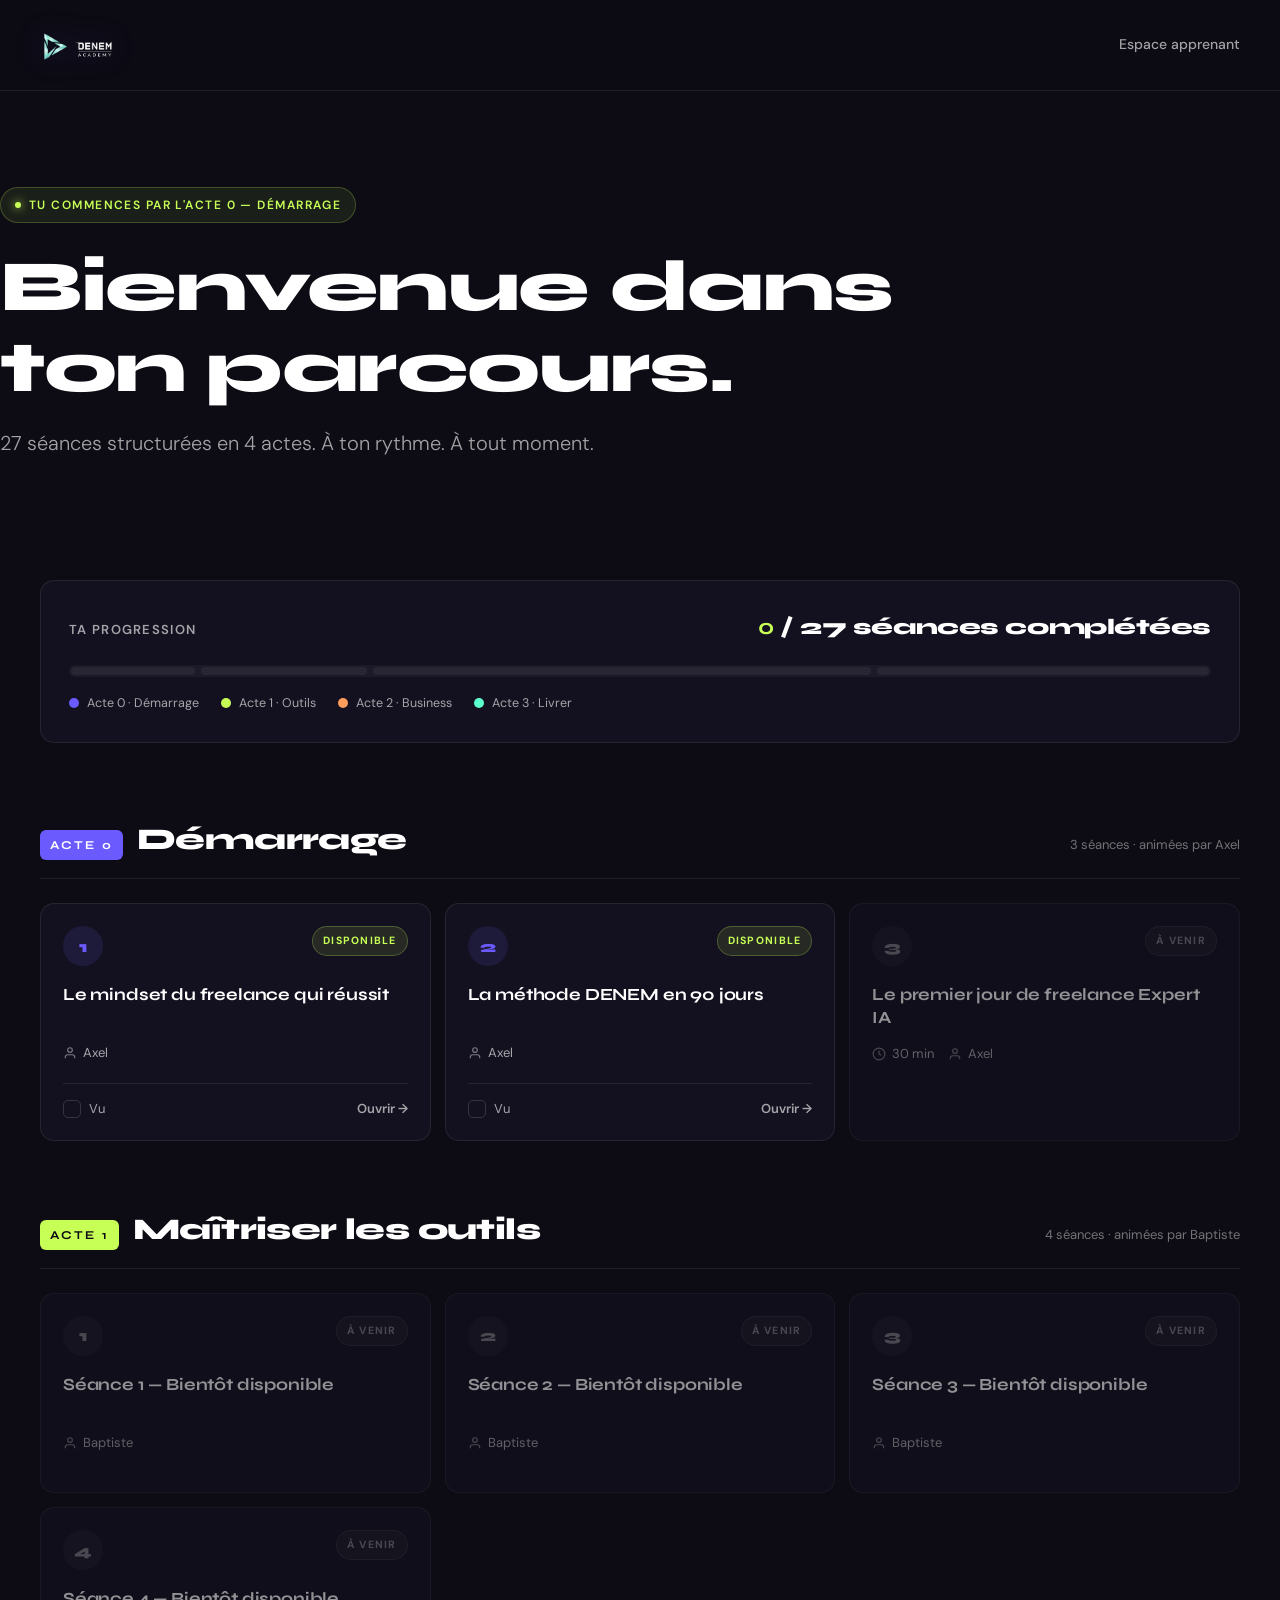
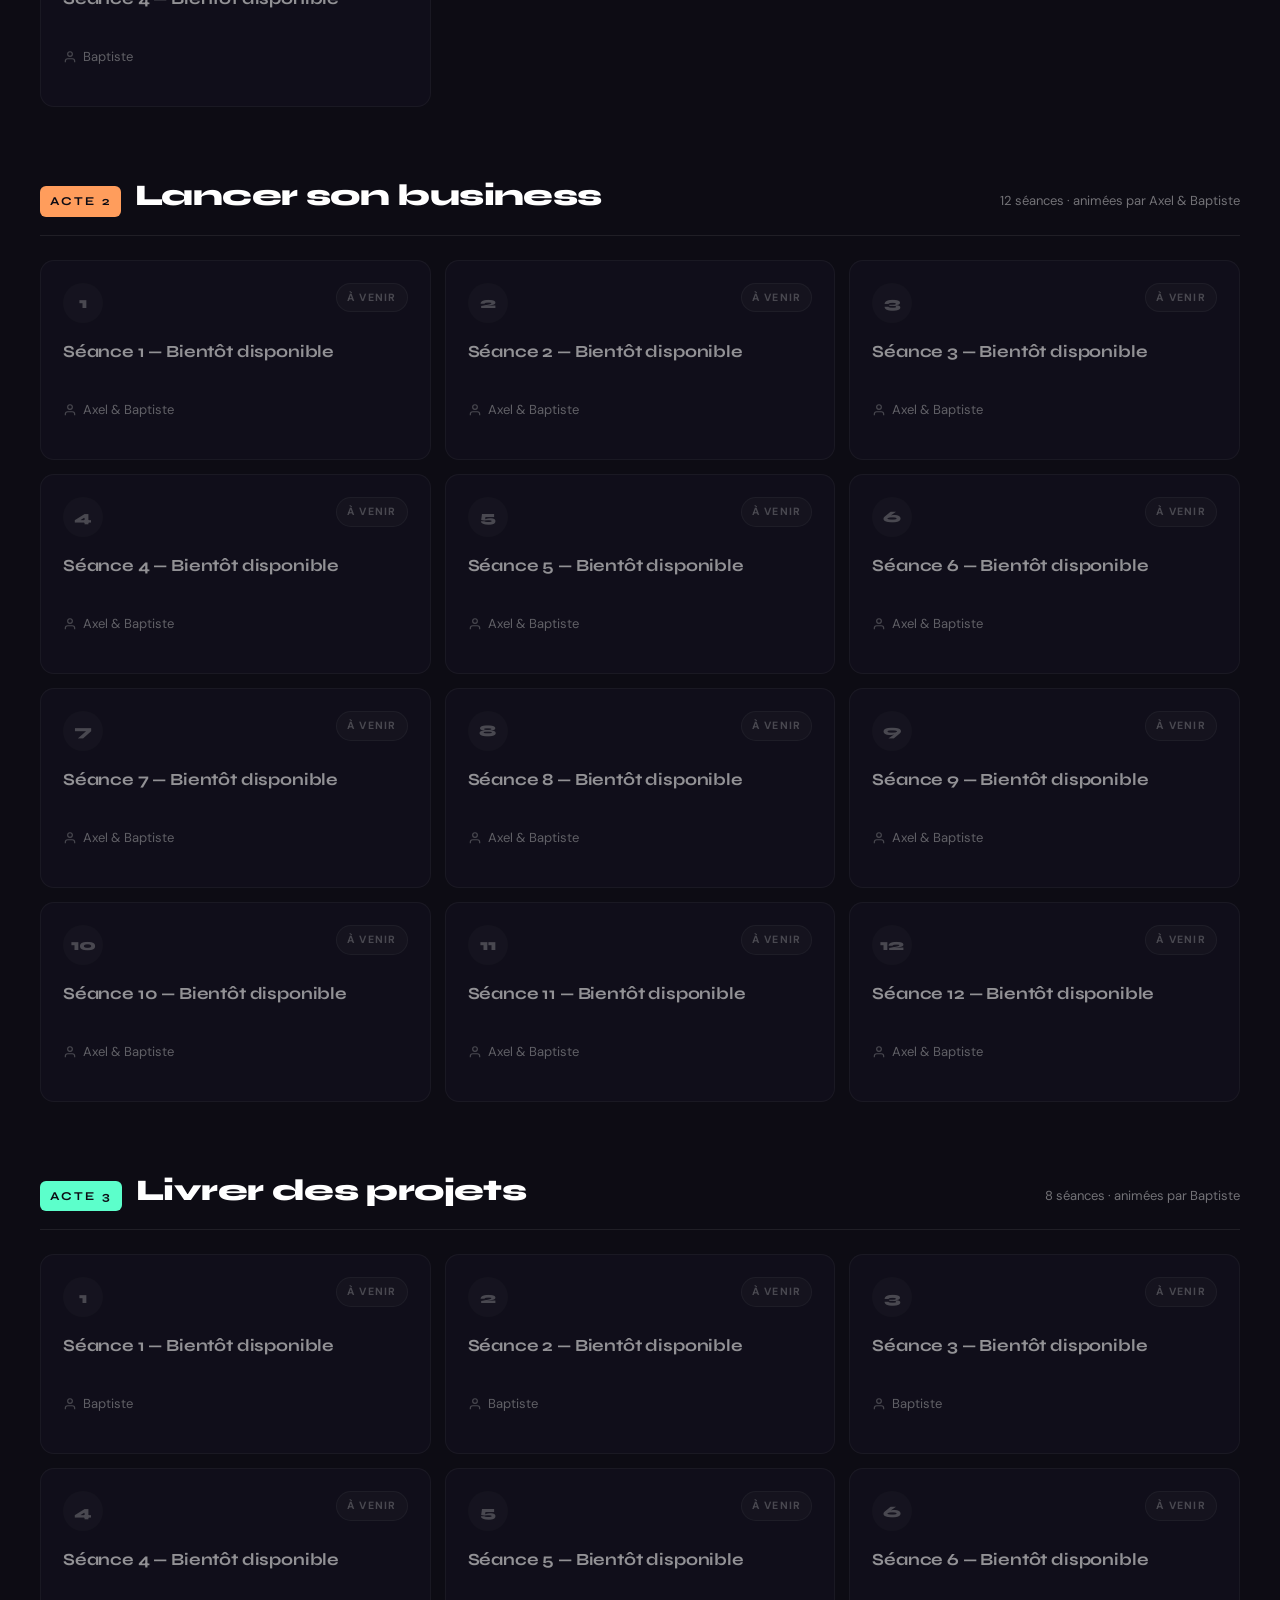
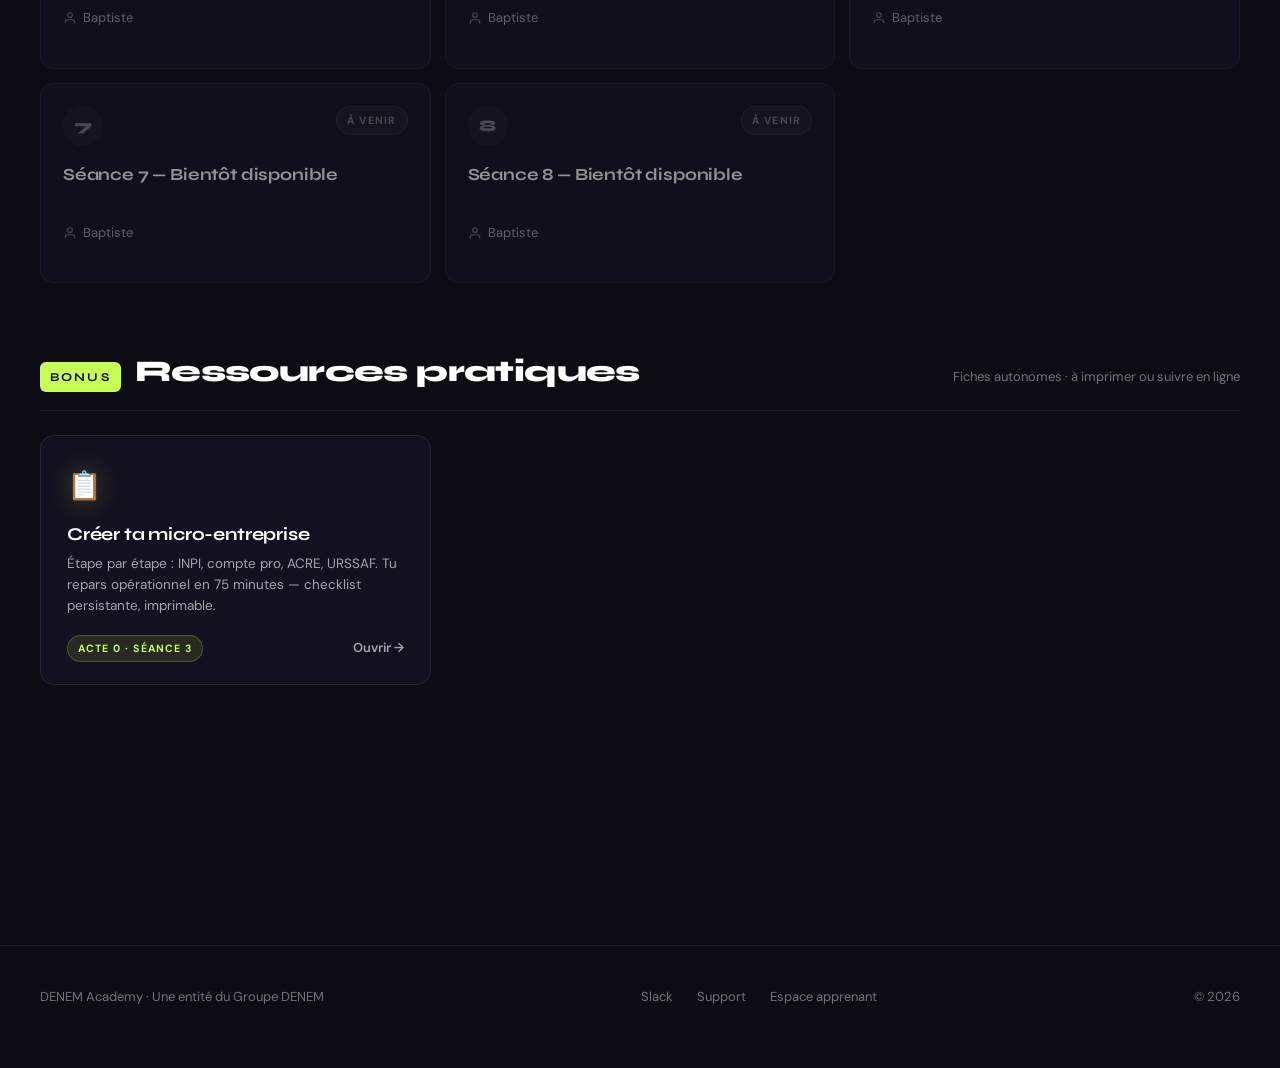
<file: index.html>
<!DOCTYPE html>
<html lang="fr">
<head>
<meta charset="UTF-8" />
<meta name="viewport" content="width=device-width, initial-scale=1" />
<title>DENEM Academy — Programme de formation Expert IA Freelance</title>
<meta name="description" content="Formation Expert IA Freelance · 27 séances structurées en 4 actes. À ton rythme. À tout moment." />
<link rel="preconnect" href="https://fonts.googleapis.com" />
<link rel="preconnect" href="https://fonts.gstatic.com" crossorigin />
<link rel="stylesheet" href="https://fonts.googleapis.com/css2?family=Syne:wght@700;800&family=DM+Sans:wght@300;400;500;700&display=swap" />
<link rel="stylesheet" href="assets/styles.css" />
</head>
<body>

<header class="site-header">
  <div class="header-inner">
    <a href="./" class="brand" aria-label="DENEM Academy — Accueil">
      <img src="assets/logo.png" alt="DENEM Academy" class="brand-logo" />
    </a>
    <nav class="header-nav">
      <a href="#" class="header-link">Espace apprenant</a>
    </nav>
  </div>
</header>

<main>
  <section class="container hero">
    <span class="hero-tag">Tu commences par l'Acte 0 — Démarrage</span>
    <h1>Bienvenue dans ton parcours.</h1>
    <p>27 séances structurées en 4 actes. À ton rythme. À tout moment.</p>
  </section>

  <section class="container">
    <div class="progression fade-up">
      <div class="progression-top">
        <span class="progression-label">Ta progression</span>
        <span class="progression-count" data-progress-counter><strong>0</strong> / 27 séances complétées</span>
      </div>
      <div class="progress-track">
        <div class="progress-segment" data-acte="0"><div class="fill"></div></div>
        <div class="progress-segment" data-acte="1"><div class="fill"></div></div>
        <div class="progress-segment" data-acte="2"><div class="fill"></div></div>
        <div class="progress-segment" data-acte="3"><div class="fill"></div></div>
      </div>
      <div class="progress-legend">
        <span class="legend-item" data-acte="0"><span class="dot"></span>Acte 0 · Démarrage</span>
        <span class="legend-item" data-acte="1"><span class="dot"></span>Acte 1 · Outils</span>
        <span class="legend-item" data-acte="2"><span class="dot"></span>Acte 2 · Business</span>
        <span class="legend-item" data-acte="3"><span class="dot"></span>Acte 3 · Livrer</span>
      </div>
    </div>
  </section>

  <section class="container">

    <!-- ACTE 0 -->
    <div class="acte-section fade-up" data-acte="0">
      <div class="acte-head">
        <div class="acte-head-left">
          <span class="acte-num">Acte 0</span>
          <h2 class="acte-title">Démarrage</h2>
        </div>
        <span class="acte-meta">3 séances · animées par Axel</span>
      </div>
      <div class="seance-grid">

        <a href="seances/acte-0-seance-1.html" class="seance-card" data-status="available" data-acte="0" data-seance-id="acte-0-seance-1">
          <div class="card-top">
            <div class="card-num">1</div>
            <span class="card-status" data-status="available">Disponible</span>
          </div>
          <h3 class="card-title">Le mindset du freelance qui réussit</h3>
          <div class="card-meta">
            <span class="card-meta-item">
              <svg width="14" height="14" viewBox="0 0 24 24" fill="none" stroke="currentColor" stroke-width="2"><path d="M20 21v-2a4 4 0 0 0-4-4H8a4 4 0 0 0-4 4v2"/><circle cx="12" cy="7" r="4"/></svg>
              Axel
            </span>
          </div>
          <div class="card-foot">
            <label class="card-checkbox">
              <input type="checkbox" data-seance-id="acte-0-seance-1" />
              <span class="checkbox-visual">
                <svg width="11" height="11" viewBox="0 0 24 24" fill="none" stroke="currentColor" stroke-width="3.5" stroke-linecap="round" stroke-linejoin="round"><polyline points="20 6 9 17 4 12"/></svg>
              </span>
              Vu
            </label>
            <span class="card-cta">Ouvrir →</span>
          </div>
        </a>

        <a href="seances/acte-0-seance-2.html" class="seance-card" data-status="available" data-acte="0" data-seance-id="acte-0-seance-2">
          <div class="card-top">
            <div class="card-num">2</div>
            <span class="card-status" data-status="available">Disponible</span>
          </div>
          <h3 class="card-title">La méthode DENEM en 90 jours</h3>
          <div class="card-meta">
            <span class="card-meta-item">
              <svg width="14" height="14" viewBox="0 0 24 24" fill="none" stroke="currentColor" stroke-width="2"><path d="M20 21v-2a4 4 0 0 0-4-4H8a4 4 0 0 0-4 4v2"/><circle cx="12" cy="7" r="4"/></svg>
              Axel
            </span>
          </div>
          <div class="card-foot">
            <label class="card-checkbox">
              <input type="checkbox" data-seance-id="acte-0-seance-2" />
              <span class="checkbox-visual">
                <svg width="11" height="11" viewBox="0 0 24 24" fill="none" stroke="currentColor" stroke-width="3.5" stroke-linecap="round" stroke-linejoin="round"><polyline points="20 6 9 17 4 12"/></svg>
              </span>
              Vu
            </label>
            <span class="card-cta">Ouvrir →</span>
          </div>
        </a>

        <div class="seance-card" data-status="soon" data-acte="0" data-seance-id="acte-0-seance-3">
          <div class="card-top">
            <div class="card-num">3</div>
            <span class="card-status" data-status="soon">À venir</span>
          </div>
          <h3 class="card-title">Le premier jour de freelance Expert IA</h3>
          <div class="card-meta">
            <span class="card-meta-item">
              <svg width="14" height="14" viewBox="0 0 24 24" fill="none" stroke="currentColor" stroke-width="2"><circle cx="12" cy="12" r="10"/><polyline points="12 6 12 12 16 14"/></svg>
              30 min
            </span>
            <span class="card-meta-item">
              <svg width="14" height="14" viewBox="0 0 24 24" fill="none" stroke="currentColor" stroke-width="2"><path d="M20 21v-2a4 4 0 0 0-4-4H8a4 4 0 0 0-4 4v2"/><circle cx="12" cy="7" r="4"/></svg>
              Axel
            </span>
          </div>
        </div>

      </div>
    </div>

    <!-- ACTE 1 -->
    <div class="acte-section fade-up" data-acte="1">
      <div class="acte-head">
        <div class="acte-head-left">
          <span class="acte-num">Acte 1</span>
          <h2 class="acte-title">Maîtriser les outils</h2>
        </div>
        <span class="acte-meta">4 séances · animées par Baptiste</span>
      </div>
      <div class="seance-grid" data-placeholders="acte-1" data-count="4" data-host="Baptiste"></div>
    </div>

    <!-- ACTE 2 -->
    <div class="acte-section fade-up" data-acte="2">
      <div class="acte-head">
        <div class="acte-head-left">
          <span class="acte-num">Acte 2</span>
          <h2 class="acte-title">Lancer son business</h2>
        </div>
        <span class="acte-meta">12 séances · animées par Axel & Baptiste</span>
      </div>
      <div class="seance-grid" data-placeholders="acte-2" data-count="12" data-host="Axel & Baptiste"></div>
    </div>

    <!-- ACTE 3 -->
    <div class="acte-section fade-up" data-acte="3">
      <div class="acte-head">
        <div class="acte-head-left">
          <span class="acte-num">Acte 3</span>
          <h2 class="acte-title">Livrer des projets</h2>
        </div>
        <span class="acte-meta">8 séances · animées par Baptiste</span>
      </div>
      <div class="seance-grid" data-placeholders="acte-3" data-count="8" data-host="Baptiste"></div>
    </div>

    <!-- RESSOURCES PRATIQUES -->
    <div class="ressources-home fade-up" id="ressources">
      <div class="acte-head">
        <div class="acte-head-left">
          <span class="acte-num" style="background: var(--secondary); color: var(--bg);">Bonus</span>
          <h2 class="acte-title">Ressources pratiques</h2>
        </div>
        <span class="acte-meta">Fiches autonomes · à imprimer ou suivre en ligne</span>
      </div>
      <div class="ressources-grid">
        <a href="ressources/creation-microentreprise.html" class="ressource-home-card">
          <span class="ressource-home-icon">📋</span>
          <h3>Créer ta micro-entreprise</h3>
          <p>Étape par étape : INPI, compte pro, ACRE, URSSAF. Tu repars opérationnel en 75 minutes — checklist persistante, imprimable.</p>
          <div class="ressource-home-card-foot">
            <span class="ressource-home-badge">Acte 0 · Séance 3</span>
            <span class="ressource-home-cta">Ouvrir →</span>
          </div>
        </a>
      </div>
    </div>

  </section>
</main>

<footer class="site-footer">
  <div class="footer-inner">
    <span>DENEM Academy · Une entité du Groupe DENEM</span>
    <nav class="footer-links">
      <a href="#">Slack</a>
      <a href="mailto:contact@denemacademy.fr">Support</a>
      <a href="#">Espace apprenant</a>
    </nav>
    <span>© 2026</span>
  </div>
</footer>

<script>
/* Generate "À venir" placeholder cards for actes 1/2/3 */
(function () {
  const acteData = {
    'acte-1': { actNum: 1 },
    'acte-2': { actNum: 2 },
    'acte-3': { actNum: 3 }
  };
  document.querySelectorAll('[data-placeholders]').forEach((grid) => {
    const key = grid.dataset.placeholders;
    const count = parseInt(grid.dataset.count, 10);
    const host = grid.dataset.host;
    const actNum = acteData[key].actNum;
    let html = '';
    for (let i = 1; i <= count; i++) {
      html += `
      <div class="seance-card" data-status="soon" data-acte="${actNum}" data-seance-id="acte-${actNum}-seance-${i}">
        <div class="card-top">
          <div class="card-num">${i}</div>
          <span class="card-status" data-status="soon">À venir</span>
        </div>
        <h3 class="card-title">Séance ${i} — Bientôt disponible</h3>
        <div class="card-meta">
          <span class="card-meta-item">
            <svg width="14" height="14" viewBox="0 0 24 24" fill="none" stroke="currentColor" stroke-width="2"><path d="M20 21v-2a4 4 0 0 0-4-4H8a4 4 0 0 0-4 4v2"/><circle cx="12" cy="7" r="4"/></svg>
            ${host}
          </span>
        </div>
      </div>`;
    }
    grid.innerHTML = html;
  });
})();
</script>
<script src="assets/script.js"></script>
</body>
</html>
</file>
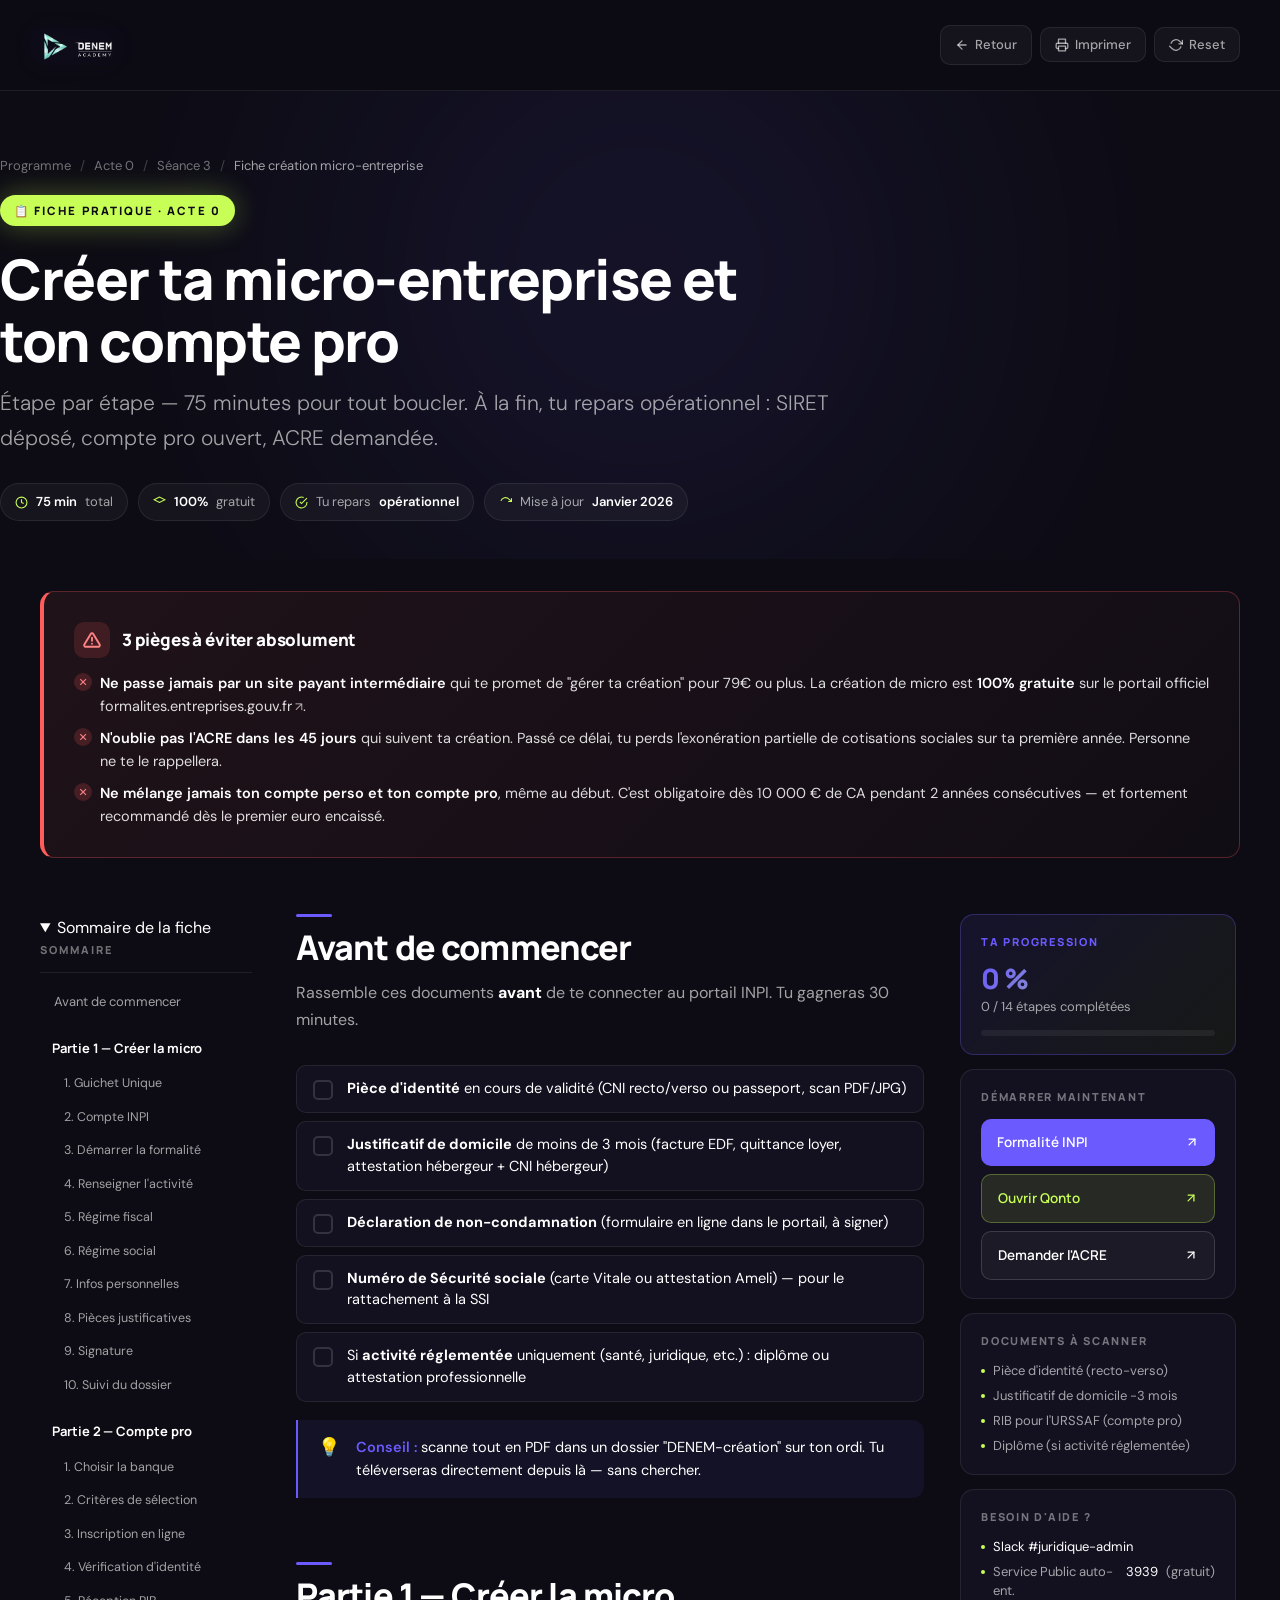
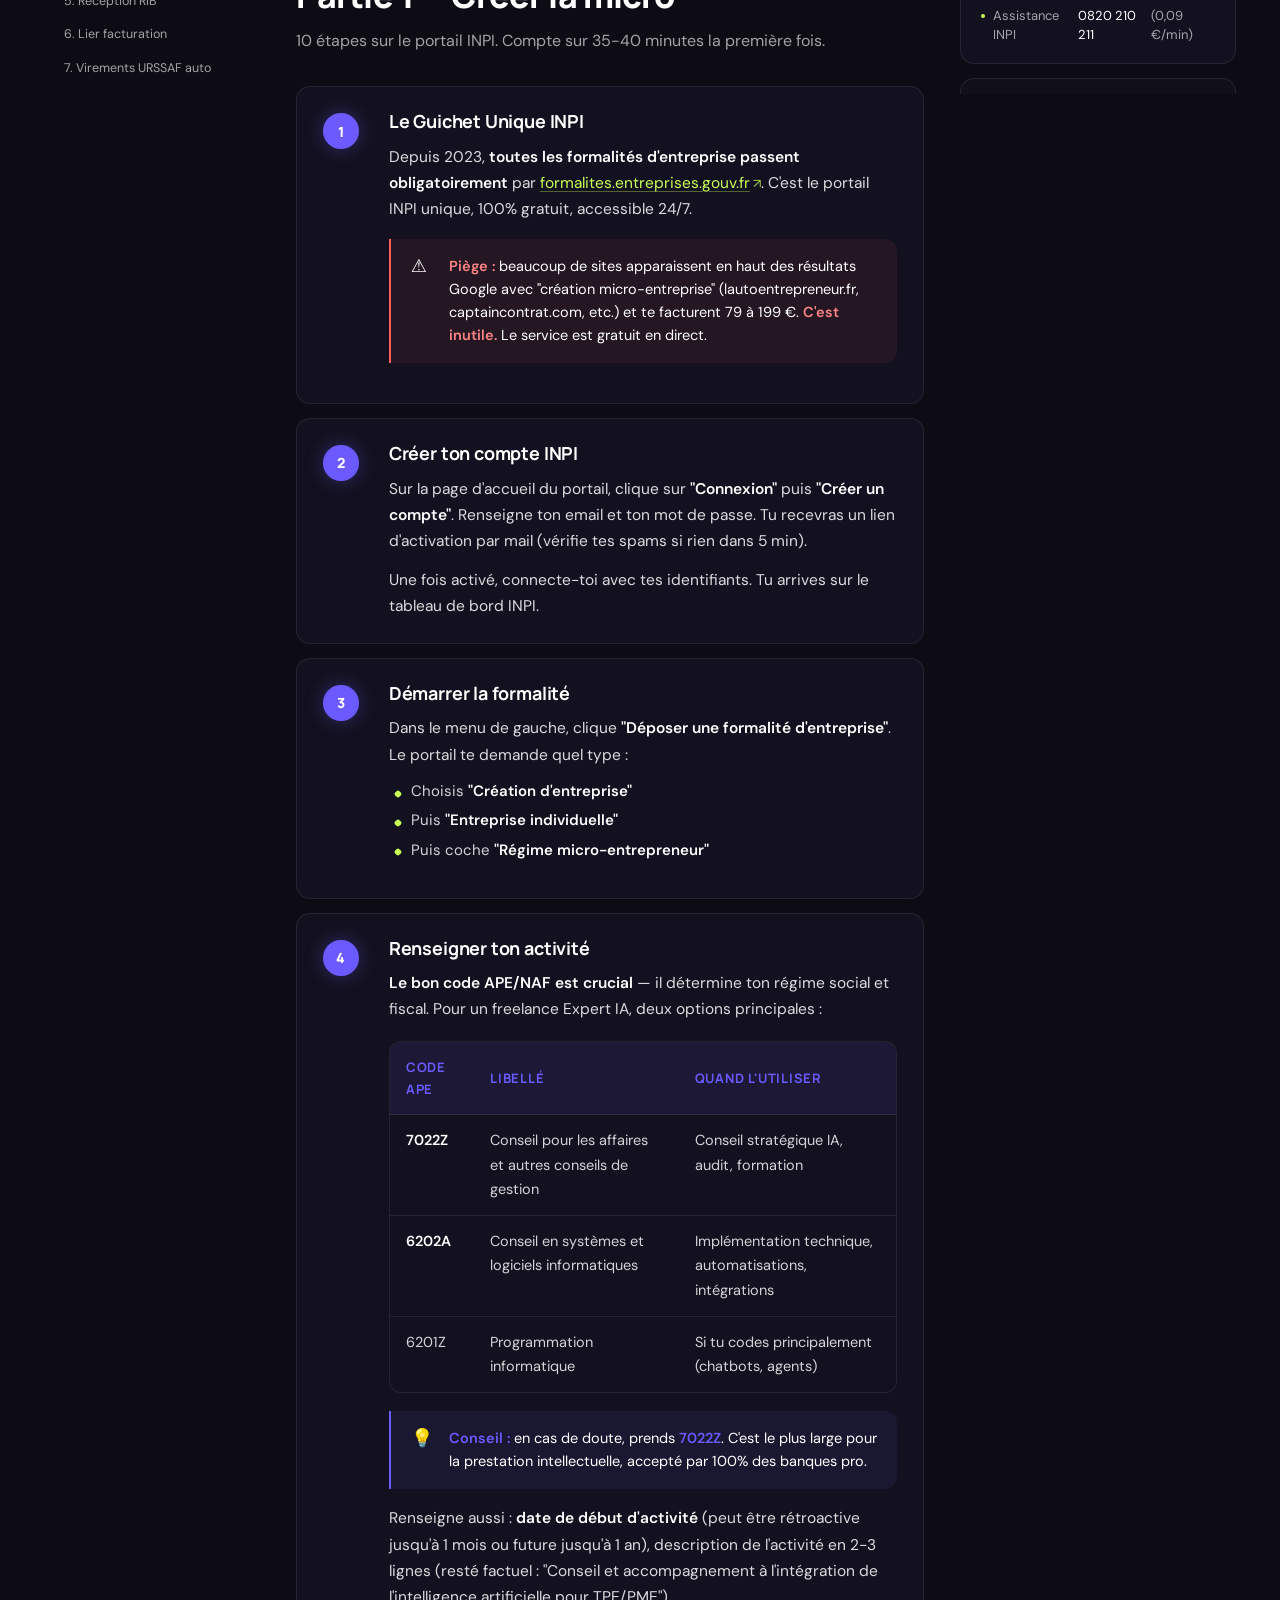
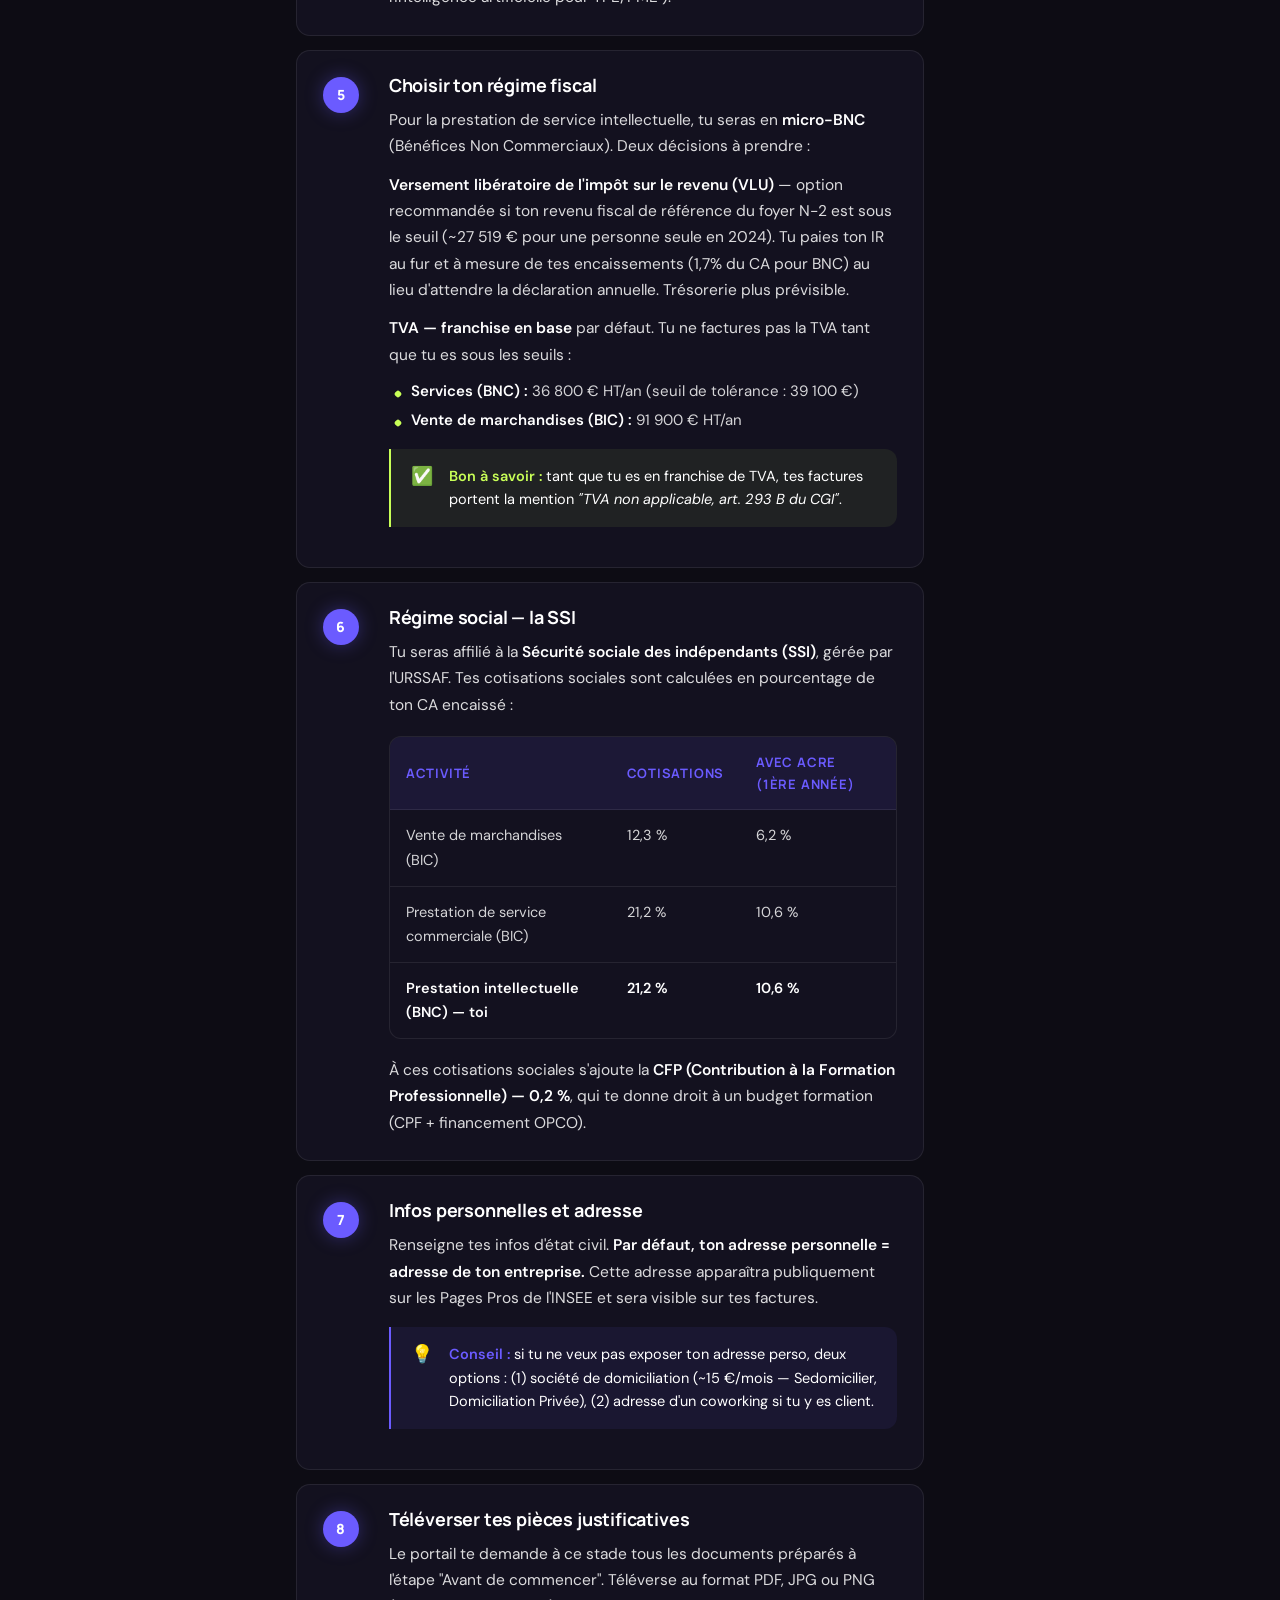
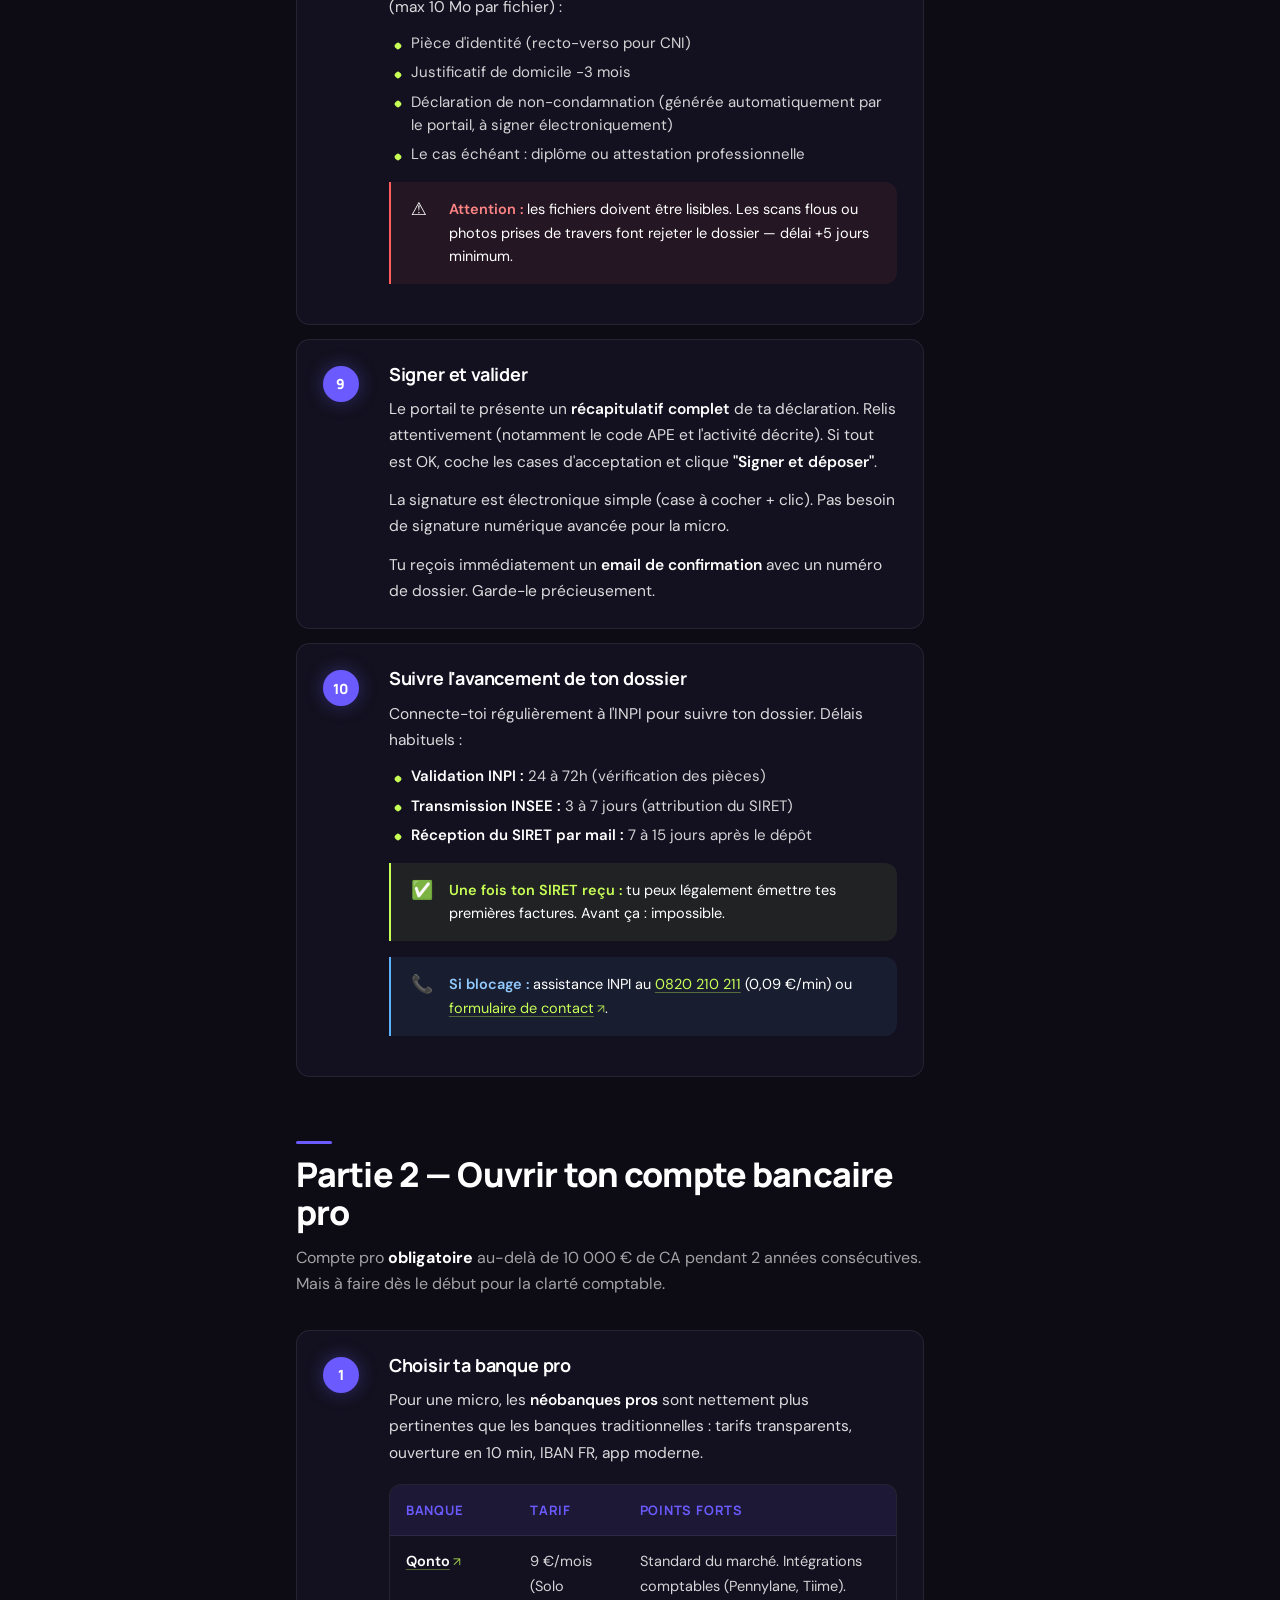
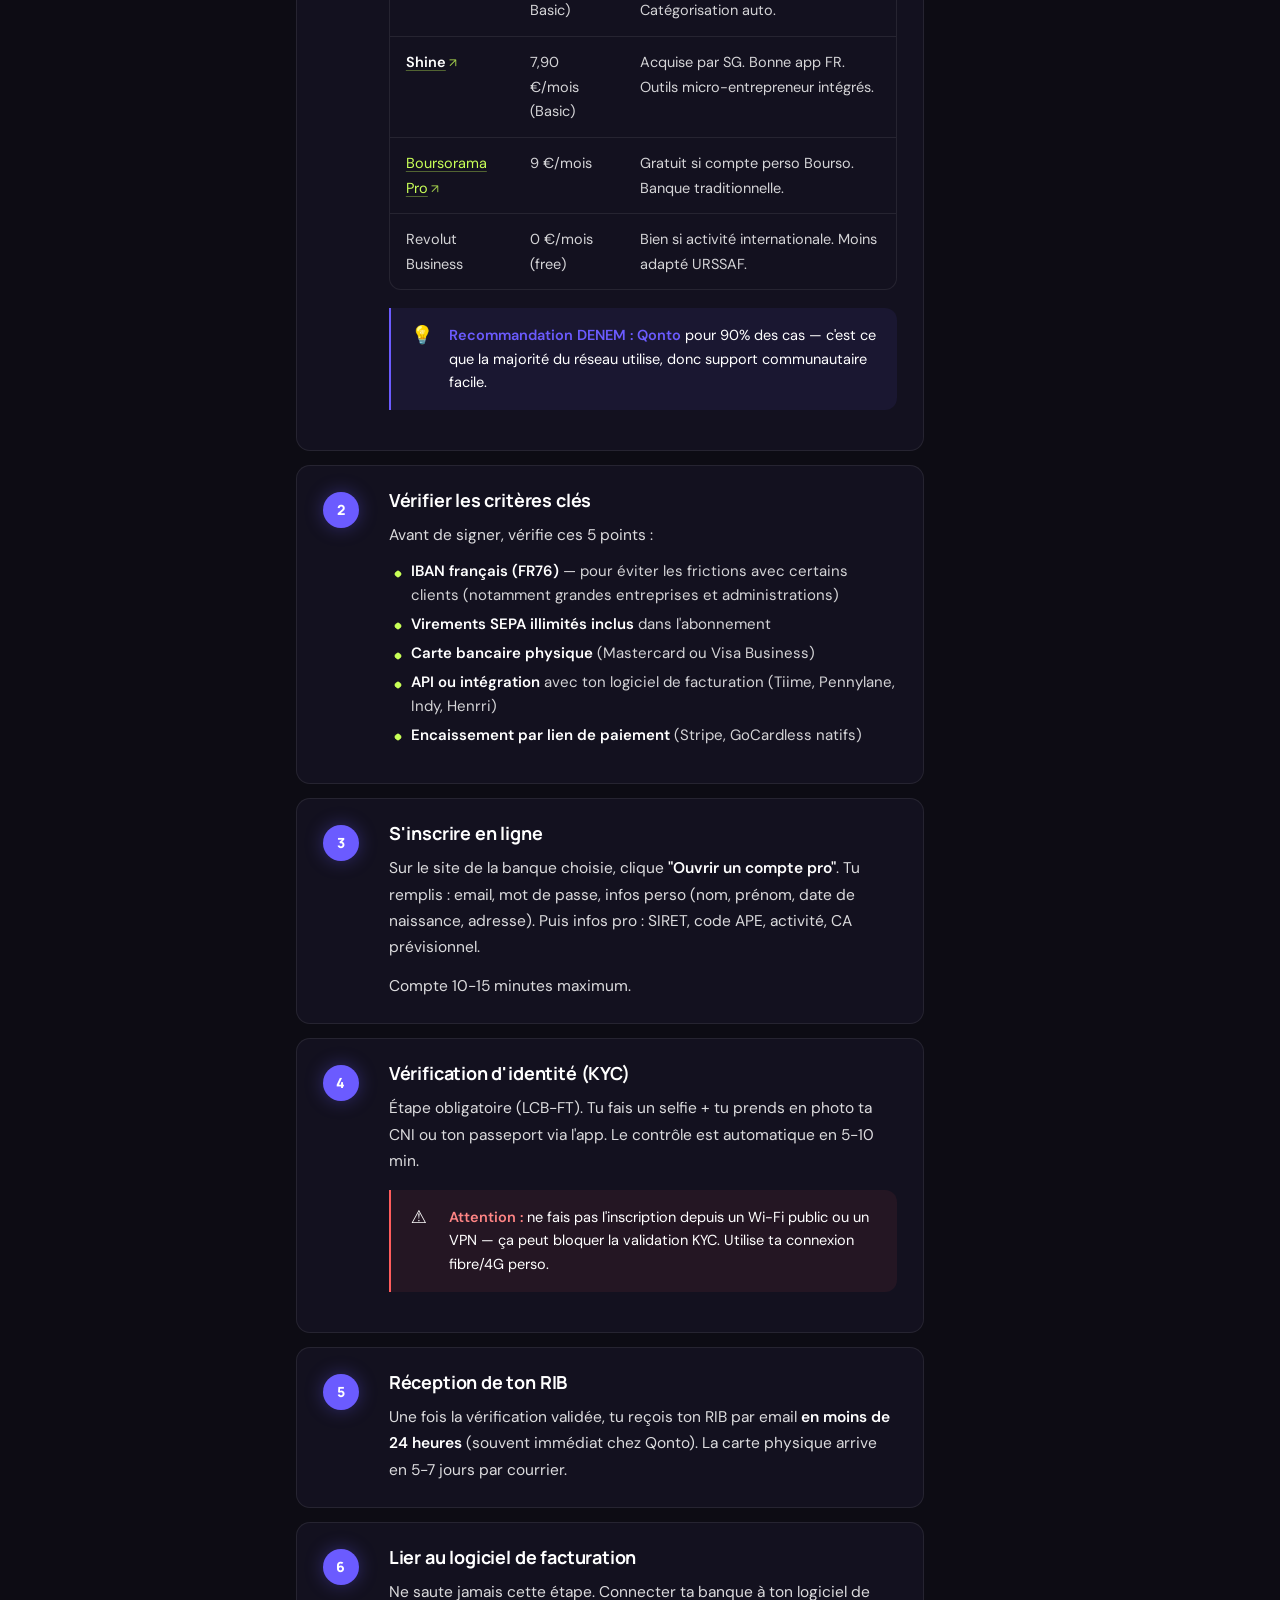
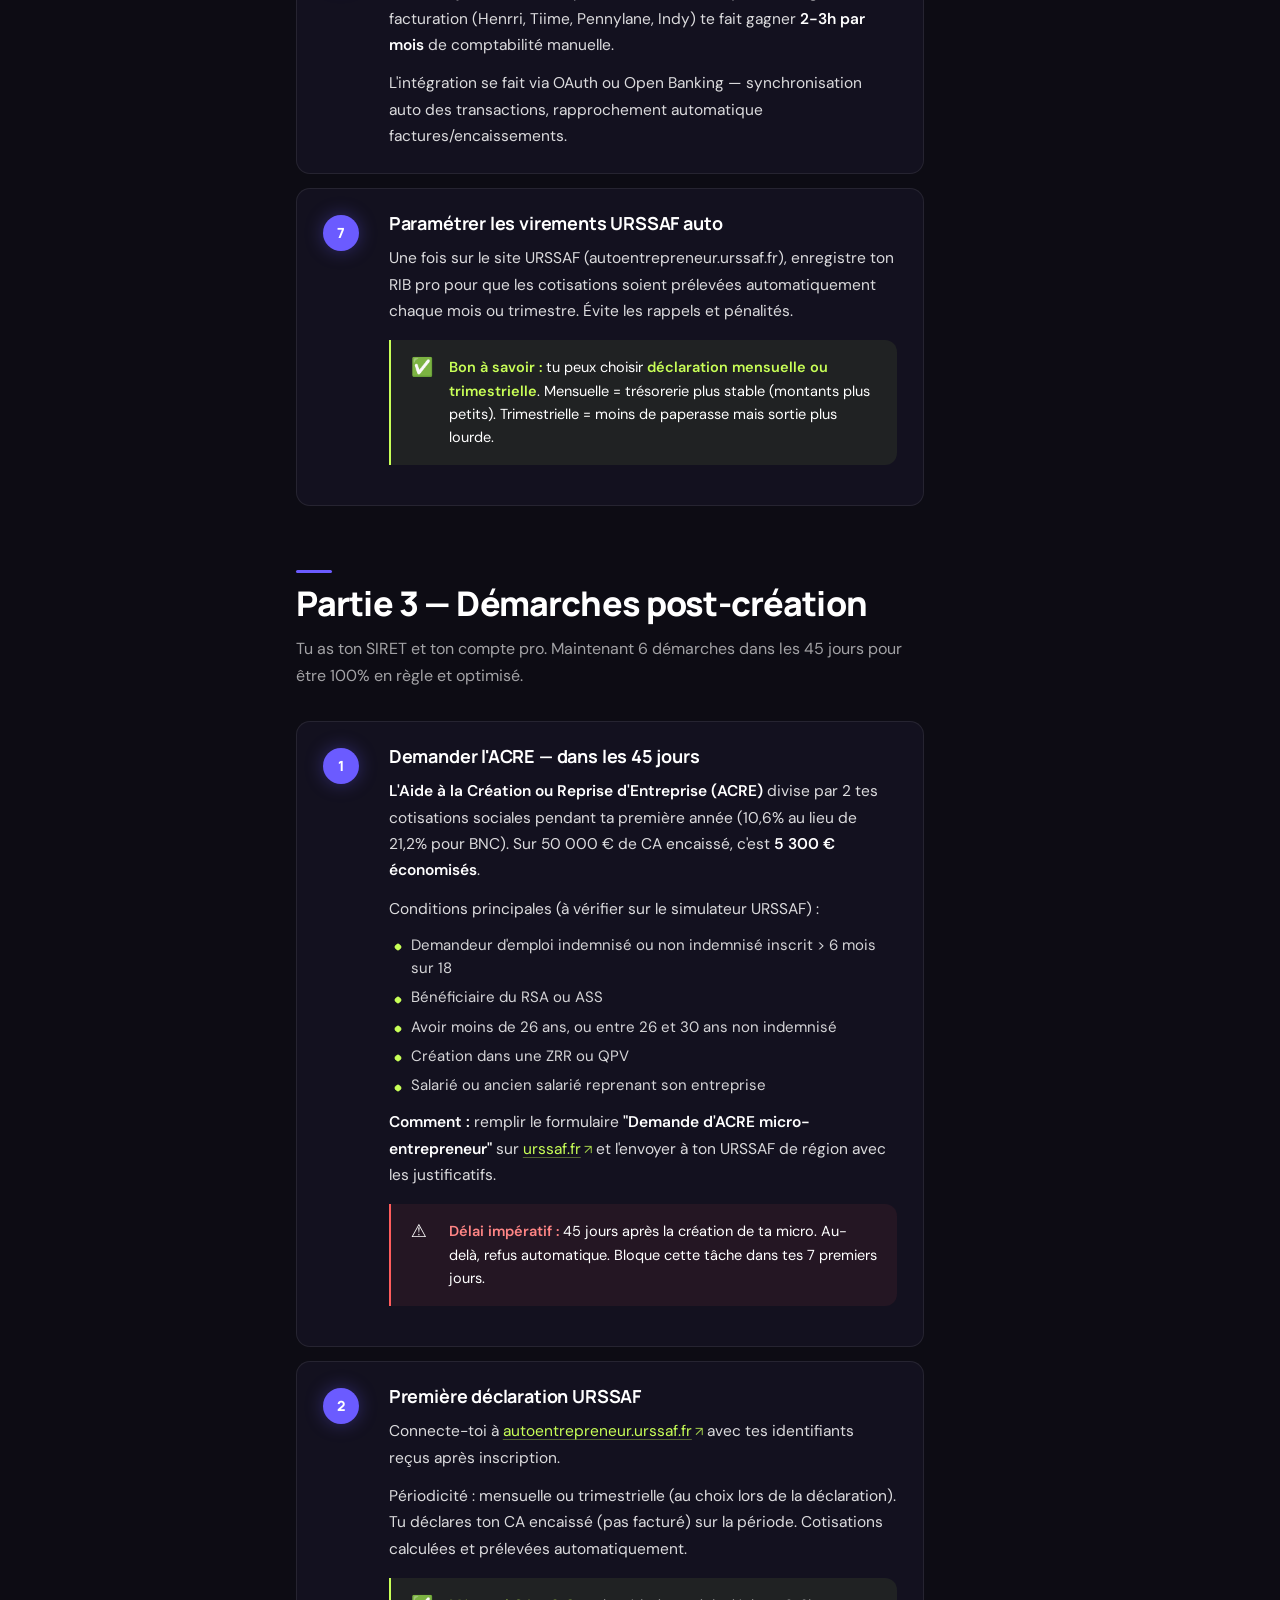
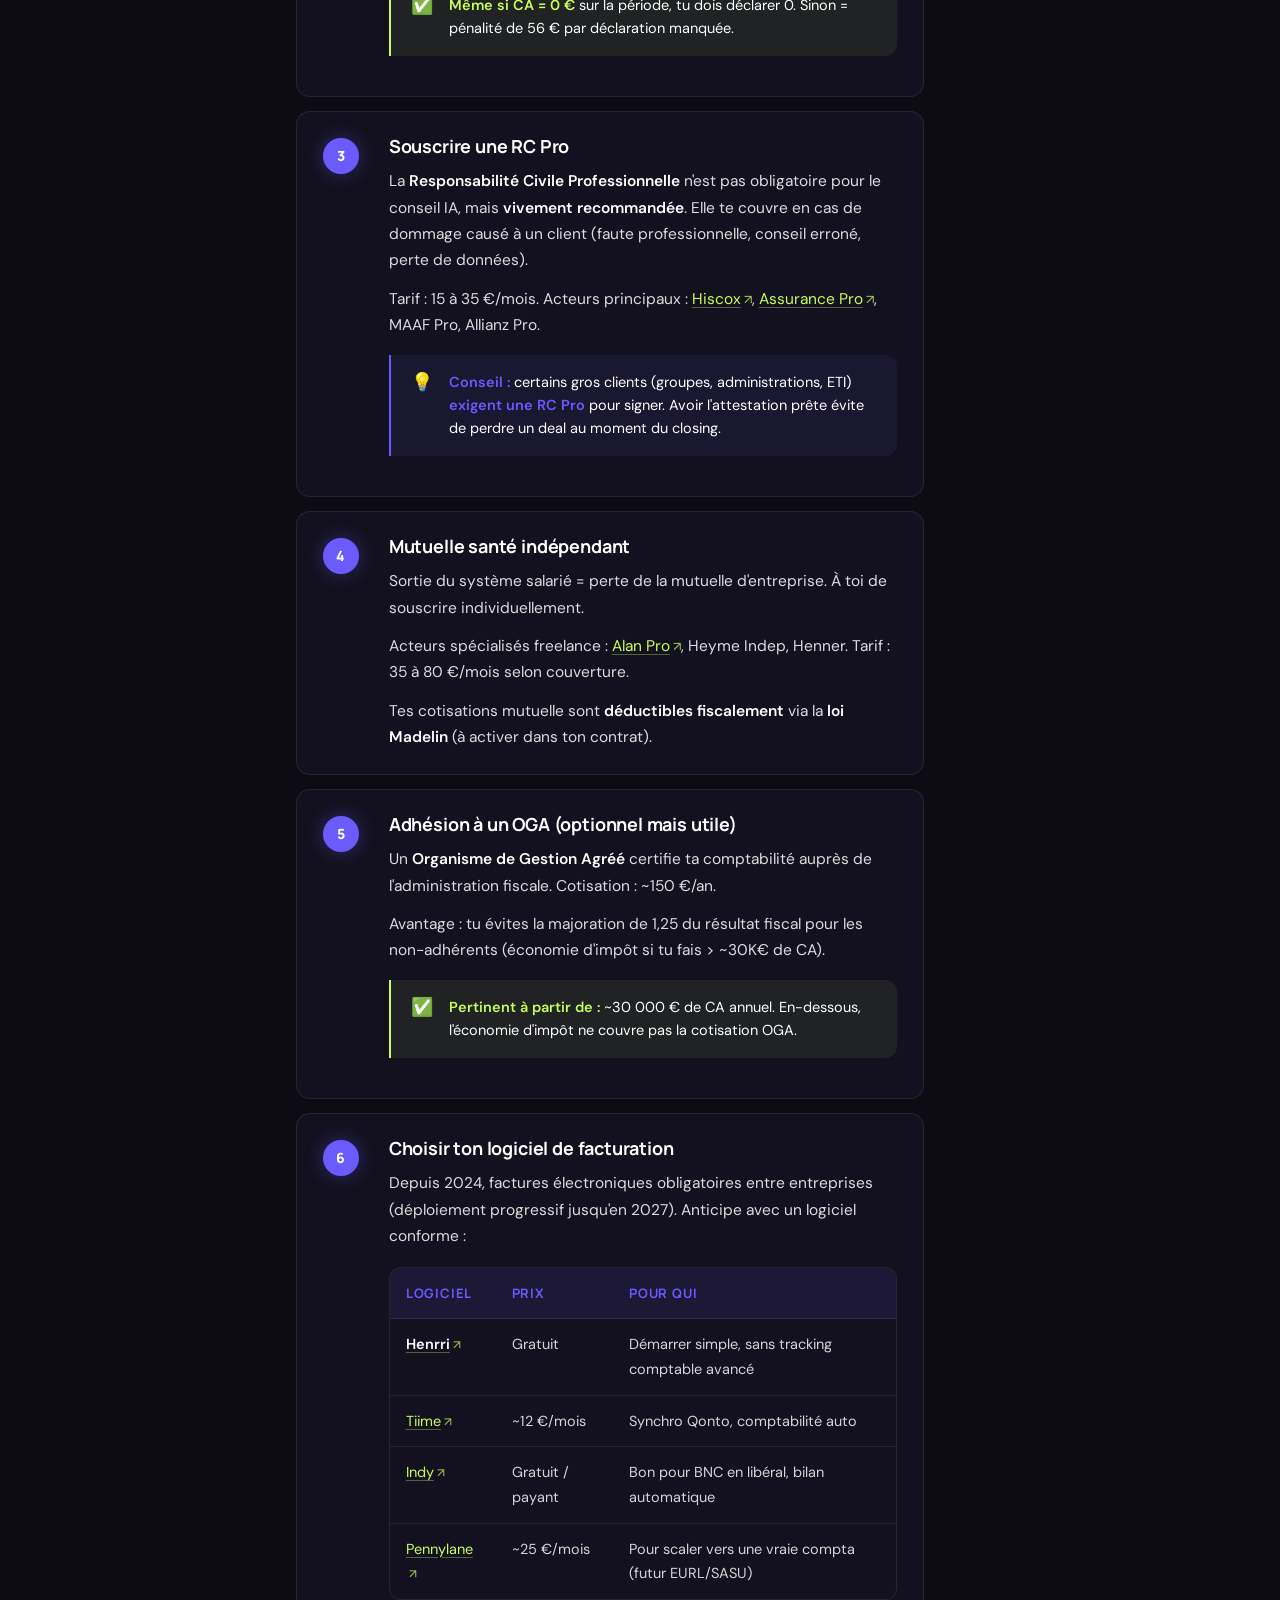
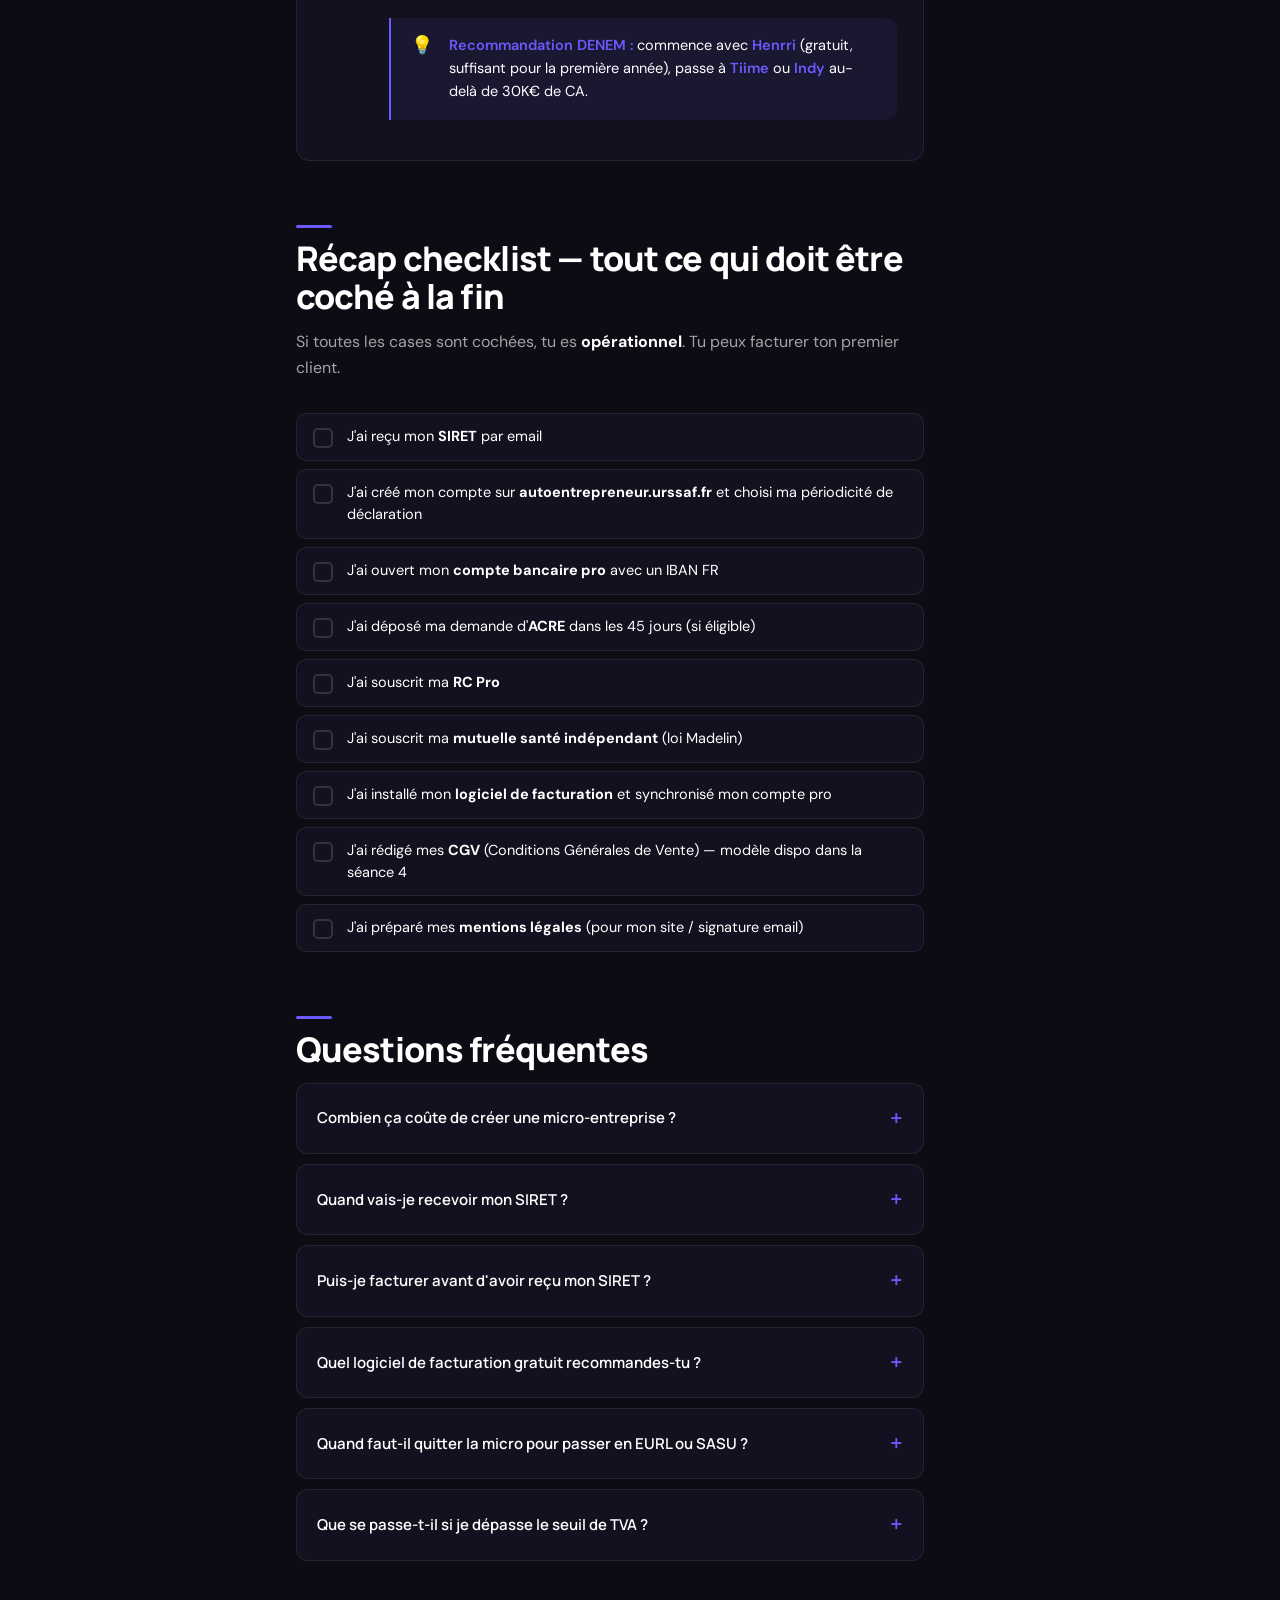
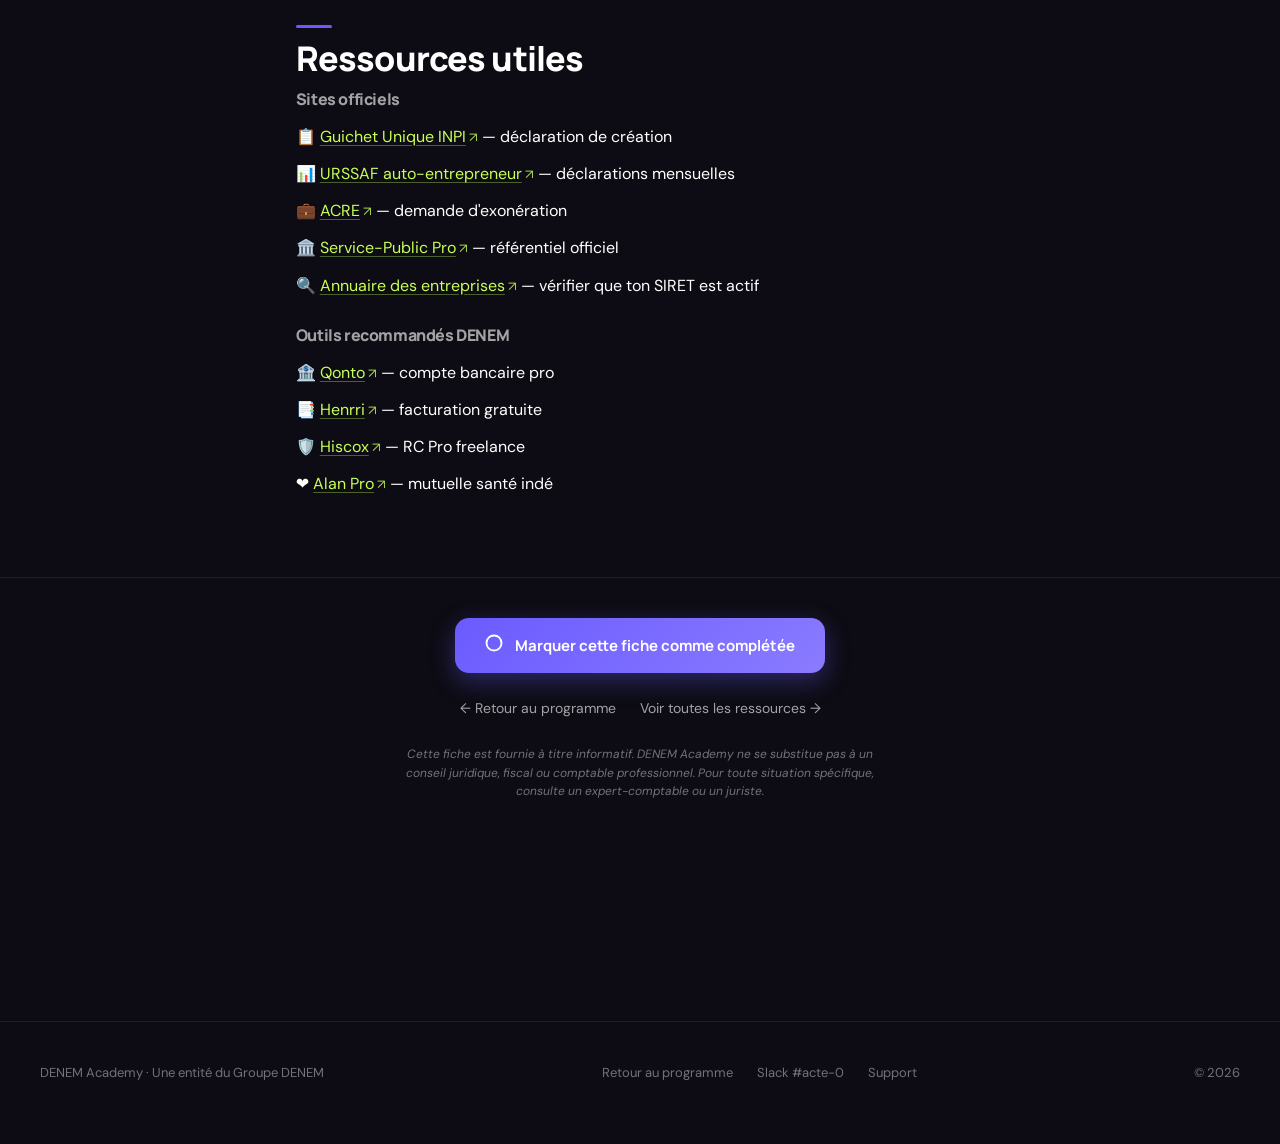
<file: ressources/creation-microentreprise.html>
<!DOCTYPE html>
<html lang="fr">
<head>
<meta charset="UTF-8" />
<meta name="viewport" content="width=device-width, initial-scale=1" />
<title>Créer ta micro-entreprise et ton compte pro · Fiche pratique · DENEM Academy</title>
<meta name="description" content="Étape par étape — déclaration INPI, compte bancaire pro, ACRE, URSSAF. 75 minutes pour tout boucler. Checklist persistante." />
<link rel="preconnect" href="https://fonts.googleapis.com" />
<link rel="preconnect" href="https://fonts.gstatic.com" crossorigin />
<link rel="stylesheet" href="https://fonts.googleapis.com/css2?family=Manrope:wght@400;500;600;700;800&family=DM+Sans:wght@300;400;500;700&family=Syne:wght@700;800&display=swap" />
<link rel="stylesheet" href="../assets/styles.css" />
<link rel="stylesheet" href="../assets/ressource.css" />
</head>
<body data-fiche-id="microentreprise" class="ressource-page">

<div class="scroll-progress"><div class="scroll-progress-fill"></div></div>

<header class="site-header">
  <div class="header-inner">
    <a href="../" class="brand" aria-label="DENEM Academy — Accueil">
      <img src="../assets/logo.png" alt="DENEM Academy" class="brand-logo" />
    </a>
    <div class="ressource-actions">
      <a href="../seances/acte-0-seance-1.html" class="ressource-action-btn" title="Retour à la séance 3 (à venir, lien vers la séance 1)">
        <svg width="14" height="14" viewBox="0 0 24 24" fill="none" stroke="currentColor" stroke-width="2.2" stroke-linecap="round" stroke-linejoin="round"><line x1="19" y1="12" x2="5" y2="12"/><polyline points="12 19 5 12 12 5"/></svg>
        <span>Retour</span>
      </a>
      <button class="ressource-action-btn" data-print title="Imprimer cette fiche">
        <svg width="14" height="14" viewBox="0 0 24 24" fill="none" stroke="currentColor" stroke-width="2.2" stroke-linecap="round" stroke-linejoin="round"><polyline points="6 9 6 2 18 2 18 9"/><path d="M6 18H4a2 2 0 0 1-2-2v-5a2 2 0 0 1 2-2h16a2 2 0 0 1 2 2v5a2 2 0 0 1-2 2h-2"/><rect x="6" y="14" width="12" height="8"/></svg>
        <span>Imprimer</span>
      </button>
      <button class="ressource-action-btn" data-reset-checks title="Réinitialiser ma progression">
        <svg width="14" height="14" viewBox="0 0 24 24" fill="none" stroke="currentColor" stroke-width="2.2" stroke-linecap="round" stroke-linejoin="round"><polyline points="23 4 23 10 17 10"/><path d="M3.51 9a9 9 0 0 1 14.85-3.36L23 10M1 14l4.64 4.36A9 9 0 0 0 20.49 15"/></svg>
        <span>Reset</span>
      </button>
    </div>
  </div>
</header>

<main class="fiche-page">

  <!-- ============= HERO ============= -->
  <section class="container fiche-hero">
    <div style="font-size: 13px; color: var(--text-mute); margin-bottom: 18px;">
      <a href="../" style="color: inherit;">Programme</a>
      <span style="margin: 0 6px; opacity: 0.5;">/</span>
      <span>Acte 0</span>
      <span style="margin: 0 6px; opacity: 0.5;">/</span>
      <span>Séance 3</span>
      <span style="margin: 0 6px; opacity: 0.5;">/</span>
      <span style="color: var(--text-dim);">Fiche création micro-entreprise</span>
    </div>
    <span class="fiche-tag">📋 Fiche pratique · Acte 0</span>
    <h1 class="fiche-title">Créer ta micro-entreprise et ton compte pro</h1>
    <p class="fiche-subtitle">Étape par étape — 75 minutes pour tout boucler. À la fin, tu repars opérationnel : SIRET déposé, compte pro ouvert, ACRE demandée.</p>
    <div class="fiche-meta-row">
      <span class="fiche-meta-pill">
        <svg width="13" height="13" viewBox="0 0 24 24" fill="none" stroke="currentColor" stroke-width="2"><circle cx="12" cy="12" r="10"/><polyline points="12 6 12 12 16 14"/></svg>
        <strong>75 min</strong> total
      </span>
      <span class="fiche-meta-pill">
        <svg width="13" height="13" viewBox="0 0 24 24" fill="none" stroke="currentColor" stroke-width="2"><path d="M12 2L2 7l10 5 10-5-10-5z"/></svg>
        <strong>100%</strong> gratuit
      </span>
      <span class="fiche-meta-pill">
        <svg width="13" height="13" viewBox="0 0 24 24" fill="none" stroke="currentColor" stroke-width="2"><polyline points="22 4 12 14.01 9 11.01"/><path d="M22 11.08V12a10 10 0 1 1-5.93-9.14"/></svg>
        Tu repars <strong>opérationnel</strong>
      </span>
      <span class="fiche-meta-pill">
        <svg width="13" height="13" viewBox="0 0 24 24" fill="none" stroke="currentColor" stroke-width="2"><polyline points="23 4 23 10 17 10"/><path d="M3.51 9a9 9 0 0 1 14.85-3.36L23 10"/></svg>
        Mise à jour <strong>Janvier 2026</strong>
      </span>
    </div>
  </section>

  <!-- ============= ALERT 3 PIÈGES ============= -->
  <section class="container">
    <div class="fiche-alert">
      <div class="fiche-alert-head">
        <div class="fiche-alert-icon">
          <svg width="18" height="18" viewBox="0 0 24 24" fill="none" stroke="currentColor" stroke-width="2.5" stroke-linecap="round" stroke-linejoin="round"><path d="M10.29 3.86L1.82 18a2 2 0 0 0 1.71 3h16.94a2 2 0 0 0 1.71-3L13.71 3.86a2 2 0 0 0-3.42 0z"/><line x1="12" y1="9" x2="12" y2="13"/><line x1="12" y1="17" x2="12.01" y2="17"/></svg>
        </div>
        <div class="fiche-alert-title">3 pièges à éviter absolument</div>
      </div>
      <ul>
        <li><strong>Ne passe jamais par un site payant intermédiaire</strong> qui te promet de "gérer ta création" pour 79€ ou plus. La création de micro est <strong>100% gratuite</strong> sur le portail officiel <a href="https://formalites.entreprises.gouv.fr" class="ext" target="_blank" rel="noopener noreferrer">formalites.entreprises.gouv.fr</a>.</li>
        <li><strong>N'oublie pas l'ACRE dans les 45 jours</strong> qui suivent ta création. Passé ce délai, tu perds l'exonération partielle de cotisations sociales sur ta première année. Personne ne te le rappellera.</li>
        <li><strong>Ne mélange jamais ton compte perso et ton compte pro</strong>, même au début. C'est obligatoire dès 10 000 € de CA pendant 2 années consécutives — et fortement recommandé dès le premier euro encaissé.</li>
      </ul>
    </div>
  </section>

  <!-- ============= LAYOUT 3 COL ============= -->
  <div class="container fiche-layout">

    <!-- ===== SOMMAIRE (left sticky) ===== -->
    <details class="fiche-sommaire" open>
      <summary>Sommaire de la fiche</summary>
      <div class="sommaire-title">Sommaire</div>
      <ul class="sommaire-list">
        <li><a href="#documents">Avant de commencer</a></li>

        <li class="group">Partie 1 — Créer la micro</li>
        <li><a href="#etape-1" class="sub">1. Guichet Unique</a></li>
        <li><a href="#etape-2" class="sub">2. Compte INPI</a></li>
        <li><a href="#etape-3" class="sub">3. Démarrer la formalité</a></li>
        <li><a href="#etape-4" class="sub">4. Renseigner l'activité</a></li>
        <li><a href="#etape-5" class="sub">5. Régime fiscal</a></li>
        <li><a href="#etape-6" class="sub">6. Régime social</a></li>
        <li><a href="#etape-7" class="sub">7. Infos personnelles</a></li>
        <li><a href="#etape-8" class="sub">8. Pièces justificatives</a></li>
        <li><a href="#etape-9" class="sub">9. Signature</a></li>
        <li><a href="#etape-10" class="sub">10. Suivi du dossier</a></li>

        <li class="group">Partie 2 — Compte pro</li>
        <li><a href="#bank-1" class="sub">1. Choisir la banque</a></li>
        <li><a href="#bank-2" class="sub">2. Critères de sélection</a></li>
        <li><a href="#bank-3" class="sub">3. Inscription en ligne</a></li>
        <li><a href="#bank-4" class="sub">4. Vérification d'identité</a></li>
        <li><a href="#bank-5" class="sub">5. Réception RIB</a></li>
        <li><a href="#bank-6" class="sub">6. Lier facturation</a></li>
        <li><a href="#bank-7" class="sub">7. Virements URSSAF auto</a></li>

        <li class="group">Partie 3 — Post-création</li>
        <li><a href="#post-1" class="sub">1. ACRE</a></li>
        <li><a href="#post-2" class="sub">2. Déclaration URSSAF</a></li>
        <li><a href="#post-3" class="sub">3. RC Pro</a></li>
        <li><a href="#post-4" class="sub">4. Mutuelle santé</a></li>
        <li><a href="#post-5" class="sub">5. Adhésion OGA</a></li>
        <li><a href="#post-6" class="sub">6. Logiciel facturation</a></li>

        <li class="group">À garder</li>
        <li><a href="#recap">Récap checklist</a></li>
        <li><a href="#faq">Questions fréquentes</a></li>
        <li><a href="#ressources">Ressources utiles</a></li>
      </ul>
    </details>

    <!-- ===== CONTENU CENTRAL ===== -->
    <article class="fiche-content">

      <!-- DOCUMENTS -->
      <section id="documents" class="fiche-section">
        <h2>Avant de commencer</h2>
        <p class="section-intro">Rassemble ces documents <strong style="color:#fff">avant</strong> de te connecter au portail INPI. Tu gagneras 30 minutes.</p>

        <ul class="check-list">
          <li>
            <label class="check-row">
              <input type="checkbox" data-check-id="doc-cni" />
              <span class="check-box">
                <svg width="13" height="13" viewBox="0 0 24 24" fill="none" stroke="currentColor" stroke-width="3.5" stroke-linecap="round" stroke-linejoin="round"><polyline points="20 6 9 17 4 12"/></svg>
              </span>
              <span class="check-label"><strong>Pièce d'identité</strong> en cours de validité (CNI recto/verso ou passeport, scan PDF/JPG)</span>
            </label>
          </li>
          <li>
            <label class="check-row">
              <input type="checkbox" data-check-id="doc-domicile" />
              <span class="check-box">
                <svg width="13" height="13" viewBox="0 0 24 24" fill="none" stroke="currentColor" stroke-width="3.5" stroke-linecap="round" stroke-linejoin="round"><polyline points="20 6 9 17 4 12"/></svg>
              </span>
              <span class="check-label"><strong>Justificatif de domicile</strong> de moins de 3 mois (facture EDF, quittance loyer, attestation hébergeur + CNI hébergeur)</span>
            </label>
          </li>
          <li>
            <label class="check-row">
              <input type="checkbox" data-check-id="doc-non-condamnation" />
              <span class="check-box">
                <svg width="13" height="13" viewBox="0 0 24 24" fill="none" stroke="currentColor" stroke-width="3.5" stroke-linecap="round" stroke-linejoin="round"><polyline points="20 6 9 17 4 12"/></svg>
              </span>
              <span class="check-label"><strong>Déclaration de non-condamnation</strong> (formulaire en ligne dans le portail, à signer)</span>
            </label>
          </li>
          <li>
            <label class="check-row">
              <input type="checkbox" data-check-id="doc-naissance" />
              <span class="check-box">
                <svg width="13" height="13" viewBox="0 0 24 24" fill="none" stroke="currentColor" stroke-width="3.5" stroke-linecap="round" stroke-linejoin="round"><polyline points="20 6 9 17 4 12"/></svg>
              </span>
              <span class="check-label"><strong>Numéro de Sécurité sociale</strong> (carte Vitale ou attestation Ameli) — pour le rattachement à la SSI</span>
            </label>
          </li>
          <li>
            <label class="check-row">
              <input type="checkbox" data-check-id="doc-diplome" />
              <span class="check-box">
                <svg width="13" height="13" viewBox="0 0 24 24" fill="none" stroke="currentColor" stroke-width="3.5" stroke-linecap="round" stroke-linejoin="round"><polyline points="20 6 9 17 4 12"/></svg>
              </span>
              <span class="check-label">Si <strong>activité réglementée</strong> uniquement (santé, juridique, etc.) : diplôme ou attestation professionnelle</span>
            </label>
          </li>
        </ul>

        <div class="callout callout-conseil">
          <span class="callout-icon-c">💡</span>
          <div><strong>Conseil :</strong> scanne tout en PDF dans un dossier "DENEM-création" sur ton ordi. Tu téléverseras directement depuis là — sans chercher.</div>
        </div>
      </section>

      <!-- PARTIE 1 -->
      <section id="creer-micro" class="fiche-section">
        <h2>Partie 1 — Créer la micro</h2>
        <p class="section-intro">10 étapes sur le portail INPI. Compte sur 35-40 minutes la première fois.</p>

        <div class="step" id="etape-1">
          <div class="step-num">1</div>
          <div class="step-body">
            <h3>Le Guichet Unique INPI</h3>
            <p>Depuis 2023, <strong>toutes les formalités d'entreprise passent obligatoirement</strong> par <a href="https://formalites.entreprises.gouv.fr" class="ext" target="_blank" rel="noopener noreferrer">formalites.entreprises.gouv.fr</a>. C'est le portail INPI unique, 100% gratuit, accessible 24/7.</p>
            <div class="callout callout-attention">
              <span class="callout-icon-c">⚠️</span>
              <div><strong>Piège :</strong> beaucoup de sites apparaissent en haut des résultats Google avec "création micro-entreprise" (lautoentrepreneur.fr, captaincontrat.com, etc.) et te facturent 79 à 199 €. <strong>C'est inutile.</strong> Le service est gratuit en direct.</div>
            </div>
          </div>
        </div>

        <div class="step" id="etape-2">
          <div class="step-num">2</div>
          <div class="step-body">
            <h3>Créer ton compte INPI</h3>
            <p>Sur la page d'accueil du portail, clique sur <strong>"Connexion"</strong> puis <strong>"Créer un compte"</strong>. Renseigne ton email et ton mot de passe. Tu recevras un lien d'activation par mail (vérifie tes spams si rien dans 5 min).</p>
            <p>Une fois activé, connecte-toi avec tes identifiants. Tu arrives sur le tableau de bord INPI.</p>
          </div>
        </div>

        <div class="step" id="etape-3">
          <div class="step-num">3</div>
          <div class="step-body">
            <h3>Démarrer la formalité</h3>
            <p>Dans le menu de gauche, clique <strong>"Déposer une formalité d'entreprise"</strong>. Le portail te demande quel type :</p>
            <ul>
              <li>Choisis <strong>"Création d'entreprise"</strong></li>
              <li>Puis <strong>"Entreprise individuelle"</strong></li>
              <li>Puis coche <strong>"Régime micro-entrepreneur"</strong></li>
            </ul>
          </div>
        </div>

        <div class="step" id="etape-4">
          <div class="step-num">4</div>
          <div class="step-body">
            <h3>Renseigner ton activité</h3>
            <p><strong>Le bon code APE/NAF est crucial</strong> — il détermine ton régime social et fiscal. Pour un freelance Expert IA, deux options principales :</p>
            <table>
              <thead>
                <tr><th>Code APE</th><th>Libellé</th><th>Quand l'utiliser</th></tr>
              </thead>
              <tbody>
                <tr><td><strong>7022Z</strong></td><td>Conseil pour les affaires et autres conseils de gestion</td><td>Conseil stratégique IA, audit, formation</td></tr>
                <tr><td><strong>6202A</strong></td><td>Conseil en systèmes et logiciels informatiques</td><td>Implémentation technique, automatisations, intégrations</td></tr>
                <tr><td>6201Z</td><td>Programmation informatique</td><td>Si tu codes principalement (chatbots, agents)</td></tr>
              </tbody>
            </table>
            <div class="callout callout-conseil">
              <span class="callout-icon-c">💡</span>
              <div><strong>Conseil :</strong> en cas de doute, prends <strong>7022Z</strong>. C'est le plus large pour la prestation intellectuelle, accepté par 100% des banques pro.</div>
            </div>
            <p>Renseigne aussi : <strong>date de début d'activité</strong> (peut être rétroactive jusqu'à 1 mois ou future jusqu'à 1 an), description de l'activité en 2-3 lignes (resté factuel : "Conseil et accompagnement à l'intégration de l'intelligence artificielle pour TPE/PME").</p>
          </div>
        </div>

        <div class="step" id="etape-5">
          <div class="step-num">5</div>
          <div class="step-body">
            <h3>Choisir ton régime fiscal</h3>
            <p>Pour la prestation de service intellectuelle, tu seras en <strong>micro-BNC</strong> (Bénéfices Non Commerciaux). Deux décisions à prendre :</p>
            <p><strong>Versement libératoire de l'impôt sur le revenu (VLU)</strong> — option recommandée si ton revenu fiscal de référence du foyer N-2 est sous le seuil (~27 519 € pour une personne seule en 2024). Tu paies ton IR au fur et à mesure de tes encaissements (1,7% du CA pour BNC) au lieu d'attendre la déclaration annuelle. Trésorerie plus prévisible.</p>
            <p><strong>TVA — franchise en base</strong> par défaut. Tu ne factures pas la TVA tant que tu es sous les seuils :</p>
            <ul>
              <li><strong>Services (BNC) :</strong> 36 800 € HT/an (seuil de tolérance : 39 100 €)</li>
              <li><strong>Vente de marchandises (BIC) :</strong> 91 900 € HT/an</li>
            </ul>
            <div class="callout callout-bon">
              <span class="callout-icon-c">✅</span>
              <div><strong>Bon à savoir :</strong> tant que tu es en franchise de TVA, tes factures portent la mention <em>"TVA non applicable, art. 293 B du CGI"</em>.</div>
            </div>
          </div>
        </div>

        <div class="step" id="etape-6">
          <div class="step-num">6</div>
          <div class="step-body">
            <h3>Régime social — la SSI</h3>
            <p>Tu seras affilié à la <strong>Sécurité sociale des indépendants (SSI)</strong>, gérée par l'URSSAF. Tes cotisations sociales sont calculées en pourcentage de ton CA encaissé :</p>
            <table>
              <thead>
                <tr><th>Activité</th><th>Cotisations</th><th>Avec ACRE (1ère année)</th></tr>
              </thead>
              <tbody>
                <tr><td>Vente de marchandises (BIC)</td><td>12,3 %</td><td>6,2 %</td></tr>
                <tr><td>Prestation de service commerciale (BIC)</td><td>21,2 %</td><td>10,6 %</td></tr>
                <tr><td><strong>Prestation intellectuelle (BNC) — toi</strong></td><td><strong>21,2 %</strong></td><td><strong>10,6 %</strong></td></tr>
              </tbody>
            </table>
            <p>À ces cotisations sociales s'ajoute la <strong>CFP (Contribution à la Formation Professionnelle) — 0,2 %</strong>, qui te donne droit à un budget formation (CPF + financement OPCO).</p>
          </div>
        </div>

        <div class="step" id="etape-7">
          <div class="step-num">7</div>
          <div class="step-body">
            <h3>Infos personnelles et adresse</h3>
            <p>Renseigne tes infos d'état civil. <strong>Par défaut, ton adresse personnelle = adresse de ton entreprise.</strong> Cette adresse apparaîtra publiquement sur les Pages Pros de l'INSEE et sera visible sur tes factures.</p>
            <div class="callout callout-conseil">
              <span class="callout-icon-c">💡</span>
              <div><strong>Conseil :</strong> si tu ne veux pas exposer ton adresse perso, deux options : (1) société de domiciliation (~15 €/mois — Sedomicilier, Domiciliation Privée), (2) adresse d'un coworking si tu y es client.</div>
            </div>
          </div>
        </div>

        <div class="step" id="etape-8">
          <div class="step-num">8</div>
          <div class="step-body">
            <h3>Téléverser tes pièces justificatives</h3>
            <p>Le portail te demande à ce stade tous les documents préparés à l'étape "Avant de commencer". Téléverse au format PDF, JPG ou PNG (max 10 Mo par fichier) :</p>
            <ul>
              <li>Pièce d'identité (recto-verso pour CNI)</li>
              <li>Justificatif de domicile -3 mois</li>
              <li>Déclaration de non-condamnation (générée automatiquement par le portail, à signer électroniquement)</li>
              <li>Le cas échéant : diplôme ou attestation professionnelle</li>
            </ul>
            <div class="callout callout-attention">
              <span class="callout-icon-c">⚠️</span>
              <div><strong>Attention :</strong> les fichiers doivent être lisibles. Les scans flous ou photos prises de travers font rejeter le dossier — délai +5 jours minimum.</div>
            </div>
          </div>
        </div>

        <div class="step" id="etape-9">
          <div class="step-num">9</div>
          <div class="step-body">
            <h3>Signer et valider</h3>
            <p>Le portail te présente un <strong>récapitulatif complet</strong> de ta déclaration. Relis attentivement (notamment le code APE et l'activité décrite). Si tout est OK, coche les cases d'acceptation et clique <strong>"Signer et déposer"</strong>.</p>
            <p>La signature est électronique simple (case à cocher + clic). Pas besoin de signature numérique avancée pour la micro.</p>
            <p>Tu reçois immédiatement un <strong>email de confirmation</strong> avec un numéro de dossier. Garde-le précieusement.</p>
          </div>
        </div>

        <div class="step" id="etape-10">
          <div class="step-num">10</div>
          <div class="step-body">
            <h3>Suivre l'avancement de ton dossier</h3>
            <p>Connecte-toi régulièrement à l'INPI pour suivre ton dossier. Délais habituels :</p>
            <ul>
              <li><strong>Validation INPI :</strong> 24 à 72h (vérification des pièces)</li>
              <li><strong>Transmission INSEE :</strong> 3 à 7 jours (attribution du SIRET)</li>
              <li><strong>Réception du SIRET par mail :</strong> 7 à 15 jours après le dépôt</li>
            </ul>
            <div class="callout callout-bon">
              <span class="callout-icon-c">✅</span>
              <div><strong>Une fois ton SIRET reçu :</strong> tu peux légalement émettre tes premières factures. Avant ça : impossible.</div>
            </div>
            <div class="callout callout-contact">
              <span class="callout-icon-c">📞</span>
              <div><strong>Si blocage :</strong> assistance INPI au <a href="tel:0820210211">0820 210 211</a> (0,09 €/min) ou <a href="https://www.inpi.fr/contactez-nous" class="ext" target="_blank" rel="noopener noreferrer">formulaire de contact</a>.</div>
            </div>
          </div>
        </div>
      </section>

      <!-- PARTIE 2 — BANQUE -->
      <section id="compte-pro" class="fiche-section">
        <h2>Partie 2 — Ouvrir ton compte bancaire pro</h2>
        <p class="section-intro">Compte pro <strong style="color:#fff">obligatoire</strong> au-delà de 10 000 € de CA pendant 2 années consécutives. Mais à faire dès le début pour la clarté comptable.</p>

        <div class="step" id="bank-1">
          <div class="step-num">1</div>
          <div class="step-body">
            <h3>Choisir ta banque pro</h3>
            <p>Pour une micro, les <strong>néobanques pros</strong> sont nettement plus pertinentes que les banques traditionnelles : tarifs transparents, ouverture en 10 min, IBAN FR, app moderne.</p>
            <table>
              <thead>
                <tr><th>Banque</th><th>Tarif</th><th>Points forts</th></tr>
              </thead>
              <tbody>
                <tr><td><a href="https://qonto.com" class="ext" target="_blank" rel="noopener noreferrer"><strong>Qonto</strong></a></td><td>9 €/mois (Solo Basic)</td><td>Standard du marché. Intégrations comptables (Pennylane, Tiime). Catégorisation auto.</td></tr>
                <tr><td><a href="https://shine.fr" class="ext" target="_blank" rel="noopener noreferrer"><strong>Shine</strong></a></td><td>7,90 €/mois (Basic)</td><td>Acquise par SG. Bonne app FR. Outils micro-entrepreneur intégrés.</td></tr>
                <tr><td><a href="https://www.boursorama.com" class="ext" target="_blank" rel="noopener noreferrer">Boursorama Pro</a></td><td>9 €/mois</td><td>Gratuit si compte perso Bourso. Banque traditionnelle.</td></tr>
                <tr><td>Revolut Business</td><td>0 €/mois (free)</td><td>Bien si activité internationale. Moins adapté URSSAF.</td></tr>
              </tbody>
            </table>
            <div class="callout callout-conseil">
              <span class="callout-icon-c">💡</span>
              <div><strong>Recommandation DENEM :</strong> <strong>Qonto</strong> pour 90% des cas — c'est ce que la majorité du réseau utilise, donc support communautaire facile.</div>
            </div>
          </div>
        </div>

        <div class="step" id="bank-2">
          <div class="step-num">2</div>
          <div class="step-body">
            <h3>Vérifier les critères clés</h3>
            <p>Avant de signer, vérifie ces 5 points :</p>
            <ul>
              <li><strong>IBAN français (FR76)</strong> — pour éviter les frictions avec certains clients (notamment grandes entreprises et administrations)</li>
              <li><strong>Virements SEPA illimités inclus</strong> dans l'abonnement</li>
              <li><strong>Carte bancaire physique</strong> (Mastercard ou Visa Business)</li>
              <li><strong>API ou intégration</strong> avec ton logiciel de facturation (Tiime, Pennylane, Indy, Henrri)</li>
              <li><strong>Encaissement par lien de paiement</strong> (Stripe, GoCardless natifs)</li>
            </ul>
          </div>
        </div>

        <div class="step" id="bank-3">
          <div class="step-num">3</div>
          <div class="step-body">
            <h3>S'inscrire en ligne</h3>
            <p>Sur le site de la banque choisie, clique <strong>"Ouvrir un compte pro"</strong>. Tu remplis : email, mot de passe, infos perso (nom, prénom, date de naissance, adresse). Puis infos pro : SIRET, code APE, activité, CA prévisionnel.</p>
            <p>Compte 10-15 minutes maximum.</p>
          </div>
        </div>

        <div class="step" id="bank-4">
          <div class="step-num">4</div>
          <div class="step-body">
            <h3>Vérification d'identité (KYC)</h3>
            <p>Étape obligatoire (LCB-FT). Tu fais un selfie + tu prends en photo ta CNI ou ton passeport via l'app. Le contrôle est automatique en 5-10 min.</p>
            <div class="callout callout-attention">
              <span class="callout-icon-c">⚠️</span>
              <div><strong>Attention :</strong> ne fais pas l'inscription depuis un Wi-Fi public ou un VPN — ça peut bloquer la validation KYC. Utilise ta connexion fibre/4G perso.</div>
            </div>
          </div>
        </div>

        <div class="step" id="bank-5">
          <div class="step-num">5</div>
          <div class="step-body">
            <h3>Réception de ton RIB</h3>
            <p>Une fois la vérification validée, tu reçois ton RIB par email <strong>en moins de 24 heures</strong> (souvent immédiat chez Qonto). La carte physique arrive en 5-7 jours par courrier.</p>
          </div>
        </div>

        <div class="step" id="bank-6">
          <div class="step-num">6</div>
          <div class="step-body">
            <h3>Lier au logiciel de facturation</h3>
            <p>Ne saute jamais cette étape. Connecter ta banque à ton logiciel de facturation (Henrri, Tiime, Pennylane, Indy) te fait gagner <strong>2-3h par mois</strong> de comptabilité manuelle.</p>
            <p>L'intégration se fait via OAuth ou Open Banking — synchronisation auto des transactions, rapprochement automatique factures/encaissements.</p>
          </div>
        </div>

        <div class="step" id="bank-7">
          <div class="step-num">7</div>
          <div class="step-body">
            <h3>Paramétrer les virements URSSAF auto</h3>
            <p>Une fois sur le site URSSAF (autoentrepreneur.urssaf.fr), enregistre ton RIB pro pour que les cotisations soient prélevées automatiquement chaque mois ou trimestre. Évite les rappels et pénalités.</p>
            <div class="callout callout-bon">
              <span class="callout-icon-c">✅</span>
              <div><strong>Bon à savoir :</strong> tu peux choisir <strong>déclaration mensuelle ou trimestrielle</strong>. Mensuelle = trésorerie plus stable (montants plus petits). Trimestrielle = moins de paperasse mais sortie plus lourde.</div>
            </div>
          </div>
        </div>
      </section>

      <!-- PARTIE 3 — POST CRÉATION -->
      <section id="post-creation" class="fiche-section">
        <h2>Partie 3 — Démarches post-création</h2>
        <p class="section-intro">Tu as ton SIRET et ton compte pro. Maintenant 6 démarches dans les 45 jours pour être 100% en règle et optimisé.</p>

        <div class="step" id="post-1">
          <div class="step-num">1</div>
          <div class="step-body">
            <h3>Demander l'ACRE — dans les 45 jours</h3>
            <p><strong>L'Aide à la Création ou Reprise d'Entreprise (ACRE)</strong> divise par 2 tes cotisations sociales pendant ta première année (10,6% au lieu de 21,2% pour BNC). Sur 50 000 € de CA encaissé, c'est <strong>5 300 € économisés</strong>.</p>
            <p>Conditions principales (à vérifier sur le simulateur URSSAF) :</p>
            <ul>
              <li>Demandeur d'emploi indemnisé ou non indemnisé inscrit > 6 mois sur 18</li>
              <li>Bénéficiaire du RSA ou ASS</li>
              <li>Avoir moins de 26 ans, ou entre 26 et 30 ans non indemnisé</li>
              <li>Création dans une ZRR ou QPV</li>
              <li>Salarié ou ancien salarié reprenant son entreprise</li>
            </ul>
            <p><strong>Comment :</strong> remplir le formulaire <strong>"Demande d'ACRE micro-entrepreneur"</strong> sur <a href="https://www.urssaf.fr" class="ext" target="_blank" rel="noopener noreferrer">urssaf.fr</a> et l'envoyer à ton URSSAF de région avec les justificatifs.</p>
            <div class="callout callout-attention">
              <span class="callout-icon-c">⚠️</span>
              <div><strong>Délai impératif :</strong> 45 jours après la création de ta micro. Au-delà, refus automatique. Bloque cette tâche dans tes 7 premiers jours.</div>
            </div>
          </div>
        </div>

        <div class="step" id="post-2">
          <div class="step-num">2</div>
          <div class="step-body">
            <h3>Première déclaration URSSAF</h3>
            <p>Connecte-toi à <a href="https://www.autoentrepreneur.urssaf.fr" class="ext" target="_blank" rel="noopener noreferrer">autoentrepreneur.urssaf.fr</a> avec tes identifiants reçus après inscription.</p>
            <p>Périodicité : mensuelle ou trimestrielle (au choix lors de la déclaration). Tu déclares ton CA encaissé (pas facturé) sur la période. Cotisations calculées et prélevées automatiquement.</p>
            <div class="callout callout-bon">
              <span class="callout-icon-c">✅</span>
              <div><strong>Même si CA = 0 €</strong> sur la période, tu dois déclarer 0. Sinon = pénalité de 56 € par déclaration manquée.</div>
            </div>
          </div>
        </div>

        <div class="step" id="post-3">
          <div class="step-num">3</div>
          <div class="step-body">
            <h3>Souscrire une RC Pro</h3>
            <p>La <strong>Responsabilité Civile Professionnelle</strong> n'est pas obligatoire pour le conseil IA, mais <strong>vivement recommandée</strong>. Elle te couvre en cas de dommage causé à un client (faute professionnelle, conseil erroné, perte de données).</p>
            <p>Tarif : 15 à 35 €/mois. Acteurs principaux : <a href="https://www.hiscox.fr" class="ext" target="_blank" rel="noopener noreferrer">Hiscox</a>, <a href="https://www.assurance-pro.com" class="ext" target="_blank" rel="noopener noreferrer">Assurance Pro</a>, MAAF Pro, Allianz Pro.</p>
            <div class="callout callout-conseil">
              <span class="callout-icon-c">💡</span>
              <div><strong>Conseil :</strong> certains gros clients (groupes, administrations, ETI) <strong>exigent une RC Pro</strong> pour signer. Avoir l'attestation prête évite de perdre un deal au moment du closing.</div>
            </div>
          </div>
        </div>

        <div class="step" id="post-4">
          <div class="step-num">4</div>
          <div class="step-body">
            <h3>Mutuelle santé indépendant</h3>
            <p>Sortie du système salarié = perte de la mutuelle d'entreprise. À toi de souscrire individuellement.</p>
            <p>Acteurs spécialisés freelance : <a href="https://www.alan.com" class="ext" target="_blank" rel="noopener noreferrer">Alan Pro</a>, Heyme Indep, Henner. Tarif : 35 à 80 €/mois selon couverture.</p>
            <p>Tes cotisations mutuelle sont <strong>déductibles fiscalement</strong> via la <strong>loi Madelin</strong> (à activer dans ton contrat).</p>
          </div>
        </div>

        <div class="step" id="post-5">
          <div class="step-num">5</div>
          <div class="step-body">
            <h3>Adhésion à un OGA (optionnel mais utile)</h3>
            <p>Un <strong>Organisme de Gestion Agréé</strong> certifie ta comptabilité auprès de l'administration fiscale. Cotisation : ~150 €/an.</p>
            <p>Avantage : tu évites la majoration de 1,25 du résultat fiscal pour les non-adhérents (économie d'impôt si tu fais > ~30K€ de CA).</p>
            <div class="callout callout-bon">
              <span class="callout-icon-c">✅</span>
              <div><strong>Pertinent à partir de :</strong> ~30 000 € de CA annuel. En-dessous, l'économie d'impôt ne couvre pas la cotisation OGA.</div>
            </div>
          </div>
        </div>

        <div class="step" id="post-6">
          <div class="step-num">6</div>
          <div class="step-body">
            <h3>Choisir ton logiciel de facturation</h3>
            <p>Depuis 2024, factures électroniques obligatoires entre entreprises (déploiement progressif jusqu'en 2027). Anticipe avec un logiciel conforme :</p>
            <table>
              <thead>
                <tr><th>Logiciel</th><th>Prix</th><th>Pour qui</th></tr>
              </thead>
              <tbody>
                <tr><td><a href="https://www.henrri.com" class="ext" target="_blank" rel="noopener noreferrer"><strong>Henrri</strong></a></td><td>Gratuit</td><td>Démarrer simple, sans tracking comptable avancé</td></tr>
                <tr><td><a href="https://www.tiime.fr" class="ext" target="_blank" rel="noopener noreferrer">Tiime</a></td><td>~12 €/mois</td><td>Synchro Qonto, comptabilité auto</td></tr>
                <tr><td><a href="https://www.indy.fr" class="ext" target="_blank" rel="noopener noreferrer">Indy</a></td><td>Gratuit / payant</td><td>Bon pour BNC en libéral, bilan automatique</td></tr>
                <tr><td><a href="https://www.pennylane.com" class="ext" target="_blank" rel="noopener noreferrer">Pennylane</a></td><td>~25 €/mois</td><td>Pour scaler vers une vraie compta (futur EURL/SASU)</td></tr>
              </tbody>
            </table>
            <div class="callout callout-conseil">
              <span class="callout-icon-c">💡</span>
              <div><strong>Recommandation DENEM :</strong> commence avec <strong>Henrri</strong> (gratuit, suffisant pour la première année), passe à <strong>Tiime</strong> ou <strong>Indy</strong> au-delà de 30K€ de CA.</div>
            </div>
          </div>
        </div>
      </section>

      <!-- RECAP CHECKLIST -->
      <section id="recap" class="fiche-section">
        <h2>Récap checklist — tout ce qui doit être coché à la fin</h2>
        <p class="section-intro">Si toutes les cases sont cochées, tu es <strong style="color:#fff">opérationnel</strong>. Tu peux facturer ton premier client.</p>

        <ul class="check-list">
          <li><label class="check-row"><input type="checkbox" data-check-id="recap-siret" /><span class="check-box"><svg width="13" height="13" viewBox="0 0 24 24" fill="none" stroke="currentColor" stroke-width="3.5" stroke-linecap="round" stroke-linejoin="round"><polyline points="20 6 9 17 4 12"/></svg></span><span class="check-label">J'ai reçu mon <strong>SIRET</strong> par email</span></label></li>
          <li><label class="check-row"><input type="checkbox" data-check-id="recap-compte-urssaf" /><span class="check-box"><svg width="13" height="13" viewBox="0 0 24 24" fill="none" stroke="currentColor" stroke-width="3.5" stroke-linecap="round" stroke-linejoin="round"><polyline points="20 6 9 17 4 12"/></svg></span><span class="check-label">J'ai créé mon compte sur <strong>autoentrepreneur.urssaf.fr</strong> et choisi ma périodicité de déclaration</span></label></li>
          <li><label class="check-row"><input type="checkbox" data-check-id="recap-compte-pro" /><span class="check-box"><svg width="13" height="13" viewBox="0 0 24 24" fill="none" stroke="currentColor" stroke-width="3.5" stroke-linecap="round" stroke-linejoin="round"><polyline points="20 6 9 17 4 12"/></svg></span><span class="check-label">J'ai ouvert mon <strong>compte bancaire pro</strong> avec un IBAN FR</span></label></li>
          <li><label class="check-row"><input type="checkbox" data-check-id="recap-acre" /><span class="check-box"><svg width="13" height="13" viewBox="0 0 24 24" fill="none" stroke="currentColor" stroke-width="3.5" stroke-linecap="round" stroke-linejoin="round"><polyline points="20 6 9 17 4 12"/></svg></span><span class="check-label">J'ai déposé ma demande d'<strong>ACRE</strong> dans les 45 jours (si éligible)</span></label></li>
          <li><label class="check-row"><input type="checkbox" data-check-id="recap-rc-pro" /><span class="check-box"><svg width="13" height="13" viewBox="0 0 24 24" fill="none" stroke="currentColor" stroke-width="3.5" stroke-linecap="round" stroke-linejoin="round"><polyline points="20 6 9 17 4 12"/></svg></span><span class="check-label">J'ai souscrit ma <strong>RC Pro</strong></span></label></li>
          <li><label class="check-row"><input type="checkbox" data-check-id="recap-mutuelle" /><span class="check-box"><svg width="13" height="13" viewBox="0 0 24 24" fill="none" stroke="currentColor" stroke-width="3.5" stroke-linecap="round" stroke-linejoin="round"><polyline points="20 6 9 17 4 12"/></svg></span><span class="check-label">J'ai souscrit ma <strong>mutuelle santé indépendant</strong> (loi Madelin)</span></label></li>
          <li><label class="check-row"><input type="checkbox" data-check-id="recap-facturation" /><span class="check-box"><svg width="13" height="13" viewBox="0 0 24 24" fill="none" stroke="currentColor" stroke-width="3.5" stroke-linecap="round" stroke-linejoin="round"><polyline points="20 6 9 17 4 12"/></svg></span><span class="check-label">J'ai installé mon <strong>logiciel de facturation</strong> et synchronisé mon compte pro</span></label></li>
          <li><label class="check-row"><input type="checkbox" data-check-id="recap-cgv" /><span class="check-box"><svg width="13" height="13" viewBox="0 0 24 24" fill="none" stroke="currentColor" stroke-width="3.5" stroke-linecap="round" stroke-linejoin="round"><polyline points="20 6 9 17 4 12"/></svg></span><span class="check-label">J'ai rédigé mes <strong>CGV</strong> (Conditions Générales de Vente) — modèle dispo dans la séance 4</span></label></li>
          <li><label class="check-row"><input type="checkbox" data-check-id="recap-mentions-legales" /><span class="check-box"><svg width="13" height="13" viewBox="0 0 24 24" fill="none" stroke="currentColor" stroke-width="3.5" stroke-linecap="round" stroke-linejoin="round"><polyline points="20 6 9 17 4 12"/></svg></span><span class="check-label">J'ai préparé mes <strong>mentions légales</strong> (pour mon site / signature email)</span></label></li>
        </ul>
      </section>

      <!-- FAQ -->
      <section id="faq" class="fiche-section">
        <h2>Questions fréquentes</h2>

        <div class="faq-list">
          <details class="faq-item">
            <summary>Combien ça coûte de créer une micro-entreprise ?</summary>
            <div class="faq-body">
              <p><strong>0 €.</strong> La création est gratuite sur <a href="https://formalites.entreprises.gouv.fr" class="ext" target="_blank" rel="noopener noreferrer">formalites.entreprises.gouv.fr</a>.</p>
              <p>Les seuls frais récurrents : compte pro (~9 €/mois), RC Pro (~20 €/mois), mutuelle (~50 €/mois), logiciel de facturation (0 à 25 €/mois). <strong>Budget total : ~80-100 €/mois</strong> en frais fixes.</p>
            </div>
          </details>

          <details class="faq-item">
            <summary>Quand vais-je recevoir mon SIRET ?</summary>
            <div class="faq-body">
              <p><strong>7 à 15 jours</strong> après le dépôt complet du dossier sur le portail INPI. Souvent plus rapide (5-7 jours) si le dossier est nickel et déposé en début de semaine.</p>
              <p>Si tu attends > 20 jours sans nouvelle : contacte l'INPI au <a href="tel:0820210211">0820 210 211</a> ou via leur <a href="https://www.inpi.fr/contactez-nous" class="ext" target="_blank" rel="noopener noreferrer">formulaire</a>.</p>
            </div>
          </details>

          <details class="faq-item">
            <summary>Puis-je facturer avant d'avoir reçu mon SIRET ?</summary>
            <div class="faq-body">
              <p><strong>Non.</strong> Tu n'existes pas légalement avant l'attribution du SIRET. Si tu factures sans, ton client peut refuser de payer (et il aurait raison) et tu t'exposes à un redressement URSSAF.</p>
              <p><strong>Astuce :</strong> tu peux signer un devis ou un contrat avec mention <em>"facturation à compter de l'attribution du SIRET"</em> — ça verrouille la mission sans avoir besoin du SIRET pour signer.</p>
            </div>
          </details>

          <details class="faq-item">
            <summary>Quel logiciel de facturation gratuit recommandes-tu ?</summary>
            <div class="faq-body">
              <p><strong>Henrri</strong> est le standard pour démarrer : gratuit, conforme à la facturation électronique 2024, app mobile correcte. <a href="https://www.henrri.com" class="ext" target="_blank" rel="noopener noreferrer">henrri.com</a></p>
              <p>Si tu fais beaucoup de prestations BNC : <strong>Indy</strong> a un mode gratuit suffisant pour la première année.</p>
            </div>
          </details>

          <details class="faq-item">
            <summary>Quand faut-il quitter la micro pour passer en EURL ou SASU ?</summary>
            <div class="faq-body">
              <p>Trois signaux pour basculer :</p>
              <ul>
                <li>Ton CA approche les seuils de la micro (77 700 € en BNC en 2024) → réfléchis dès 60 000 €</li>
                <li>Tu as beaucoup de charges déductibles (loyer pro, sous-traitance, matériel) → l'EURL ou SASU permet la déduction réelle</li>
                <li>Tu veux t'associer ou faire entrer un investisseur → impossible en micro</li>
              </ul>
              <p><strong>On en reparle dans l'Acte 2 — Lancer son business.</strong></p>
            </div>
          </details>

          <details class="faq-item">
            <summary>Que se passe-t-il si je dépasse le seuil de TVA ?</summary>
            <div class="faq-body">
              <p>Au-dessus de <strong>36 800 €</strong> (services) ou <strong>91 900 €</strong> (vente), tu sors automatiquement de la franchise et tu dois facturer la TVA à compter du 1er du mois de dépassement.</p>
              <p>Côté seuil de tolérance : tu peux dépasser (jusqu'à 39 100 € pour services / 101 000 € pour vente) une seule année. La 2ᵉ année consécutive de dépassement, tu bascules d'office.</p>
            </div>
          </details>
        </div>
      </section>

      <!-- RESSOURCES UTILES -->
      <section id="ressources" class="fiche-section">
        <h2>Ressources utiles</h2>

        <h3 style="margin-top: 12px; margin-bottom: 14px; font-size: 16px; color: var(--text-dim);">Sites officiels</h3>
        <ul style="list-style: none; padding: 0; display: grid; gap: 10px; margin-bottom: 28px;">
          <li>📋 <a href="https://formalites.entreprises.gouv.fr" class="ext" target="_blank" rel="noopener noreferrer">Guichet Unique INPI</a> — déclaration de création</li>
          <li>📊 <a href="https://www.autoentrepreneur.urssaf.fr" class="ext" target="_blank" rel="noopener noreferrer">URSSAF auto-entrepreneur</a> — déclarations mensuelles</li>
          <li>💼 <a href="https://www.urssaf.fr/portail/home/independant/jentreprends-mon-entreprise/aide-au-demarrage-de-lacti.html" class="ext" target="_blank" rel="noopener noreferrer">ACRE</a> — demande d'exonération</li>
          <li>🏛️ <a href="https://entreprendre.service-public.fr" class="ext" target="_blank" rel="noopener noreferrer">Service-Public Pro</a> — référentiel officiel</li>
          <li>🔍 <a href="https://annuaire-entreprises.data.gouv.fr" class="ext" target="_blank" rel="noopener noreferrer">Annuaire des entreprises</a> — vérifier que ton SIRET est actif</li>
        </ul>

        <h3 style="margin-bottom: 14px; font-size: 16px; color: var(--text-dim);">Outils recommandés DENEM</h3>
        <ul style="list-style: none; padding: 0; display: grid; gap: 10px;">
          <li>🏦 <a href="https://qonto.com" class="ext" target="_blank" rel="noopener noreferrer">Qonto</a> — compte bancaire pro</li>
          <li>📑 <a href="https://www.henrri.com" class="ext" target="_blank" rel="noopener noreferrer">Henrri</a> — facturation gratuite</li>
          <li>🛡️ <a href="https://www.hiscox.fr" class="ext" target="_blank" rel="noopener noreferrer">Hiscox</a> — RC Pro freelance</li>
          <li>❤️ <a href="https://www.alan.com" class="ext" target="_blank" rel="noopener noreferrer">Alan Pro</a> — mutuelle santé indé</li>
        </ul>
      </section>

    </article>

    <!-- ===== COLONNE DROITE — outils ===== -->
    <aside class="fiche-tools">

      <div class="tool-card progression-card">
        <div class="tool-card-title">Ta progression</div>
        <div class="progression-num" data-progression-num>0 %</div>
        <div class="progression-text" data-progression-text>0 / 0 étapes complétées</div>
        <div class="progression-bar"><div class="progression-bar-fill"></div></div>
      </div>

      <div class="tool-card">
        <div class="tool-card-title">Démarrer maintenant</div>
        <a href="https://formalites.entreprises.gouv.fr" target="_blank" rel="noopener noreferrer" class="btn-cta btn-cta-primary">
          <span>Formalité INPI</span>
          <svg width="14" height="14" viewBox="0 0 24 24" fill="none" stroke="currentColor" stroke-width="2.2" stroke-linecap="round" stroke-linejoin="round"><line x1="7" y1="17" x2="17" y2="7"/><polyline points="7 7 17 7 17 17"/></svg>
        </a>
        <a href="https://qonto.com" target="_blank" rel="noopener noreferrer" class="btn-cta btn-cta-secondary">
          <span>Ouvrir Qonto</span>
          <svg width="14" height="14" viewBox="0 0 24 24" fill="none" stroke="currentColor" stroke-width="2.2" stroke-linecap="round" stroke-linejoin="round"><line x1="7" y1="17" x2="17" y2="7"/><polyline points="7 7 17 7 17 17"/></svg>
        </a>
        <a href="https://www.urssaf.fr/portail/home/independant/jentreprends-mon-entreprise/aide-au-demarrage-de-lacti.html" target="_blank" rel="noopener noreferrer" class="btn-cta btn-cta-tertiary">
          <span>Demander l'ACRE</span>
          <svg width="14" height="14" viewBox="0 0 24 24" fill="none" stroke="currentColor" stroke-width="2.2" stroke-linecap="round" stroke-linejoin="round"><line x1="7" y1="17" x2="17" y2="7"/><polyline points="7 7 17 7 17 17"/></svg>
        </a>
      </div>

      <div class="tool-card">
        <div class="tool-card-title">Documents à scanner</div>
        <ul class="tool-list">
          <li>Pièce d'identité (recto-verso)</li>
          <li>Justificatif de domicile -3 mois</li>
          <li>RIB pour l'URSSAF (compte pro)</li>
          <li>Diplôme (si activité réglementée)</li>
        </ul>
      </div>

      <div class="tool-card">
        <div class="tool-card-title">Besoin d'aide ?</div>
        <ul class="tool-list">
          <li><a href="#">Slack #juridique-admin</a></li>
          <li>Service Public auto-ent.<br /><a href="tel:3939">3939</a> (gratuit)</li>
          <li>Assistance INPI<br /><a href="tel:0820210211">0820 210 211</a> (0,09 €/min)</li>
        </ul>
      </div>

      <div class="tool-card update-card">
        <strong>Mise à jour : Janvier 2026</strong>
        Vérifie les évolutions réglementaires sur <a href="https://entreprendre.service-public.fr" target="_blank" rel="noopener noreferrer">service-public.fr</a> avant chaque démarche — les seuils et taux peuvent changer.
      </div>

    </aside>

  </div>

  <!-- ============= FOOTER FICHE ============= -->
  <section class="container fiche-footer">
    <button class="fiche-complete-btn" data-fiche-complete>
      <span class="icon-pending">
        <svg width="18" height="18" viewBox="0 0 24 24" fill="none" stroke="currentColor" stroke-width="2.5" stroke-linecap="round" stroke-linejoin="round"><circle cx="12" cy="12" r="10"/></svg>
      </span>
      <span class="icon-done">
        <svg width="18" height="18" viewBox="0 0 24 24" fill="none" stroke="currentColor" stroke-width="3" stroke-linecap="round" stroke-linejoin="round"><polyline points="20 6 9 17 4 12"/></svg>
      </span>
      <span class="label">Marquer cette fiche comme complétée</span>
    </button>

    <nav class="fiche-nav">
      <a href="../seances/acte-0-seance-2.html" class="fiche-back">← Retour au programme</a>
      <a href="../#ressources">Voir toutes les ressources →</a>
    </nav>

    <p class="fiche-disclaimer">
      Cette fiche est fournie à titre informatif. DENEM Academy ne se substitue pas à un conseil juridique, fiscal ou comptable professionnel. Pour toute situation spécifique, consulte un expert-comptable ou un juriste.
    </p>
  </section>

</main>

<footer class="site-footer">
  <div class="footer-inner">
    <span>DENEM Academy · Une entité du Groupe DENEM</span>
    <nav class="footer-links">
      <a href="../">Retour au programme</a>
      <a href="#">Slack #acte-0</a>
      <a href="mailto:contact@denemacademy.fr">Support</a>
    </nav>
    <span>© 2026</span>
  </div>
</footer>

<script src="../assets/script.js"></script>
<script src="../assets/ressource.js"></script>
</body>
</html>
</file>
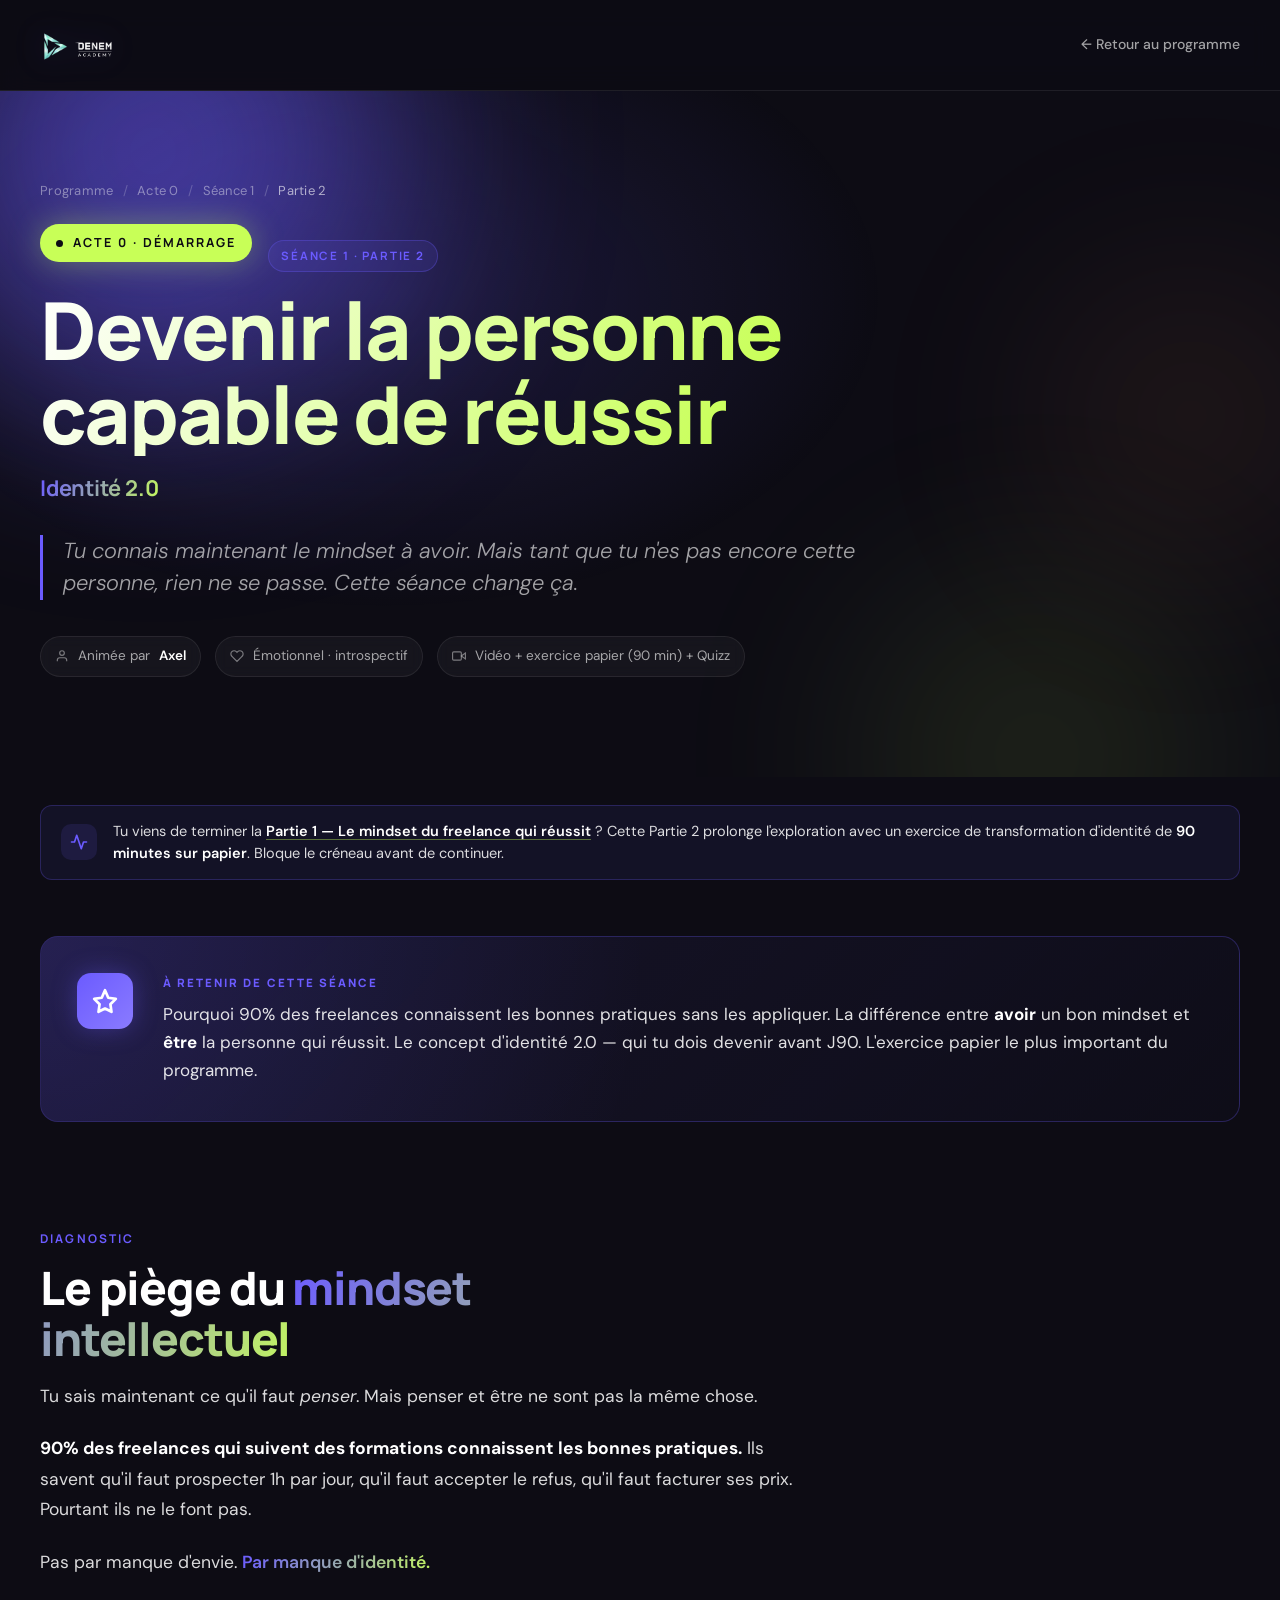
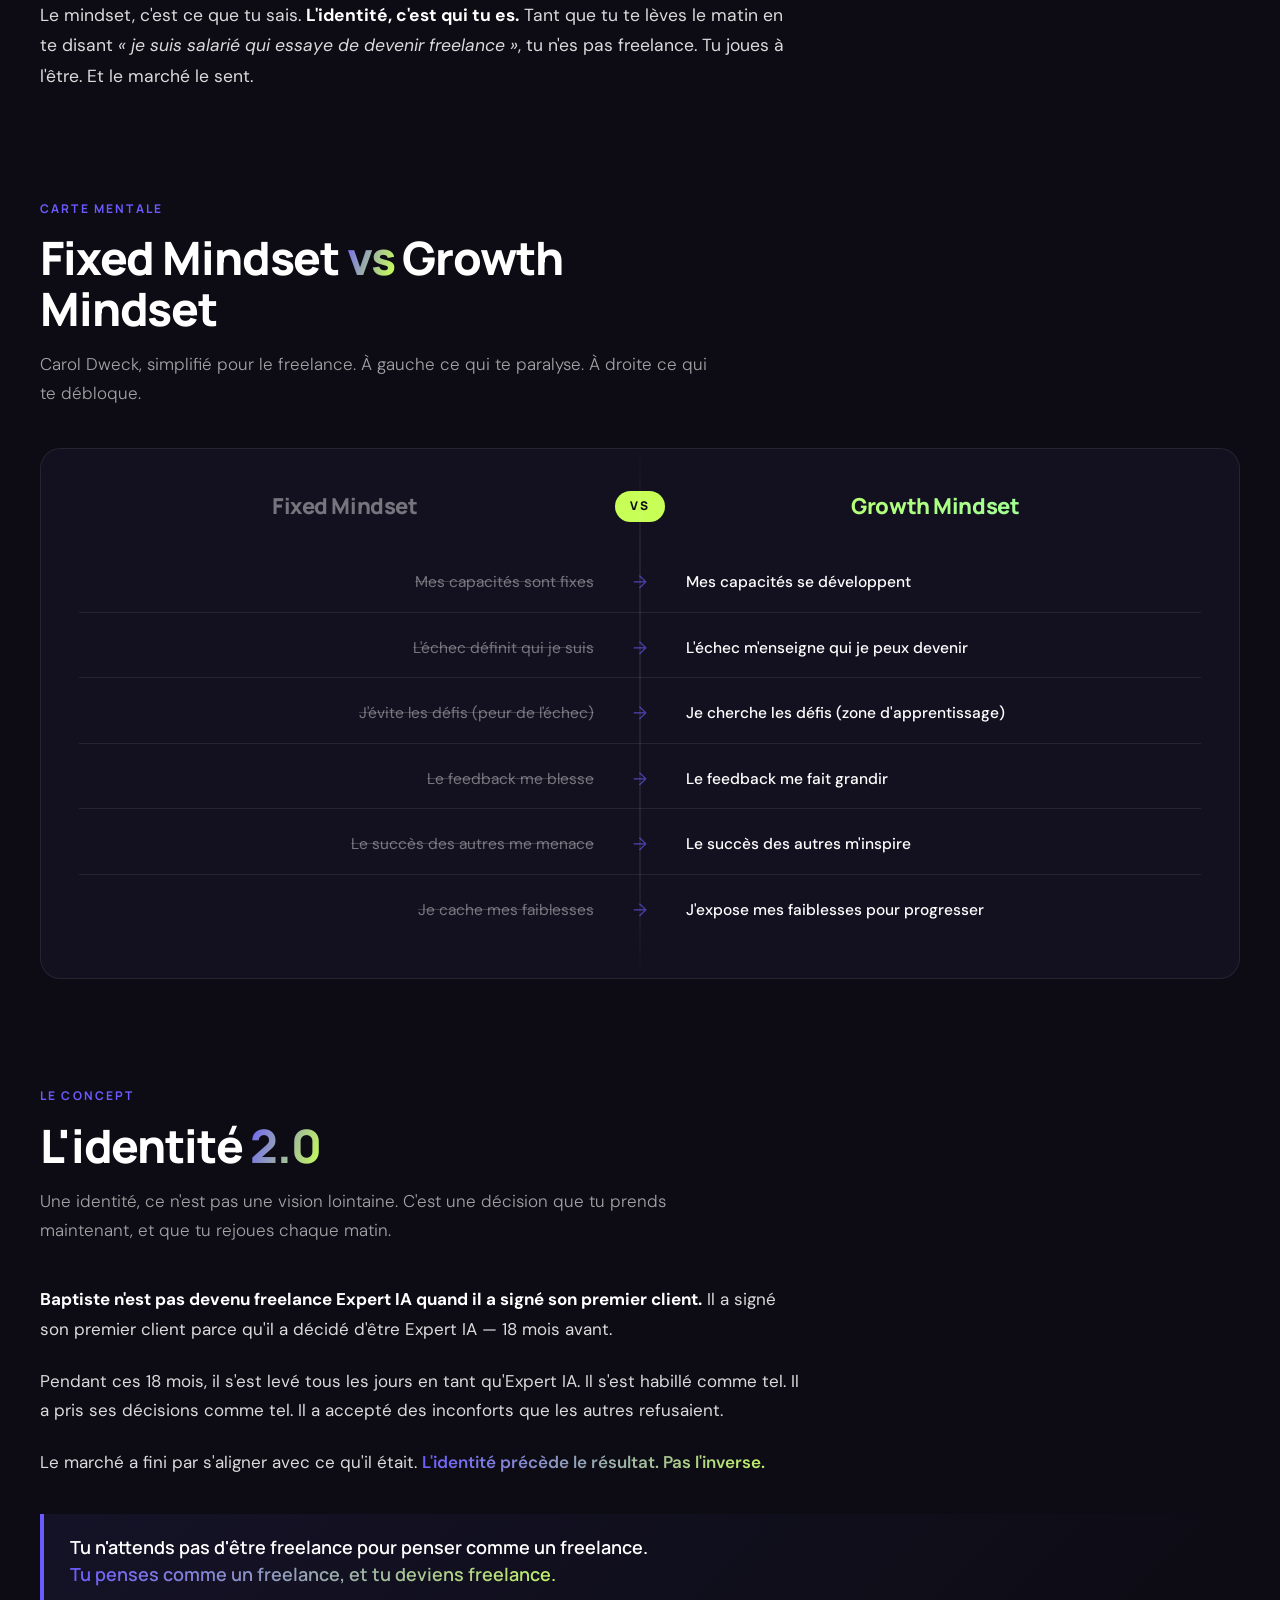
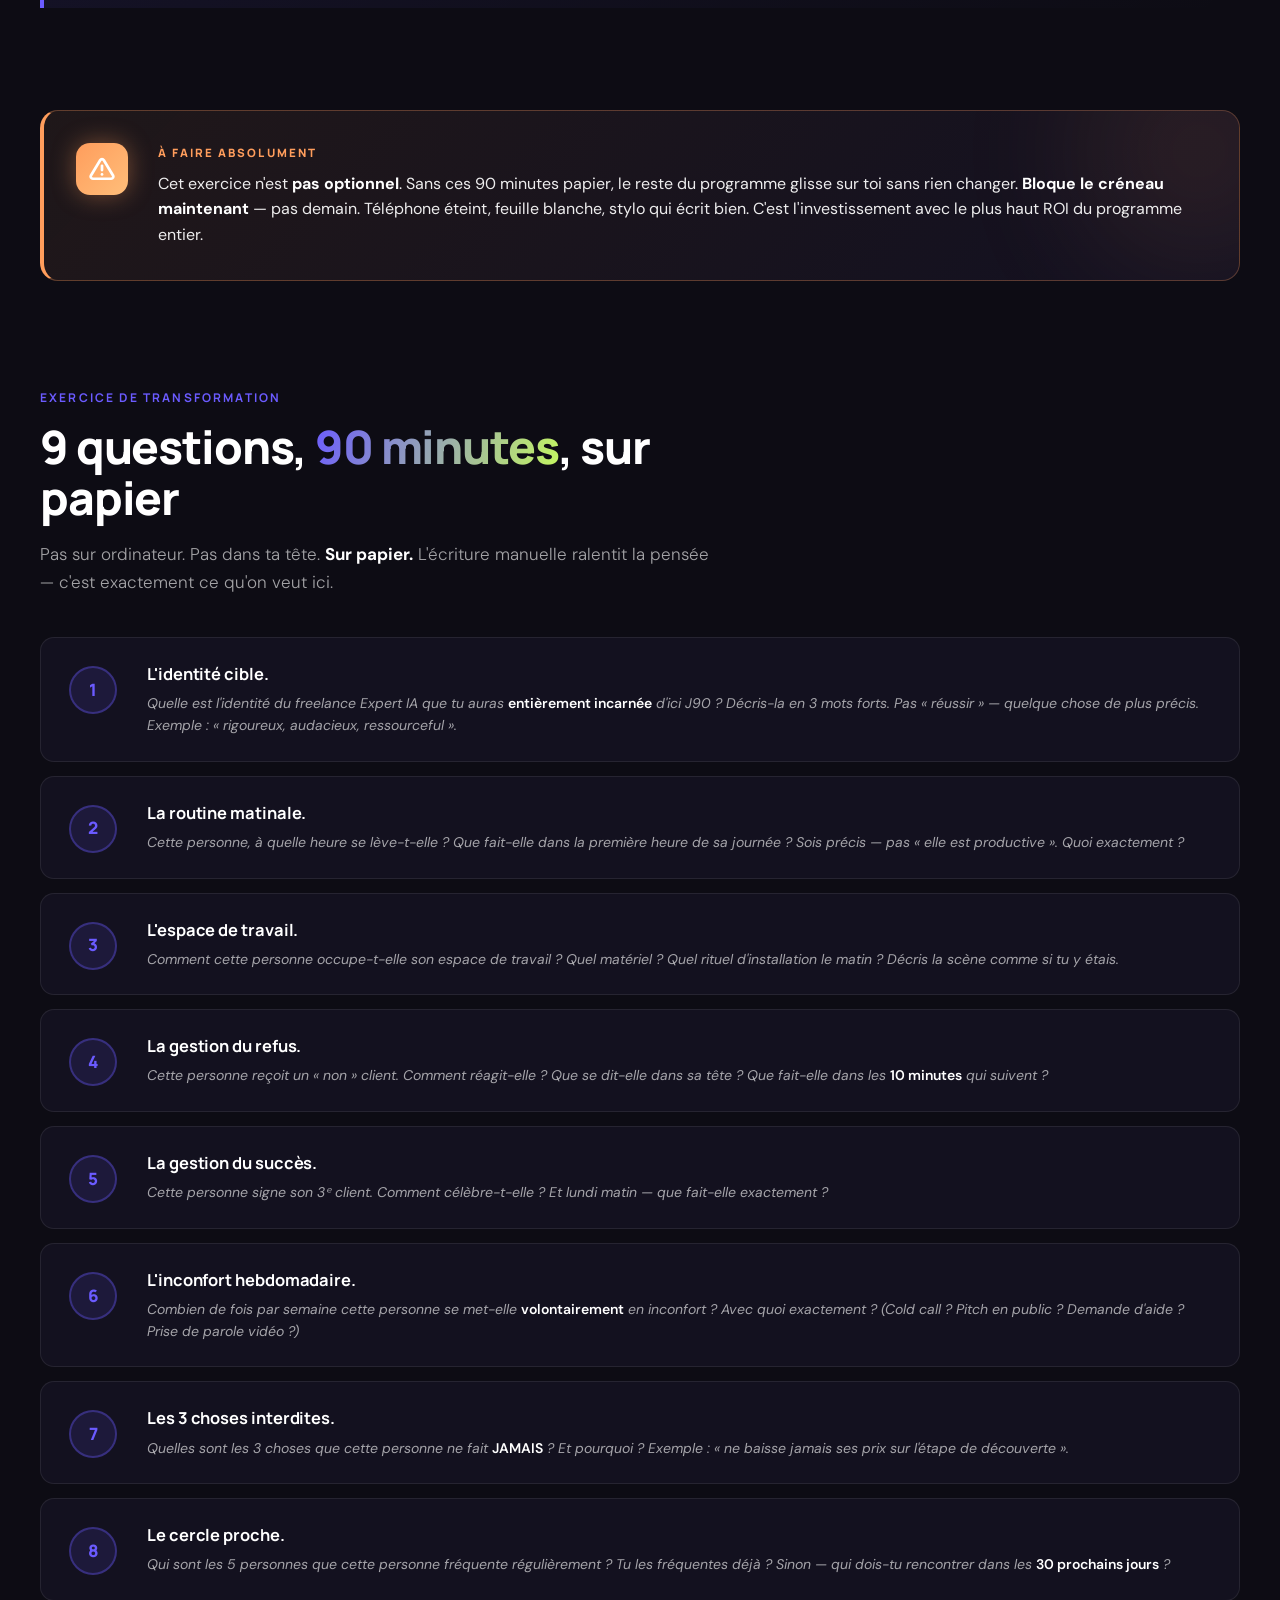
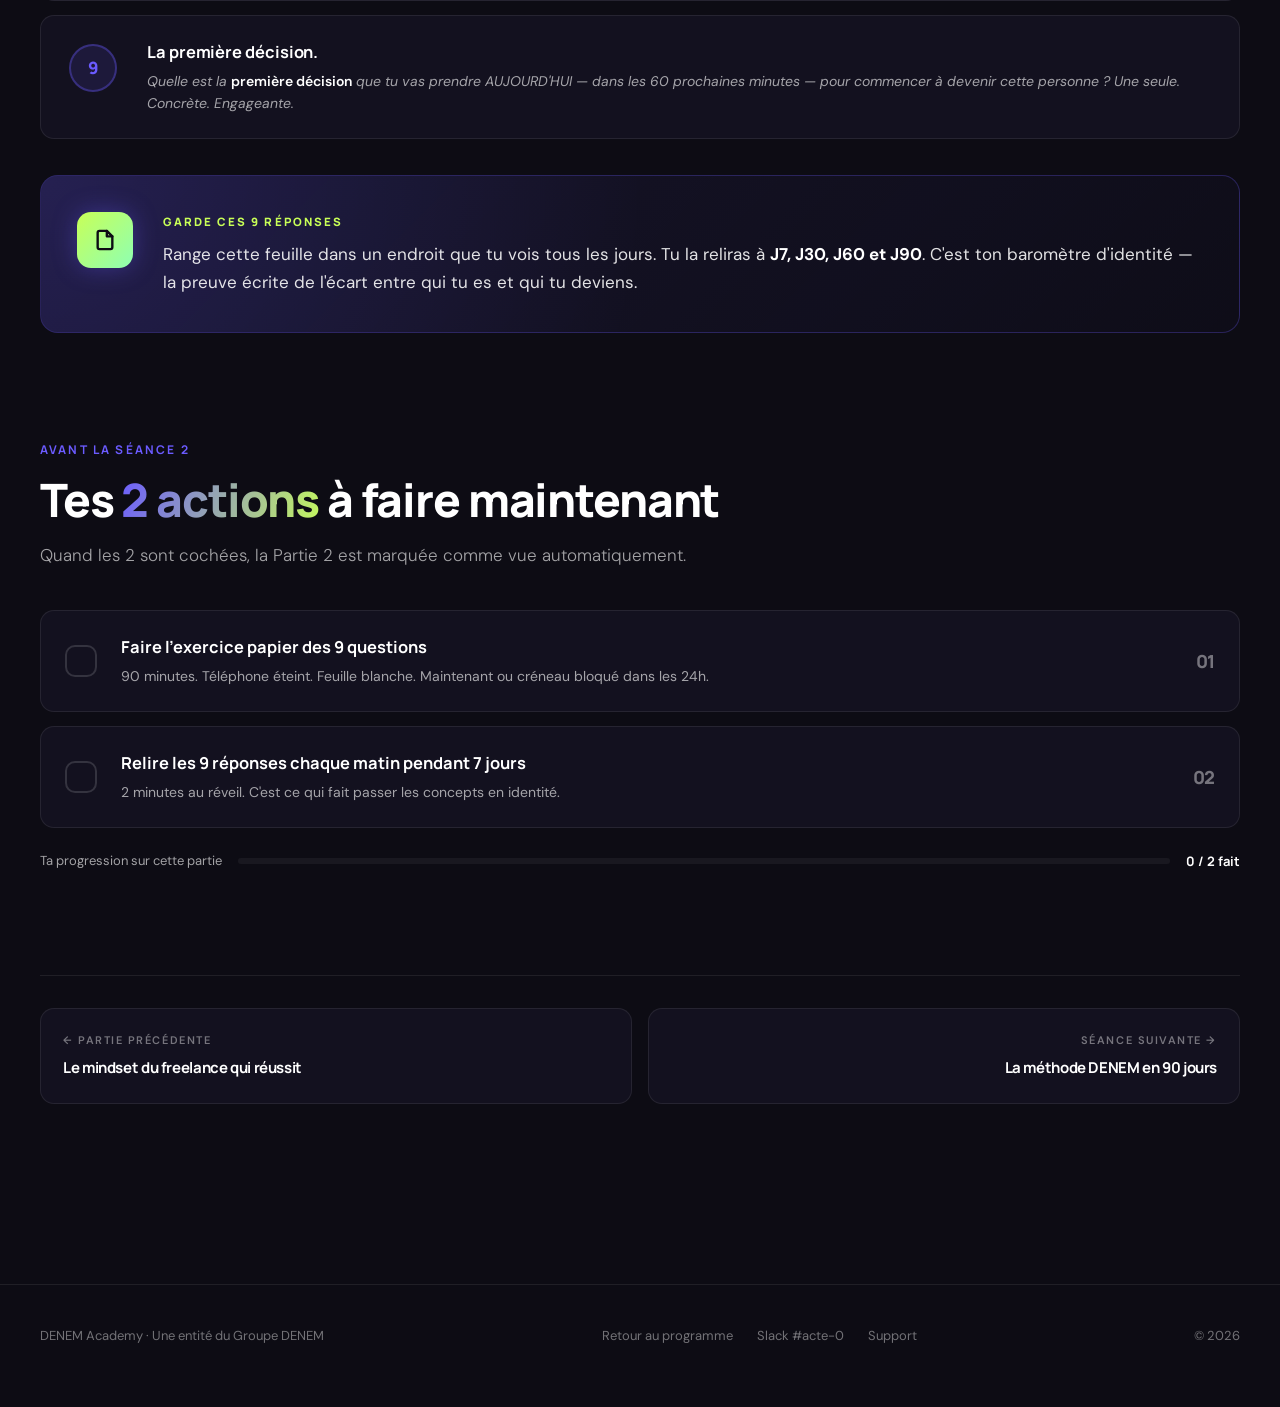
<file: seances/acte-0-seance-1-partie-2.html>
<!DOCTYPE html>
<html lang="fr">
<head>
<meta charset="UTF-8" />
<meta name="viewport" content="width=device-width, initial-scale=1" />
<title>Acte 0 · Séance 1 · Partie 2 — Devenir la personne capable de réussir · DENEM Academy</title>
<meta name="description" content="Identité 2.0. Tu connais le mindset. Maintenant tu deviens la personne qui le vit. L'exercice papier le plus important du programme — 90 minutes." />
<link rel="preconnect" href="https://fonts.googleapis.com" />
<link rel="preconnect" href="https://fonts.gstatic.com" crossorigin />
<link rel="stylesheet" href="https://fonts.googleapis.com/css2?family=Manrope:wght@400;500;600;700;800&family=DM+Sans:wght@300;400;500;700&family=Syne:wght@700;800&display=swap" />
<link rel="stylesheet" href="../assets/styles.css" />
<link rel="stylesheet" href="../assets/seance.css" />
</head>
<body data-seance-id="acte-0-seance-1-partie-2" class="seance-page">

<div class="scroll-progress"><div class="scroll-progress-fill"></div></div>

<header class="site-header">
  <div class="header-inner">
    <a href="../" class="brand" aria-label="DENEM Academy — Accueil">
      <img src="../assets/logo.png" alt="DENEM Academy" class="brand-logo" />
    </a>
    <nav class="header-nav">
      <a href="../" class="back-link">← Retour au programme</a>
    </nav>
  </div>
</header>

<main>

  <!-- ======================================================
       HERO — variant "Partie" avec gradient violet renforcé
       ====================================================== -->
  <section class="seance-hero-v2 is-partie">
    <div class="hero-orbs" aria-hidden="true">
      <div class="orb orb-1"></div>
      <div class="orb orb-2"></div>
      <div class="orb orb-3"></div>
    </div>

    <div class="container">
      <div class="breadcrumb" data-reveal>
        <a href="../">Programme</a>
        <span class="sep">/</span>
        <span>Acte 0</span>
        <span class="sep">/</span>
        <a href="acte-0-seance-1.html">Séance 1</a>
        <span class="sep">/</span>
        <span class="crumb-current">Partie 2</span>
      </div>

      <div style="margin-top: 22px; display: flex; align-items: center; flex-wrap: wrap; gap: 6px;" data-reveal data-reveal-delay="80">
        <span class="hero-acte-tag">Acte 0 · Démarrage</span>
        <span class="hero-partie-badge">Séance 1 · Partie 2</span>
      </div>

      <h1 class="hero-title" data-reveal data-reveal-delay="160">Devenir la personne capable de réussir</h1>

      <div class="hero-subtitle" data-reveal data-reveal-delay="220"><span class="grad">Identité 2.0</span></div>

      <p class="hero-accroche" data-reveal data-reveal-delay="280">
        Tu connais maintenant le mindset à avoir. Mais tant que tu n'es pas encore cette personne, rien ne se passe. Cette séance change ça.
      </p>

      <div class="hero-meta-row" data-reveal data-reveal-delay="360">
        <span class="hero-meta-pill">
          <svg width="14" height="14" viewBox="0 0 24 24" fill="none" stroke="currentColor" stroke-width="2"><path d="M20 21v-2a4 4 0 0 0-4-4H8a4 4 0 0 0-4 4v2"/><circle cx="12" cy="7" r="4"/></svg>
          Animée par <strong>Axel</strong>
        </span>
        <span class="hero-meta-pill">
          <svg width="14" height="14" viewBox="0 0 24 24" fill="none" stroke="currentColor" stroke-width="2"><path d="M20.84 4.61a5.5 5.5 0 0 0-7.78 0L12 5.67l-1.06-1.06a5.5 5.5 0 0 0-7.78 7.78l1.06 1.06L12 21.23l7.78-7.78 1.06-1.06a5.5 5.5 0 0 0 0-7.78z"/></svg>
          Émotionnel · introspectif
        </span>
        <span class="hero-meta-pill">
          <svg width="14" height="14" viewBox="0 0 24 24" fill="none" stroke="currentColor" stroke-width="2"><polygon points="23 7 16 12 23 17 23 7"/><rect x="1" y="5" width="15" height="14" rx="2"/></svg>
          Vidéo + exercice papier (90 min) + Quizz
        </span>
      </div>
    </div>
  </section>

  <!-- ======================================================
       CALLOUT CONTINUITÉ avec Partie 1
       ====================================================== -->
  <section class="container" style="margin-top: 28px;" data-reveal>
    <div class="callout-continuity">
      <div class="callout-continuity-icon">
        <svg width="18" height="18" viewBox="0 0 24 24" fill="none" stroke="currentColor" stroke-width="2.2" stroke-linecap="round" stroke-linejoin="round"><path d="M22 12h-4l-3 9L9 3l-3 9H2"/></svg>
      </div>
      <div>
        Tu viens de terminer la <a href="acte-0-seance-1.html"><strong>Partie 1 — Le mindset du freelance qui réussit</strong></a> ? Cette Partie 2 prolonge l'exploration avec un exercice de transformation d'identité de <strong>90 minutes sur papier</strong>. Bloque le créneau avant de continuer.
      </div>
    </div>
  </section>

  <!-- ======================================================
       À RETENIR
       ====================================================== -->
  <section class="container section-block" style="margin-top: 56px;" data-reveal>
    <div class="callout-retenir-v2">
      <div class="callout-icon-wrap">
        <svg width="26" height="26" viewBox="0 0 24 24" fill="none" stroke="white" stroke-width="2.5" stroke-linejoin="round"><polygon points="12 2 15 9 22 10 17 15 18 22 12 19 6 22 7 15 2 10 9 9 12 2"/></svg>
      </div>
      <div class="callout-content">
        <div class="label">À retenir de cette séance</div>
        <p>Pourquoi 90% des freelances connaissent les bonnes pratiques sans les appliquer. La différence entre <strong style="color:#fff">avoir</strong> un bon mindset et <strong style="color:#fff">être</strong> la personne qui réussit. Le concept d'identité 2.0 — qui tu dois devenir avant J90. L'exercice papier le plus important du programme.</p>
      </div>
    </div>
  </section>

  <!-- ======================================================
       LE PIÈGE DU MINDSET INTELLECTUEL
       ====================================================== -->
  <section class="container section-block">
    <div data-reveal>
      <span class="section-eyebrow">Diagnostic</span>
      <h2 class="section-title">Le piège du <span class="grad">mindset intellectuel</span></h2>
    </div>

    <div data-reveal style="max-width: 760px; font-size: 17.5px; line-height: 1.75; color: rgba(255,255,255,0.85);">
      <p style="margin-bottom: 22px;">Tu sais maintenant ce qu'il faut <em>penser</em>. Mais penser et être ne sont pas la même chose.</p>
      <p style="margin-bottom: 22px;"><strong style="color:#fff">90% des freelances qui suivent des formations connaissent les bonnes pratiques.</strong> Ils savent qu'il faut prospecter 1h par jour, qu'il faut accepter le refus, qu'il faut facturer ses prix. Pourtant ils ne le font pas.</p>
      <p style="margin-bottom: 22px;">Pas par manque d'envie. <span class="grad" style="font-weight:600">Par manque d'identité.</span></p>
      <p>Le mindset, c'est ce que tu sais. <strong style="color:#fff">L'identité, c'est qui tu es.</strong> Tant que tu te lèves le matin en te disant <em>« je suis salarié qui essaye de devenir freelance »</em>, tu n'es pas freelance. Tu joues à l'être. Et le marché le sent.</p>
    </div>
  </section>

  <!-- ======================================================
       FIXED VS GROWTH MINDSET
       ====================================================== -->
  <section class="container section-block">
    <div data-reveal>
      <span class="section-eyebrow">Carte mentale</span>
      <h2 class="section-title">Fixed Mindset <span class="grad">vs</span> Growth Mindset</h2>
      <p class="section-sub">Carol Dweck, simplifié pour le freelance. À gauche ce qui te paralyse. À droite ce qui te débloque.</p>
    </div>

    <div class="vs-wrap" data-reveal>
      <div class="vs-header">
        <div class="vs-header-side left">Fixed Mindset</div>
        <div class="vs-divider-pill">VS</div>
        <div class="vs-header-side right">Growth Mindset</div>
      </div>
      <div class="vs-rows">
        <div class="vs-row">
          <div class="vs-side left">Mes capacités sont fixes</div>
          <div class="vs-arrow">→</div>
          <div class="vs-side right">Mes capacités se développent</div>
        </div>
        <div class="vs-row">
          <div class="vs-side left">L'échec définit qui je suis</div>
          <div class="vs-arrow">→</div>
          <div class="vs-side right">L'échec m'enseigne qui je peux devenir</div>
        </div>
        <div class="vs-row">
          <div class="vs-side left">J'évite les défis (peur de l'échec)</div>
          <div class="vs-arrow">→</div>
          <div class="vs-side right">Je cherche les défis (zone d'apprentissage)</div>
        </div>
        <div class="vs-row">
          <div class="vs-side left">Le feedback me blesse</div>
          <div class="vs-arrow">→</div>
          <div class="vs-side right">Le feedback me fait grandir</div>
        </div>
        <div class="vs-row">
          <div class="vs-side left">Le succès des autres me menace</div>
          <div class="vs-arrow">→</div>
          <div class="vs-side right">Le succès des autres m'inspire</div>
        </div>
        <div class="vs-row">
          <div class="vs-side left">Je cache mes faiblesses</div>
          <div class="vs-arrow">→</div>
          <div class="vs-side right">J'expose mes faiblesses pour progresser</div>
        </div>
      </div>
    </div>
  </section>

  <!-- ======================================================
       L'IDENTITÉ 2.0
       ====================================================== -->
  <section class="container section-block">
    <div data-reveal>
      <span class="section-eyebrow">Le concept</span>
      <h2 class="section-title">L'identité <span class="grad">2.0</span></h2>
      <p class="section-sub">Une identité, ce n'est pas une vision lointaine. C'est une décision que tu prends maintenant, et que tu rejoues chaque matin.</p>
    </div>

    <div data-reveal style="max-width: 760px; font-size: 17px; line-height: 1.75; color: rgba(255,255,255,0.85);">
      <p style="margin-bottom: 22px;"><strong style="color:#fff">Baptiste n'est pas devenu freelance Expert IA quand il a signé son premier client.</strong> Il a signé son premier client parce qu'il a décidé d'être Expert IA — 18 mois avant.</p>
      <p style="margin-bottom: 22px;">Pendant ces 18 mois, il s'est levé tous les jours en tant qu'Expert IA. Il s'est habillé comme tel. Il a pris ses décisions comme tel. Il a accepté des inconforts que les autres refusaient.</p>
      <p>Le marché a fini par s'aligner avec ce qu'il était. <span class="grad" style="font-weight:600">L'identité précède le résultat. Pas l'inverse.</span></p>
    </div>

    <blockquote class="quote-strong" data-reveal style="margin-top: 36px;">
      Tu n'attends pas d'être freelance pour penser comme un freelance.<br />
      <span class="grad">Tu penses comme un freelance, et tu deviens freelance.</span>
    </blockquote>
  </section>

  <!-- ======================================================
       À FAIRE ABSOLUMENT — warning avant exercice
       ====================================================== -->
  <section class="container section-block" data-reveal>
    <div class="callout-warning">
      <div class="callout-warning-icon">
        <svg width="26" height="26" viewBox="0 0 24 24" fill="none" stroke="white" stroke-width="2.5" stroke-linecap="round" stroke-linejoin="round"><path d="M10.29 3.86L1.82 18a2 2 0 0 0 1.71 3h16.94a2 2 0 0 0 1.71-3L13.71 3.86a2 2 0 0 0-3.42 0z"/><line x1="12" y1="9" x2="12" y2="13"/><line x1="12" y1="17" x2="12.01" y2="17"/></svg>
      </div>
      <div class="callout-warning-content">
        <div class="label">À faire absolument</div>
        <p>Cet exercice n'est <strong>pas optionnel</strong>. Sans ces 90 minutes papier, le reste du programme glisse sur toi sans rien changer. <strong>Bloque le créneau maintenant</strong> — pas demain. Téléphone éteint, feuille blanche, stylo qui écrit bien. C'est l'investissement avec le plus haut ROI du programme entier.</p>
      </div>
    </div>
  </section>

  <!-- ======================================================
       L'EXERCICE — 9 questions
       ====================================================== -->
  <section class="container section-block">
    <div data-reveal>
      <span class="section-eyebrow">Exercice de transformation</span>
      <h2 class="section-title">9 questions, <span class="grad">90 minutes</span>, sur papier</h2>
      <p class="section-sub">Pas sur ordinateur. Pas dans ta tête. <strong style="color:#fff">Sur papier.</strong> L'écriture manuelle ralentit la pensée — c'est exactement ce qu'on veut ici.</p>
    </div>

    <div class="questions-list">

      <article class="question-item" data-reveal data-reveal-delay="40">
        <div class="question-num">1</div>
        <div class="question-content">
          <div class="question-title">L'identité cible.</div>
          <div class="question-hint">Quelle est l'identité du freelance Expert IA que tu auras <strong>entièrement incarnée</strong> d'ici J90 ? Décris-la en 3 mots forts. Pas « réussir » — quelque chose de plus précis. Exemple : <em>« rigoureux, audacieux, ressourceful »</em>.</div>
        </div>
      </article>

      <article class="question-item" data-reveal data-reveal-delay="80">
        <div class="question-num">2</div>
        <div class="question-content">
          <div class="question-title">La routine matinale.</div>
          <div class="question-hint">Cette personne, à quelle heure se lève-t-elle ? Que fait-elle dans la première heure de sa journée ? Sois précis — pas <em>« elle est productive »</em>. Quoi exactement ?</div>
        </div>
      </article>

      <article class="question-item" data-reveal data-reveal-delay="120">
        <div class="question-num">3</div>
        <div class="question-content">
          <div class="question-title">L'espace de travail.</div>
          <div class="question-hint">Comment cette personne occupe-t-elle son espace de travail ? Quel matériel ? Quel rituel d'installation le matin ? Décris la scène comme si tu y étais.</div>
        </div>
      </article>

      <article class="question-item" data-reveal data-reveal-delay="160">
        <div class="question-num">4</div>
        <div class="question-content">
          <div class="question-title">La gestion du refus.</div>
          <div class="question-hint">Cette personne reçoit un <em>« non »</em> client. Comment réagit-elle ? Que se dit-elle dans sa tête ? Que fait-elle dans les <strong>10 minutes</strong> qui suivent ?</div>
        </div>
      </article>

      <article class="question-item" data-reveal data-reveal-delay="200">
        <div class="question-num">5</div>
        <div class="question-content">
          <div class="question-title">La gestion du succès.</div>
          <div class="question-hint">Cette personne signe son 3ᵉ client. Comment célèbre-t-elle ? Et lundi matin — que fait-elle exactement ?</div>
        </div>
      </article>

      <article class="question-item" data-reveal data-reveal-delay="240">
        <div class="question-num">6</div>
        <div class="question-content">
          <div class="question-title">L'inconfort hebdomadaire.</div>
          <div class="question-hint">Combien de fois par semaine cette personne se met-elle <strong>volontairement</strong> en inconfort ? Avec quoi exactement ? (Cold call ? Pitch en public ? Demande d'aide ? Prise de parole vidéo ?)</div>
        </div>
      </article>

      <article class="question-item" data-reveal data-reveal-delay="280">
        <div class="question-num">7</div>
        <div class="question-content">
          <div class="question-title">Les 3 choses interdites.</div>
          <div class="question-hint">Quelles sont les 3 choses que cette personne ne fait <strong>JAMAIS</strong> ? Et pourquoi ? Exemple : <em>« ne baisse jamais ses prix sur l'étape de découverte »</em>.</div>
        </div>
      </article>

      <article class="question-item" data-reveal data-reveal-delay="320">
        <div class="question-num">8</div>
        <div class="question-content">
          <div class="question-title">Le cercle proche.</div>
          <div class="question-hint">Qui sont les 5 personnes que cette personne fréquente régulièrement ? Tu les fréquentes déjà ? Sinon — qui dois-tu rencontrer dans les <strong>30 prochains jours</strong> ?</div>
        </div>
      </article>

      <article class="question-item" data-reveal data-reveal-delay="360">
        <div class="question-num">9</div>
        <div class="question-content">
          <div class="question-title">La première décision.</div>
          <div class="question-hint">Quelle est la <strong>première décision</strong> que tu vas prendre AUJOURD'HUI — dans les 60 prochaines minutes — pour commencer à <em>devenir</em> cette personne ? Une seule. Concrète. Engageante.</div>
        </div>
      </article>

    </div>

    <div class="callout-retenir-v2" style="margin-top: 36px;" data-reveal>
      <div class="callout-icon-wrap" style="background: linear-gradient(135deg, var(--secondary), #8effb3);">
        <svg width="22" height="22" viewBox="0 0 24 24" fill="none" stroke="#0D0C14" stroke-width="2.6" stroke-linecap="round" stroke-linejoin="round"><path d="M14 2H6a2 2 0 0 0-2 2v16a2 2 0 0 0 2 2h12a2 2 0 0 0 2-2V8z"/><polyline points="14 2 14 8 20 8"/></svg>
      </div>
      <div class="callout-content">
        <div class="label" style="color: var(--secondary);">Garde ces 9 réponses</div>
        <p>Range cette feuille dans un endroit que tu vois tous les jours. Tu la reliras à <strong style="color:#fff">J7, J30, J60 et J90</strong>. C'est ton baromètre d'identité — la preuve écrite de l'écart entre qui tu es et qui tu deviens.</p>
      </div>
    </div>
  </section>

  <!-- ======================================================
       2 ACTIONS — checklist interactive
       ====================================================== -->
  <section class="container section-block">
    <div data-reveal>
      <span class="section-eyebrow">Avant la séance 2</span>
      <h2 class="section-title">Tes <span class="grad">2 actions</span> à faire maintenant</h2>
      <p class="section-sub">Quand les 2 sont cochées, la Partie 2 est marquée comme vue automatiquement.</p>
    </div>

    <div class="actions-checklist">

      <label class="action-item" data-action-id="action-1" data-reveal data-reveal-delay="60">
        <input type="checkbox" />
        <span class="action-check">
          <svg width="16" height="16" viewBox="0 0 24 24" fill="none" stroke="currentColor" stroke-width="3.5" stroke-linecap="round" stroke-linejoin="round"><polyline points="20 6 9 17 4 12"/></svg>
        </span>
        <div class="action-content">
          <strong>Faire l'exercice papier des 9 questions</strong>
          <span>90 minutes. Téléphone éteint. Feuille blanche. Maintenant ou créneau bloqué dans les 24h.</span>
        </div>
        <span class="action-num">01</span>
      </label>

      <label class="action-item" data-action-id="action-2" data-reveal data-reveal-delay="140">
        <input type="checkbox" />
        <span class="action-check">
          <svg width="16" height="16" viewBox="0 0 24 24" fill="none" stroke="currentColor" stroke-width="3.5" stroke-linecap="round" stroke-linejoin="round"><polyline points="20 6 9 17 4 12"/></svg>
        </span>
        <div class="action-content">
          <strong>Relire les 9 réponses chaque matin pendant 7 jours</strong>
          <span>2 minutes au réveil. C'est ce qui fait passer les concepts en identité.</span>
        </div>
        <span class="action-num">02</span>
      </label>

    </div>

    <div class="actions-progress">
      <span>Ta progression sur cette partie</span>
      <div class="actions-progress-bar"><div class="actions-progress-bar-fill"></div></div>
      <span class="actions-progress-count">0 / 2 fait</span>
    </div>
  </section>

  <!-- ======================================================
       NAV BAS
       ====================================================== -->
  <section class="container">
    <nav class="seance-nav">
      <a href="acte-0-seance-1.html" class="nav-card">
        <span class="nav-direction">← Partie précédente</span>
        <span class="nav-card-title">Le mindset du freelance qui réussit</span>
      </a>
      <a href="acte-0-seance-2.html" class="nav-card nav-next">
        <span class="nav-direction">Séance suivante →</span>
        <span class="nav-card-title">La méthode DENEM en 90 jours</span>
      </a>
    </nav>
  </section>

</main>

<div class="floating-actions">
  <button class="float-btn float-btn-mark">
    <span class="pending-icon">
      <svg width="14" height="14" viewBox="0 0 24 24" fill="none" stroke="currentColor" stroke-width="2"><circle cx="12" cy="12" r="10"/></svg>
    </span>
    <span class="check-icon">
      <svg width="14" height="14" viewBox="0 0 24 24" fill="none" stroke="currentColor" stroke-width="3" stroke-linecap="round" stroke-linejoin="round"><polyline points="20 6 9 17 4 12"/></svg>
    </span>
    <span class="label">Marquer comme vu</span>
  </button>
  <button class="float-btn float-btn-top" title="Retour en haut">
    <svg width="16" height="16" viewBox="0 0 24 24" fill="none" stroke="currentColor" stroke-width="2.5" stroke-linecap="round" stroke-linejoin="round"><line x1="12" y1="19" x2="12" y2="5"/><polyline points="5 12 12 5 19 12"/></svg>
  </button>
</div>

<footer class="site-footer">
  <div class="footer-inner">
    <span>DENEM Academy · Une entité du Groupe DENEM</span>
    <nav class="footer-links">
      <a href="../">Retour au programme</a>
      <a href="#">Slack #acte-0</a>
      <a href="mailto:contact@denemacademy.fr">Support</a>
    </nav>
    <span>© 2026</span>
  </div>
</footer>

<script src="../assets/script.js"></script>
<script src="../assets/seance.js"></script>
</body>
</html>
</file>
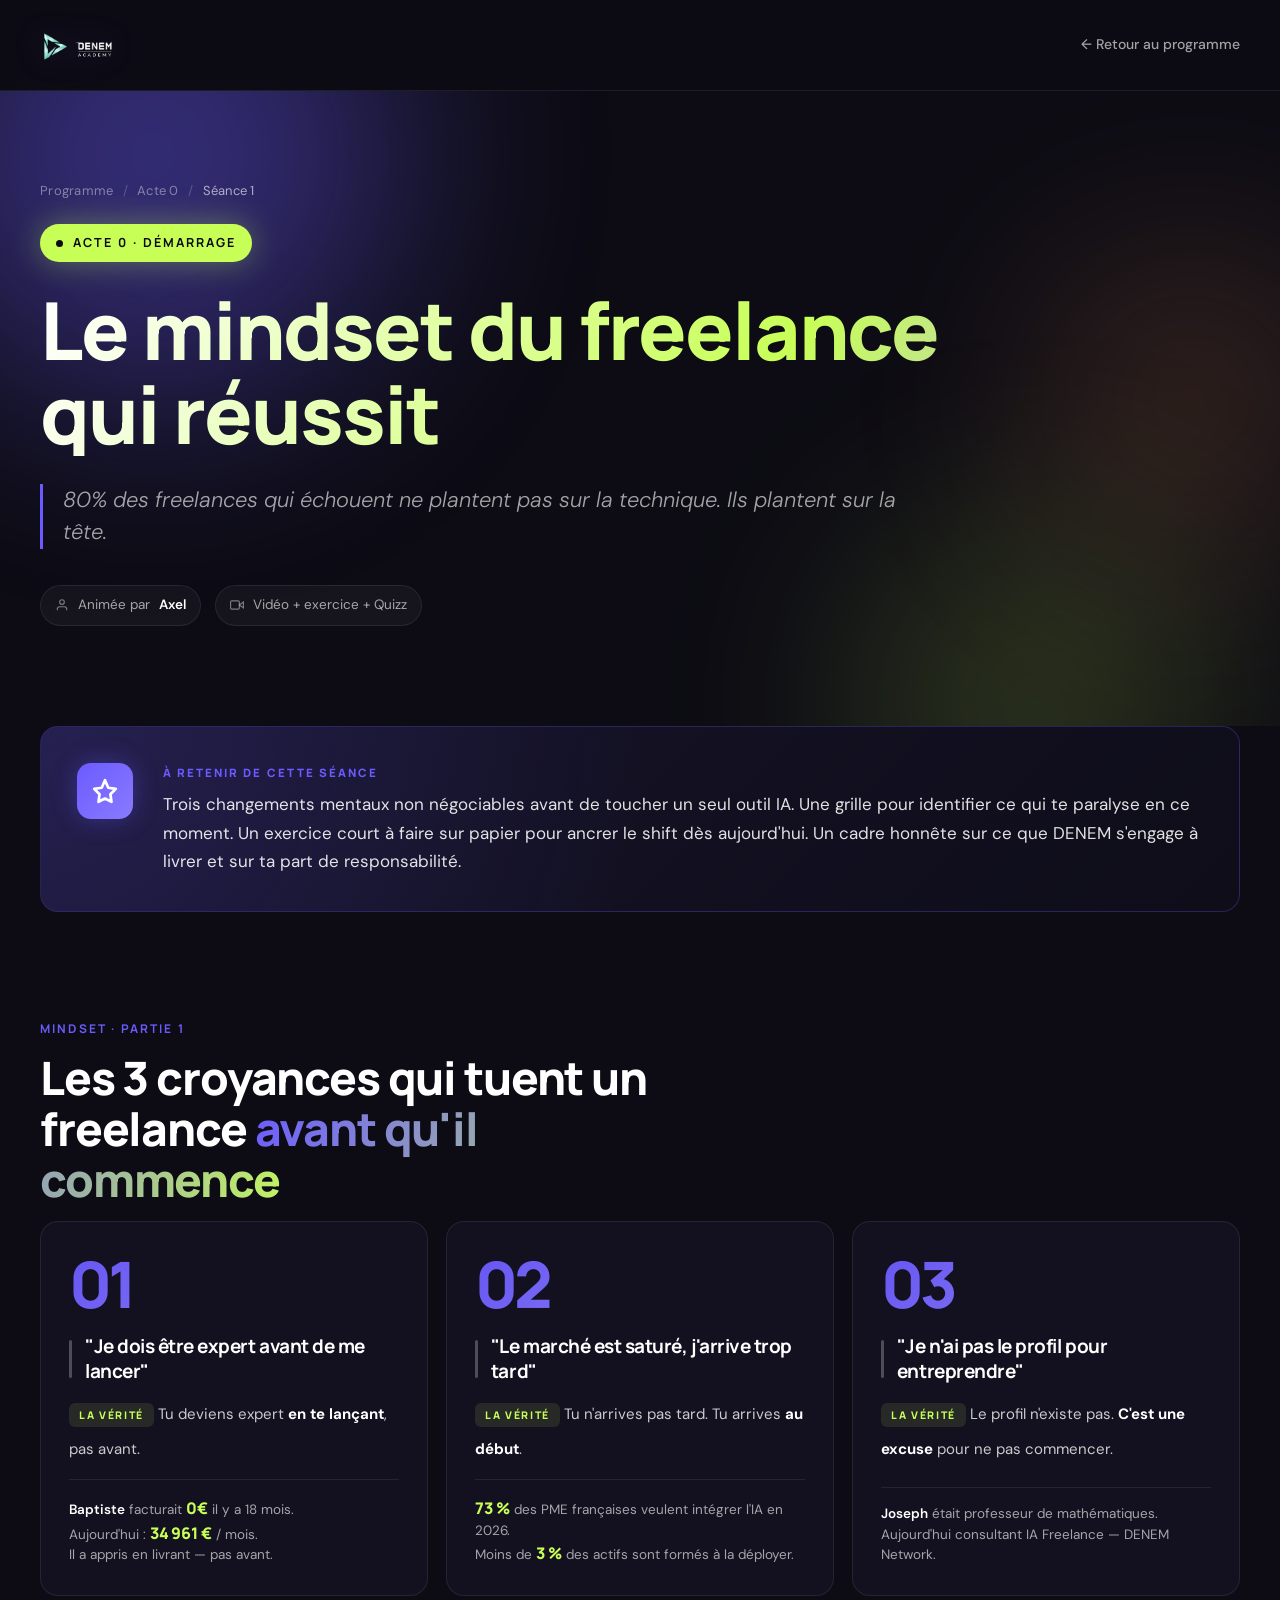
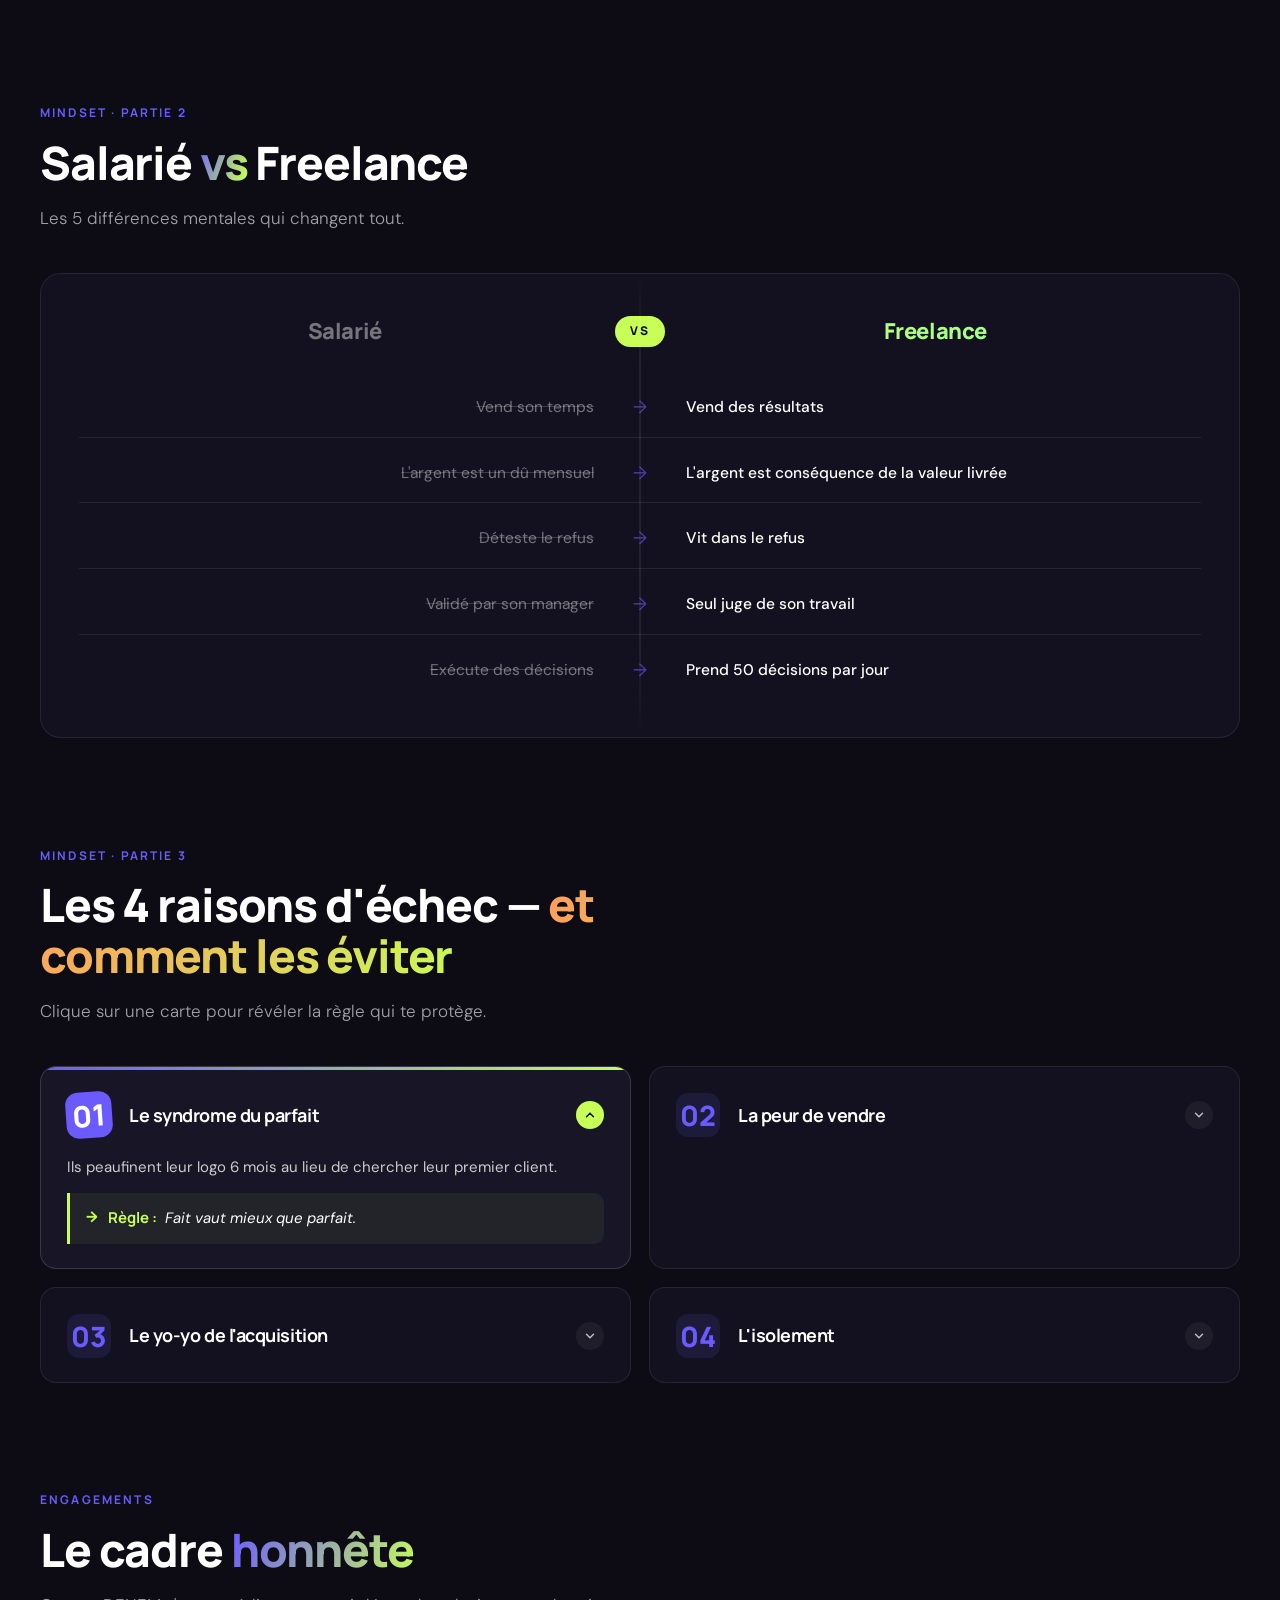
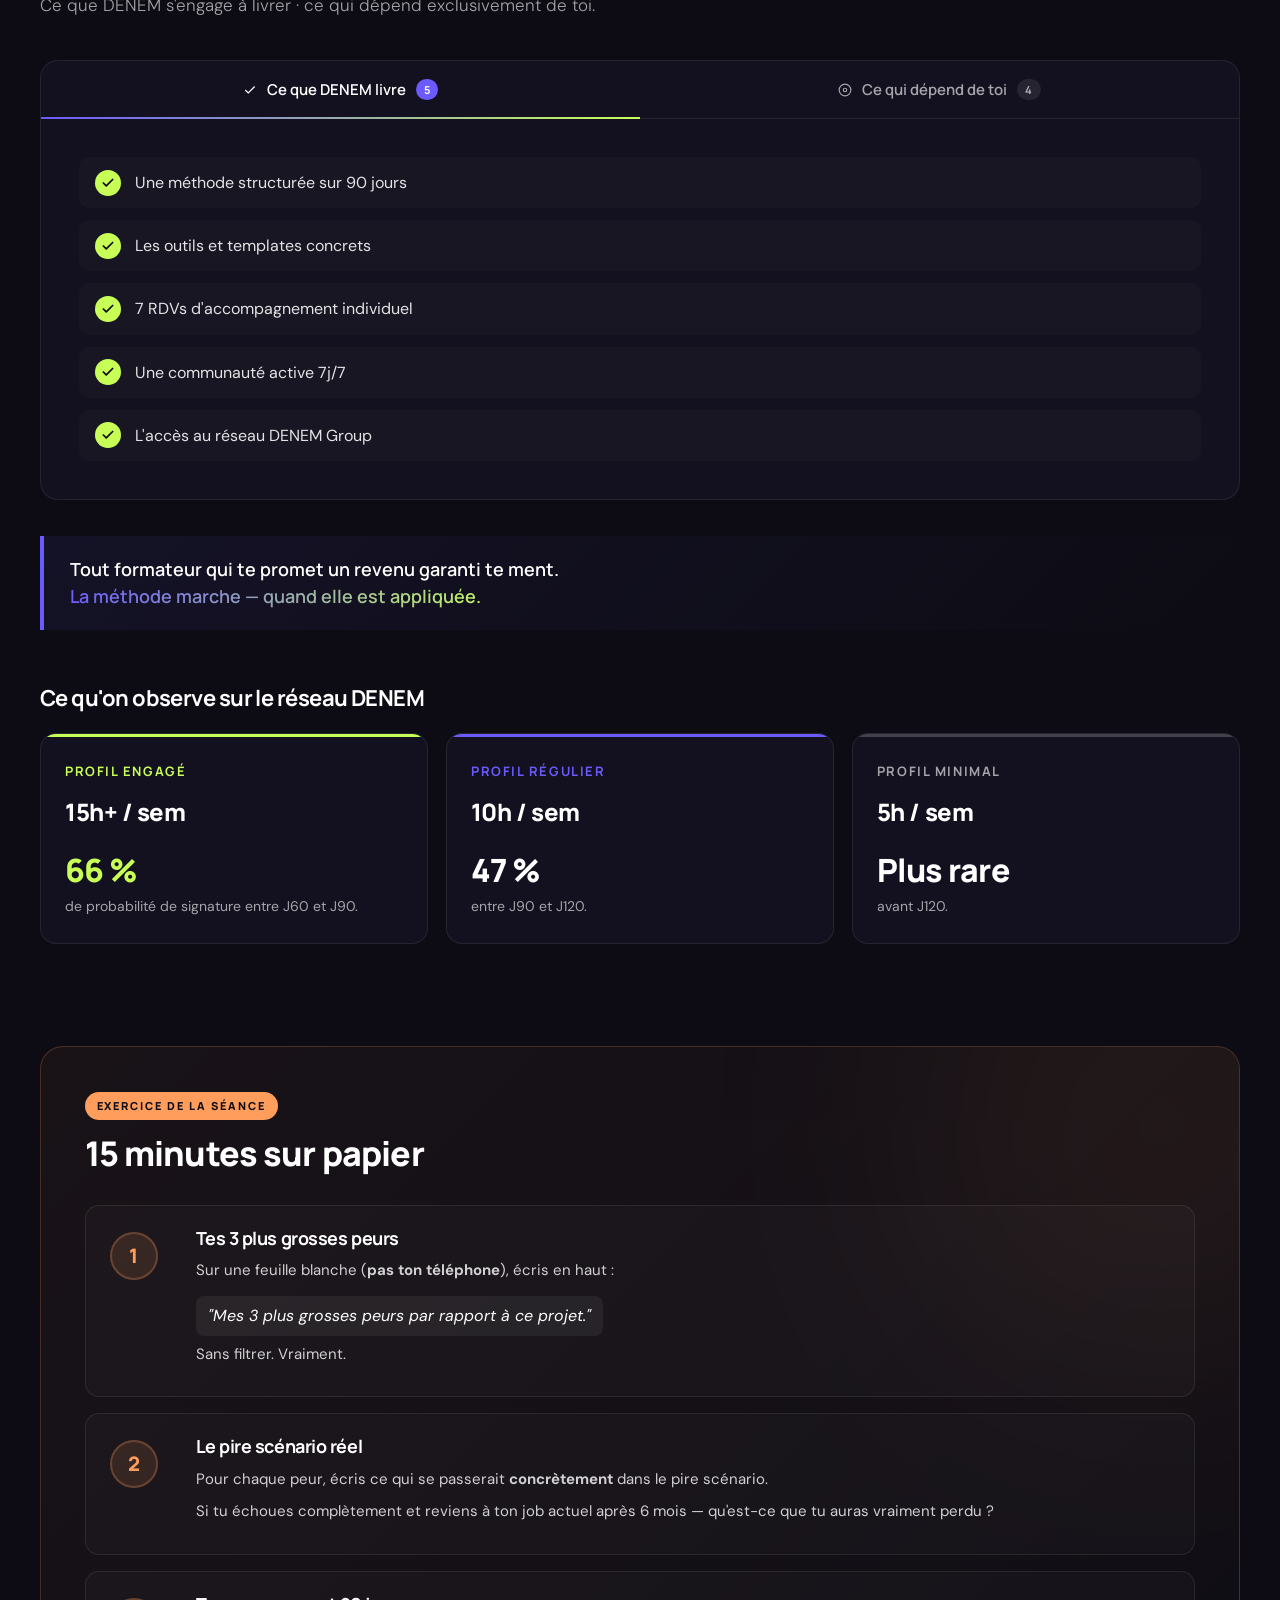
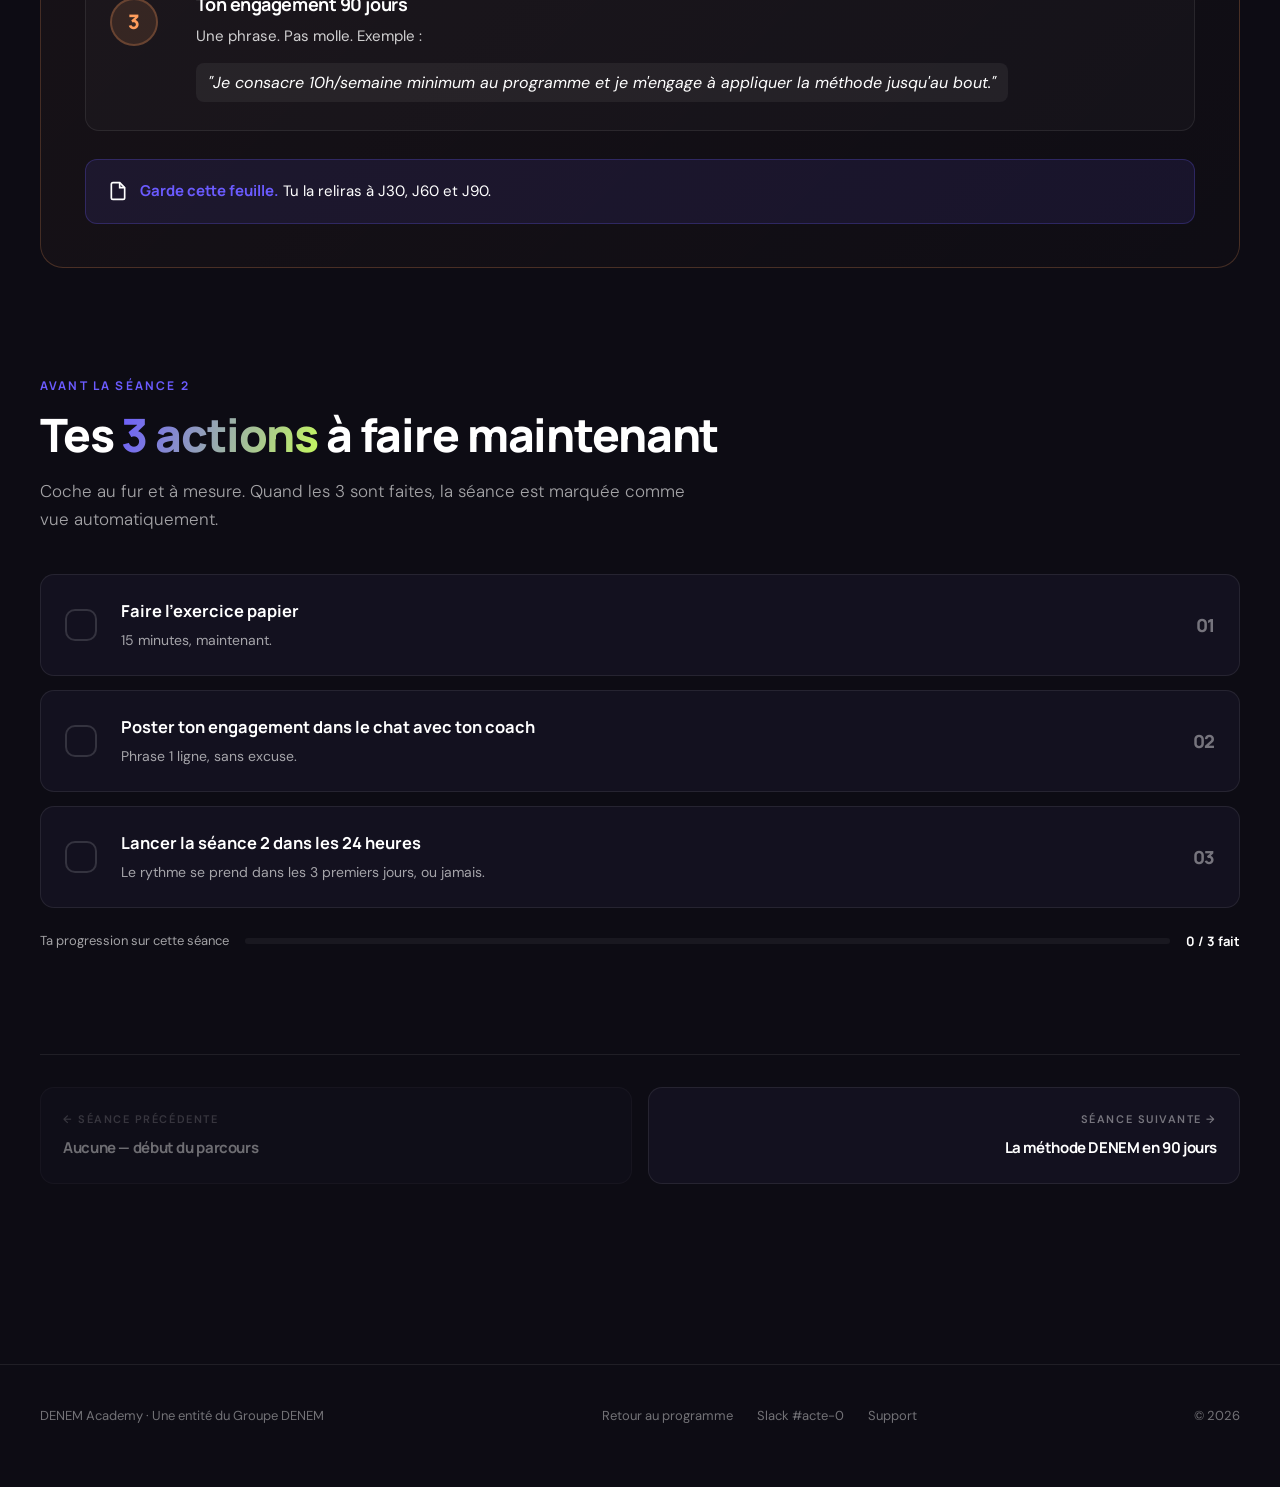
<file: seances/acte-0-seance-1.html>
<!DOCTYPE html>
<html lang="fr">
<head>
<meta charset="UTF-8" />
<meta name="viewport" content="width=device-width, initial-scale=1" />
<title>Acte 0 · Séance 1 — Le mindset du freelance qui réussit · DENEM Academy</title>
<meta name="description" content="80% des freelances qui échouent ne plantent pas sur la technique. Ils plantent sur la tête. Trois changements mentaux non négociables avant de toucher un seul outil IA." />
<link rel="preconnect" href="https://fonts.googleapis.com" />
<link rel="preconnect" href="https://fonts.gstatic.com" crossorigin />
<link rel="stylesheet" href="https://fonts.googleapis.com/css2?family=Manrope:wght@400;500;600;700;800&family=DM+Sans:wght@300;400;500;700&family=Syne:wght@700;800&display=swap" />
<link rel="stylesheet" href="../assets/styles.css" />
<link rel="stylesheet" href="../assets/seance.css" />
</head>
<body data-seance-id="acte-0-seance-1" class="seance-page">

<!-- Scroll progress -->
<div class="scroll-progress"><div class="scroll-progress-fill"></div></div>

<header class="site-header">
  <div class="header-inner">
    <a href="../" class="brand" aria-label="DENEM Academy — Accueil">
      <img src="../assets/logo.png" alt="DENEM Academy" class="brand-logo" />
    </a>
    <nav class="header-nav">
      <a href="../" class="back-link">← Retour au programme</a>
    </nav>
  </div>
</header>

<main>

  <!-- ======================================================
       HERO (pleine largeur — orbs traversent tout l'écran)
       ====================================================== -->
  <section class="seance-hero-v2">
    <div class="hero-orbs" aria-hidden="true">
      <div class="orb orb-1"></div>
      <div class="orb orb-2"></div>
      <div class="orb orb-3"></div>
    </div>

    <div class="container">
      <div class="breadcrumb" data-reveal>
        <a href="../">Programme</a>
        <span class="sep">/</span>
        <span>Acte 0</span>
        <span class="sep">/</span>
        <span class="crumb-current">Séance 1</span>
      </div>

      <div style="margin-top: 22px;" data-reveal data-reveal-delay="80">
        <span class="hero-acte-tag">Acte 0 · Démarrage</span>
      </div>

      <h1 class="hero-title" data-reveal data-reveal-delay="160">Le mindset du freelance qui réussit</h1>

      <p class="hero-accroche" data-reveal data-reveal-delay="260">
        80% des freelances qui échouent ne plantent pas sur la technique. Ils plantent sur la tête.
      </p>

      <div class="hero-meta-row" data-reveal data-reveal-delay="340">
        <span class="hero-meta-pill">
          <svg width="14" height="14" viewBox="0 0 24 24" fill="none" stroke="currentColor" stroke-width="2"><path d="M20 21v-2a4 4 0 0 0-4-4H8a4 4 0 0 0-4 4v2"/><circle cx="12" cy="7" r="4"/></svg>
          Animée par <strong>Axel</strong>
        </span>
        <span class="hero-meta-pill">
          <svg width="14" height="14" viewBox="0 0 24 24" fill="none" stroke="currentColor" stroke-width="2"><polygon points="23 7 16 12 23 17 23 7"/><rect x="1" y="5" width="15" height="14" rx="2"/></svg>
          Vidéo + exercice + Quizz
        </span>
      </div>
    </div>
  </section>

  <!-- ======================================================
       À RETENIR
       ====================================================== -->
  <section class="container section-block" data-reveal>
    <div class="callout-retenir-v2">
      <div class="callout-icon-wrap">
        <svg width="26" height="26" viewBox="0 0 24 24" fill="none" stroke="white" stroke-width="2.5" stroke-linejoin="round"><polygon points="12 2 15 9 22 10 17 15 18 22 12 19 6 22 7 15 2 10 9 9 12 2"/></svg>
      </div>
      <div class="callout-content">
        <div class="label">À retenir de cette séance</div>
        <p>Trois changements mentaux non négociables avant de toucher un seul outil IA. Une grille pour identifier ce qui te paralyse en ce moment. Un exercice court à faire sur papier pour ancrer le shift dès aujourd'hui. Un cadre honnête sur ce que DENEM s'engage à livrer et sur ta part de responsabilité.</p>
      </div>
    </div>
  </section>

  <!-- ======================================================
       LES 3 CROYANCES
       ====================================================== -->
  <section class="container section-block">
    <div data-reveal>
      <span class="section-eyebrow">Mindset · Partie 1</span>
      <h2 class="section-title">Les 3 croyances qui tuent un freelance <span class="grad">avant qu'il commence</span></h2>
    </div>

    <div class="croyances-grid">

      <article class="croyance-card" data-reveal data-reveal-delay="80">
        <div class="croyance-num">01</div>
        <div class="croyance-belief">"Je dois être expert avant de me lancer"</div>
        <div class="croyance-truth">
          <span class="truth-label">La vérité</span>
          Tu deviens expert <strong style="color:#fff">en te lançant</strong>, pas avant.
        </div>
        <div class="croyance-proof">
          <strong>Baptiste</strong> facturait <span class="stat">0€</span> il y a 18 mois.<br />
          Aujourd'hui : <span class="stat" data-counter data-from="0" data-to="35000" data-suffix=" €">0 €</span> / mois.<br />
          Il a appris en livrant — pas avant.
        </div>
      </article>

      <article class="croyance-card" data-reveal data-reveal-delay="180">
        <div class="croyance-num">02</div>
        <div class="croyance-belief">"Le marché est saturé, j'arrive trop tard"</div>
        <div class="croyance-truth">
          <span class="truth-label">La vérité</span>
          Tu n'arrives pas tard. Tu arrives <strong style="color:#fff">au début</strong>.
        </div>
        <div class="croyance-proof">
          <span class="stat" data-counter data-from="0" data-to="73" data-suffix=" %">0 %</span> des PME françaises veulent intégrer l'IA en 2026.<br />
          Moins de <span class="stat" data-counter data-from="0" data-to="3" data-suffix=" %">0 %</span> des actifs sont formés à la déployer.
        </div>
      </article>

      <article class="croyance-card" data-reveal data-reveal-delay="280">
        <div class="croyance-num">03</div>
        <div class="croyance-belief">"Je n'ai pas le profil pour entreprendre"</div>
        <div class="croyance-truth">
          <span class="truth-label">La vérité</span>
          Le profil n'existe pas. <strong style="color:#fff">C'est une excuse</strong> pour ne pas commencer.
        </div>
        <div class="croyance-proof">
          <strong>Joseph</strong> était professeur de mathématiques.<br />
          Aujourd'hui consultant IA Freelance — DENEM Network.
        </div>
      </article>

    </div>
  </section>

  <!-- ======================================================
       SALARIE VS FREELANCE
       ====================================================== -->
  <section class="container section-block">
    <div data-reveal>
      <span class="section-eyebrow">Mindset · Partie 2</span>
      <h2 class="section-title">Salarié <span class="grad">vs</span> Freelance</h2>
      <p class="section-sub">Les 5 différences mentales qui changent tout.</p>
    </div>

    <div class="vs-wrap" data-reveal>
      <div class="vs-header">
        <div class="vs-header-side left">Salarié</div>
        <div class="vs-divider-pill">VS</div>
        <div class="vs-header-side right">Freelance</div>
      </div>
      <div class="vs-rows">
        <div class="vs-row">
          <div class="vs-side left">Vend son temps</div>
          <div class="vs-arrow">→</div>
          <div class="vs-side right">Vend des résultats</div>
        </div>
        <div class="vs-row">
          <div class="vs-side left">L'argent est un dû mensuel</div>
          <div class="vs-arrow">→</div>
          <div class="vs-side right">L'argent est conséquence de la valeur livrée</div>
        </div>
        <div class="vs-row">
          <div class="vs-side left">Déteste le refus</div>
          <div class="vs-arrow">→</div>
          <div class="vs-side right">Vit dans le refus</div>
        </div>
        <div class="vs-row">
          <div class="vs-side left">Validé par son manager</div>
          <div class="vs-arrow">→</div>
          <div class="vs-side right">Seul juge de son travail</div>
        </div>
        <div class="vs-row">
          <div class="vs-side left">Exécute des décisions</div>
          <div class="vs-arrow">→</div>
          <div class="vs-side right">Prend 50 décisions par jour</div>
        </div>
      </div>
    </div>
  </section>

  <!-- ======================================================
       4 RAISONS D'ECHEC (accordion)
       ====================================================== -->
  <section class="container section-block">
    <div data-reveal>
      <span class="section-eyebrow">Mindset · Partie 3</span>
      <h2 class="section-title">Les 4 raisons d'échec — <span class="grad-orange">et comment les éviter</span></h2>
      <p class="section-sub">Clique sur une carte pour révéler la règle qui te protège.</p>
    </div>

    <div class="raisons-grid">

      <article class="raison-card" data-reveal data-reveal-delay="60">
        <div class="raison-head">
          <div class="raison-num">01</div>
          <div class="raison-title">Le syndrome du parfait</div>
          <div class="raison-toggle">
            <svg width="14" height="14" viewBox="0 0 24 24" fill="none" stroke="rgba(255,255,255,0.7)" stroke-width="2.5" stroke-linecap="round"><polyline points="6 9 12 15 18 9"/></svg>
          </div>
        </div>
        <div class="raison-body">
          <p class="raison-desc">Ils peaufinent leur logo 6 mois au lieu de chercher leur premier client.</p>
          <div class="raison-rule">
            <span class="rule-arrow">→</span>
            <span><span class="rule-label">Règle :</span> <em>Fait vaut mieux que parfait.</em></span>
          </div>
        </div>
      </article>

      <article class="raison-card" data-reveal data-reveal-delay="120">
        <div class="raison-head">
          <div class="raison-num">02</div>
          <div class="raison-title">La peur de vendre</div>
          <div class="raison-toggle">
            <svg width="14" height="14" viewBox="0 0 24 24" fill="none" stroke="rgba(255,255,255,0.7)" stroke-width="2.5" stroke-linecap="round"><polyline points="6 9 12 15 18 9"/></svg>
          </div>
        </div>
        <div class="raison-body">
          <p class="raison-desc">Ils maîtrisent la technique mais s'excusent de facturer.</p>
          <div class="raison-rule">
            <span class="rule-arrow">→</span>
            <span><span class="rule-label">Règle :</span> <em>La vente s'apprend. C'est la compétence n°1, avant la technique.</em></span>
          </div>
        </div>
      </article>

      <article class="raison-card" data-reveal data-reveal-delay="180">
        <div class="raison-head">
          <div class="raison-num">03</div>
          <div class="raison-title">Le yo-yo de l'acquisition</div>
          <div class="raison-toggle">
            <svg width="14" height="14" viewBox="0 0 24 24" fill="none" stroke="rgba(255,255,255,0.7)" stroke-width="2.5" stroke-linecap="round"><polyline points="6 9 12 15 18 9"/></svg>
          </div>
        </div>
        <div class="raison-body">
          <p class="raison-desc">Ils prospectent quand ils sont vides, arrêtent quand ils ont un client.</p>
          <div class="raison-rule">
            <span class="rule-arrow">→</span>
            <span><span class="rule-label">Règle :</span> <em>1h de prospection par jour minimum, en permanence.</em></span>
          </div>
        </div>
      </article>

      <article class="raison-card" data-reveal data-reveal-delay="240">
        <div class="raison-head">
          <div class="raison-num">04</div>
          <div class="raison-title">L'isolement</div>
          <div class="raison-toggle">
            <svg width="14" height="14" viewBox="0 0 24 24" fill="none" stroke="rgba(255,255,255,0.7)" stroke-width="2.5" stroke-linecap="round"><polyline points="6 9 12 15 18 9"/></svg>
          </div>
        </div>
        <div class="raison-body">
          <p class="raison-desc">Pas de communauté, pas de mentor. Au premier coup dur ils décrochent.</p>
          <div class="raison-rule">
            <span class="rule-arrow">→</span>
            <span><span class="rule-label">Règle :</span> <em>DENEM Academy est un programme communautaire — tu progresses avec tes pairs.</em></span>
          </div>
        </div>
      </article>

    </div>
  </section>

  <!-- ======================================================
       LE CADRE HONNETE (tabs)
       ====================================================== -->
  <section class="container section-block">
    <div data-reveal>
      <span class="section-eyebrow">Engagements</span>
      <h2 class="section-title">Le cadre <span class="grad">honnête</span></h2>
      <p class="section-sub">Ce que DENEM s'engage à livrer · ce qui dépend exclusivement de toi.</p>
    </div>

    <div class="tabs-wrap" data-reveal>
      <div class="tabs-nav" data-active="denem">
        <button class="tab-btn active" data-tab="denem">
          <svg width="14" height="14" viewBox="0 0 24 24" fill="none" stroke="currentColor" stroke-width="2"><polyline points="20 6 9 17 4 12"/></svg>
          Ce que DENEM livre
          <span class="pill">5</span>
        </button>
        <button class="tab-btn" data-tab="toi">
          <svg width="14" height="14" viewBox="0 0 24 24" fill="none" stroke="currentColor" stroke-width="2"><circle cx="12" cy="12" r="10"/><circle cx="12" cy="12" r="3"/></svg>
          Ce qui dépend de toi
          <span class="pill">4</span>
        </button>
      </div>
      <div class="tab-panels">
        <div class="tab-panel active" data-tab="denem">
          <ul class="check-list">
            <li>
              <span class="check-icon-li">
                <svg width="14" height="14" viewBox="0 0 24 24" fill="none" stroke="currentColor" stroke-width="3" stroke-linecap="round" stroke-linejoin="round"><polyline points="20 6 9 17 4 12"/></svg>
              </span>
              Une méthode structurée sur 90 jours
            </li>
            <li>
              <span class="check-icon-li">
                <svg width="14" height="14" viewBox="0 0 24 24" fill="none" stroke="currentColor" stroke-width="3" stroke-linecap="round" stroke-linejoin="round"><polyline points="20 6 9 17 4 12"/></svg>
              </span>
              Les outils et templates concrets
            </li>
            <li>
              <span class="check-icon-li">
                <svg width="14" height="14" viewBox="0 0 24 24" fill="none" stroke="currentColor" stroke-width="3" stroke-linecap="round" stroke-linejoin="round"><polyline points="20 6 9 17 4 12"/></svg>
              </span>
              7 RDVs d'accompagnement individuel
            </li>
            <li>
              <span class="check-icon-li">
                <svg width="14" height="14" viewBox="0 0 24 24" fill="none" stroke="currentColor" stroke-width="3" stroke-linecap="round" stroke-linejoin="round"><polyline points="20 6 9 17 4 12"/></svg>
              </span>
              Une communauté active 7j/7
            </li>
            <li>
              <span class="check-icon-li">
                <svg width="14" height="14" viewBox="0 0 24 24" fill="none" stroke="currentColor" stroke-width="3" stroke-linecap="round" stroke-linejoin="round"><polyline points="20 6 9 17 4 12"/></svg>
              </span>
              L'accès au réseau DENEM Group
            </li>
          </ul>
        </div>
        <div class="tab-panel" data-tab="toi">
          <ul class="cross-list">
            <li>
              <span class="cross-icon-li">
                <svg width="14" height="14" viewBox="0 0 24 24" fill="none" stroke="currentColor" stroke-width="2.5"><circle cx="12" cy="12" r="9"/><line x1="12" y1="8" x2="12" y2="12"/><line x1="12" y1="16" x2="12.01" y2="16"/></svg>
              </span>
              Ton revenu final (variable selon secteur, réseau, marché)
            </li>
            <li>
              <span class="cross-icon-li">
                <svg width="14" height="14" viewBox="0 0 24 24" fill="none" stroke="currentColor" stroke-width="2.5"><circle cx="12" cy="12" r="9"/><line x1="12" y1="8" x2="12" y2="12"/><line x1="12" y1="16" x2="12.01" y2="16"/></svg>
              </span>
              Le délai de ta première signature (variable selon ton intensité)
            </li>
            <li>
              <span class="cross-icon-li">
                <svg width="14" height="14" viewBox="0 0 24 24" fill="none" stroke="currentColor" stroke-width="2.5"><circle cx="12" cy="12" r="9"/><line x1="12" y1="8" x2="12" y2="12"/><line x1="12" y1="16" x2="12.01" y2="16"/></svg>
              </span>
              Ton engagement quotidien
            </li>
            <li>
              <span class="cross-icon-li">
                <svg width="14" height="14" viewBox="0 0 24 24" fill="none" stroke="currentColor" stroke-width="2.5"><circle cx="12" cy="12" r="9"/><line x1="12" y1="8" x2="12" y2="12"/><line x1="12" y1="16" x2="12.01" y2="16"/></svg>
              </span>
              Ta capacité à appliquer la méthode
            </li>
          </ul>
        </div>
      </div>
    </div>

    <blockquote class="quote-strong" data-reveal>
      Tout formateur qui te promet un revenu garanti te ment.<br />
      <span class="grad">La méthode marche — quand elle est appliquée.</span>
    </blockquote>

    <h3 class="section-subtitle" data-reveal>Ce qu'on observe sur le réseau DENEM</h3>

    <div class="profil-grid">
      <div class="profil-card profil-engage" data-reveal data-reveal-delay="60">
        <div class="profil-name">Profil engagé</div>
        <div class="profil-hours">15h+ / sem</div>
        <div class="profil-prob">
          <span class="big" data-counter data-from="0" data-to="70" data-suffix=" %">0 %</span>
          de probabilité de signature entre J60 et J90.
        </div>
      </div>
      <div class="profil-card profil-regulier" data-reveal data-reveal-delay="160">
        <div class="profil-name">Profil régulier</div>
        <div class="profil-hours">10h / sem</div>
        <div class="profil-prob">
          <span class="big" data-counter data-from="0" data-to="50" data-suffix=" %">0 %</span>
          entre J90 et J120.
        </div>
      </div>
      <div class="profil-card profil-minimal" data-reveal data-reveal-delay="260">
        <div class="profil-name">Profil minimal</div>
        <div class="profil-hours">5h / sem</div>
        <div class="profil-prob">
          <span class="big">Plus rare</span>
          avant J120.
        </div>
      </div>
    </div>
  </section>

  <!-- ======================================================
       EXERCICE
       ====================================================== -->
  <section class="container section-block">
    <div class="exercice-wrap" data-reveal>
      <div class="exercice-header">
        <span class="exercice-pill">Exercice de la séance</span>
        <h2>15 minutes sur papier</h2>
      </div>

      <div class="steps-container">

        <div class="step-card" data-step="1">
          <div class="step-num">1</div>
          <div class="step-content">
            <h3>Tes 3 plus grosses peurs</h3>
            <p>Sur une feuille blanche (<strong>pas ton téléphone</strong>), écris en haut :</p>
            <em>"Mes 3 plus grosses peurs par rapport à ce projet."</em>
            <p>Sans filtrer. Vraiment.</p>
          </div>
        </div>

        <div class="step-card" data-step="2">
          <div class="step-num">2</div>
          <div class="step-content">
            <h3>Le pire scénario réel</h3>
            <p>Pour chaque peur, écris ce qui se passerait <strong>concrètement</strong> dans le pire scénario.</p>
            <p>Si tu échoues complètement et reviens à ton job actuel après 6 mois — qu'est-ce que tu auras vraiment perdu ?</p>
          </div>
        </div>

        <div class="step-card" data-step="3">
          <div class="step-num">3</div>
          <div class="step-content">
            <h3>Ton engagement 90 jours</h3>
            <p>Une phrase. Pas molle. Exemple :</p>
            <em>"Je consacre 10h/semaine minimum au programme et je m'engage à appliquer la méthode jusqu'au bout."</em>
          </div>
        </div>

      </div>

      <div class="exercice-footer">
        <svg width="20" height="20" viewBox="0 0 24 24" fill="none" stroke="currentColor" stroke-width="2"><path d="M14 2H6a2 2 0 0 0-2 2v16a2 2 0 0 0 2 2h12a2 2 0 0 0 2-2V8z"/><polyline points="14 2 14 8 20 8"/></svg>
        <span><strong>Garde cette feuille.</strong> Tu la reliras à J30, J60 et J90.</span>
      </div>
    </div>
  </section>

  <!-- ======================================================
       3 ACTIONS — checklist interactive
       ====================================================== -->
  <section class="container section-block">
    <div data-reveal>
      <span class="section-eyebrow">Avant la séance 2</span>
      <h2 class="section-title">Tes <span class="grad">3 actions</span> à faire maintenant</h2>
      <p class="section-sub">Coche au fur et à mesure. Quand les 3 sont faites, la séance est marquée comme vue automatiquement.</p>
    </div>

    <div class="actions-checklist">

      <label class="action-item" data-action-id="action-1" data-reveal data-reveal-delay="60">
        <input type="checkbox" />
        <span class="action-check">
          <svg width="16" height="16" viewBox="0 0 24 24" fill="none" stroke="currentColor" stroke-width="3.5" stroke-linecap="round" stroke-linejoin="round"><polyline points="20 6 9 17 4 12"/></svg>
        </span>
        <div class="action-content">
          <strong>Faire l'exercice papier</strong>
          <span>15 minutes, maintenant.</span>
        </div>
        <span class="action-num">01</span>
      </label>

      <label class="action-item" data-action-id="action-2" data-reveal data-reveal-delay="140">
        <input type="checkbox" />
        <span class="action-check">
          <svg width="16" height="16" viewBox="0 0 24 24" fill="none" stroke="currentColor" stroke-width="3.5" stroke-linecap="round" stroke-linejoin="round"><polyline points="20 6 9 17 4 12"/></svg>
        </span>
        <div class="action-content">
          <strong>Poster ton engagement dans le chat avec ton coach</strong>
          <span>Phrase 1 ligne, sans excuse.</span>
        </div>
        <span class="action-num">02</span>
      </label>

      <label class="action-item" data-action-id="action-3" data-reveal data-reveal-delay="220">
        <input type="checkbox" />
        <span class="action-check">
          <svg width="16" height="16" viewBox="0 0 24 24" fill="none" stroke="currentColor" stroke-width="3.5" stroke-linecap="round" stroke-linejoin="round"><polyline points="20 6 9 17 4 12"/></svg>
        </span>
        <div class="action-content">
          <strong>Lancer la séance 2 dans les 24 heures</strong>
          <span>Le rythme se prend dans les 3 premiers jours, ou jamais.</span>
        </div>
        <span class="action-num">03</span>
      </label>

    </div>

    <div class="actions-progress">
      <span>Ta progression sur cette séance</span>
      <div class="actions-progress-bar"><div class="actions-progress-bar-fill"></div></div>
      <span class="actions-progress-count">0 / 3 fait</span>
    </div>
  </section>

  <!-- ======================================================
       NAV BAS
       ====================================================== -->
  <section class="container">
    <nav class="seance-nav">
      <a href="../" class="nav-card" data-disabled="true">
        <span class="nav-direction">← Séance précédente</span>
        <span class="nav-card-title">Aucune — début du parcours</span>
      </a>
      <a href="acte-0-seance-2.html" class="nav-card nav-next">
        <span class="nav-direction">Séance suivante →</span>
        <span class="nav-card-title">La méthode DENEM en 90 jours</span>
      </a>
    </nav>
  </section>

</main>

<!-- Floating action bar (sticky bottom-right) -->
<div class="floating-actions">
  <button class="float-btn float-btn-mark">
    <span class="pending-icon">
      <svg width="14" height="14" viewBox="0 0 24 24" fill="none" stroke="currentColor" stroke-width="2"><circle cx="12" cy="12" r="10"/></svg>
    </span>
    <span class="check-icon">
      <svg width="14" height="14" viewBox="0 0 24 24" fill="none" stroke="currentColor" stroke-width="3" stroke-linecap="round" stroke-linejoin="round"><polyline points="20 6 9 17 4 12"/></svg>
    </span>
    <span class="label">Marquer comme vu</span>
  </button>
  <button class="float-btn float-btn-top" title="Retour en haut">
    <svg width="16" height="16" viewBox="0 0 24 24" fill="none" stroke="currentColor" stroke-width="2.5" stroke-linecap="round" stroke-linejoin="round"><line x1="12" y1="19" x2="12" y2="5"/><polyline points="5 12 12 5 19 12"/></svg>
  </button>
</div>

<footer class="site-footer">
  <div class="footer-inner">
    <span>DENEM Academy · Une entité du Groupe DENEM</span>
    <nav class="footer-links">
      <a href="../">Retour au programme</a>
      <a href="#">Slack #acte-0</a>
      <a href="mailto:contact@denemacademy.fr">Support</a>
    </nav>
    <span>© 2026</span>
  </div>
</footer>

<script src="../assets/script.js"></script>
<script src="../assets/seance.js"></script>
</body>
</html>
</file>
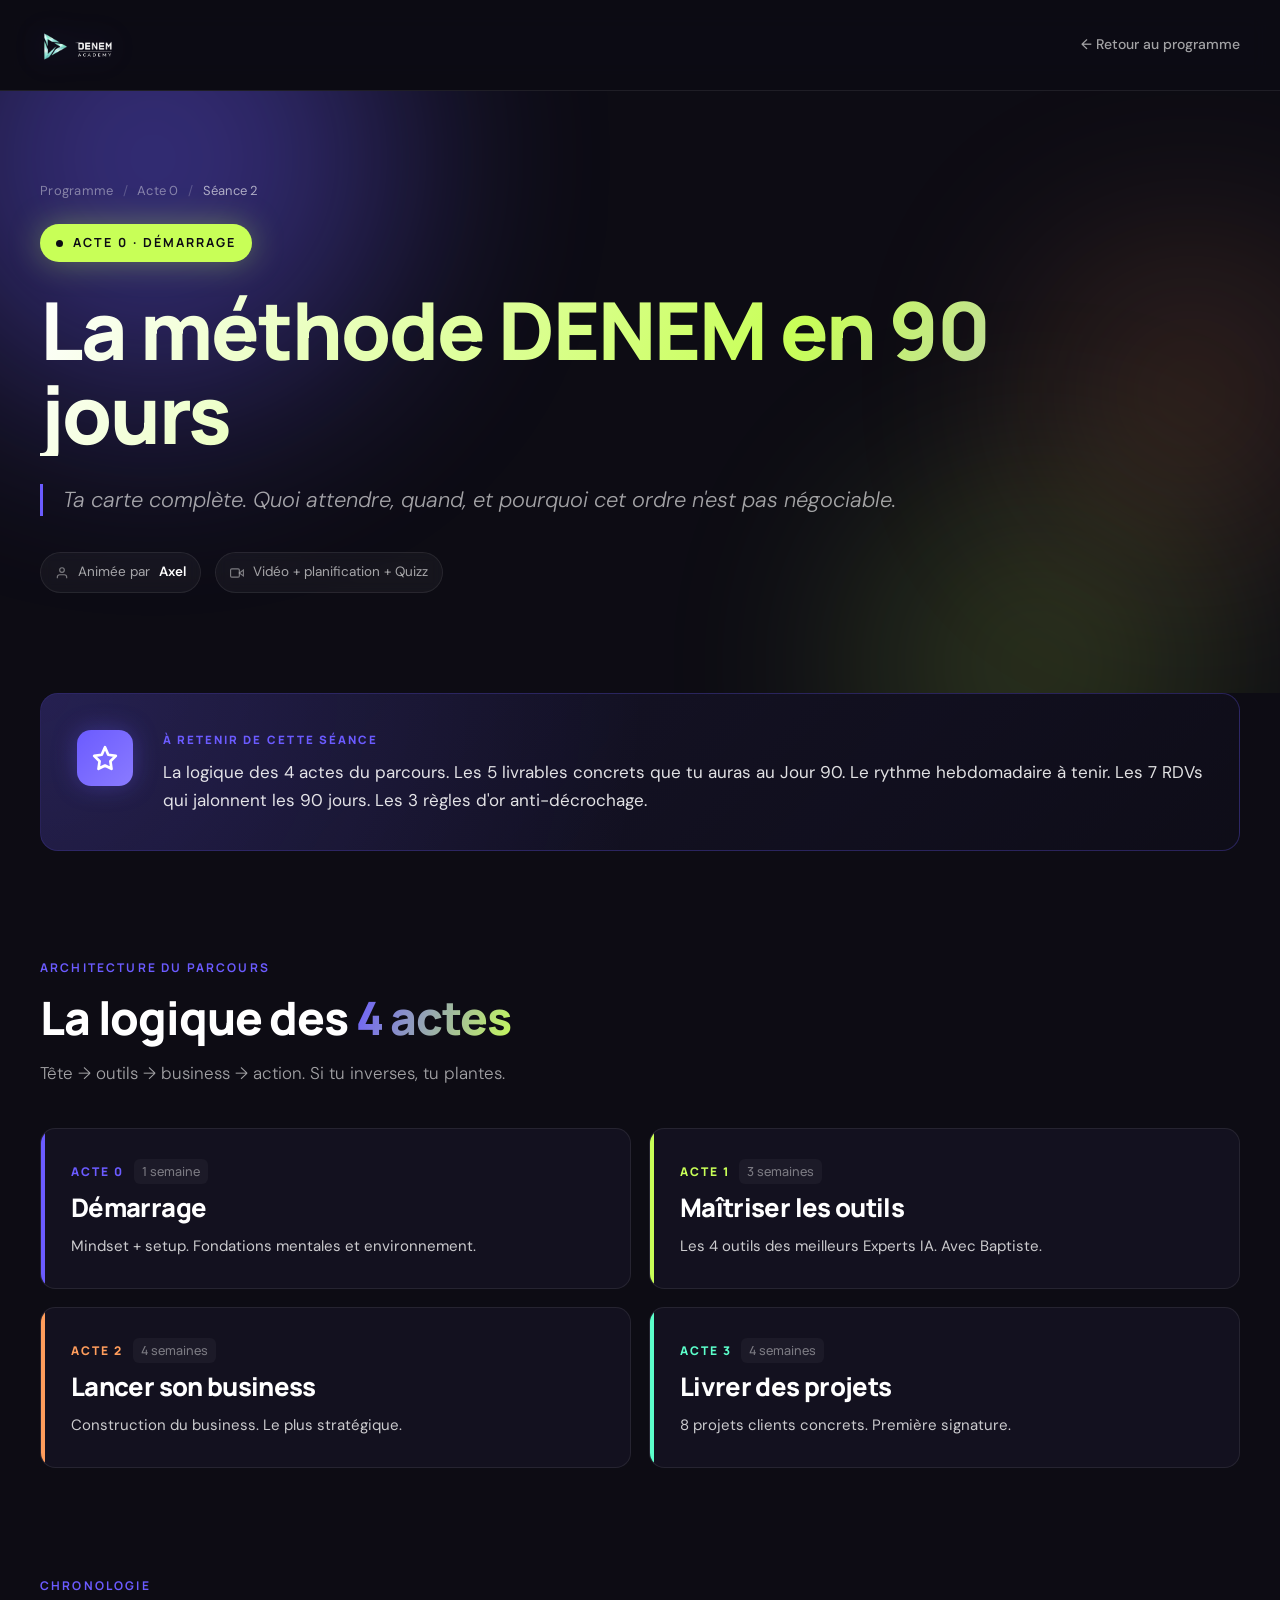
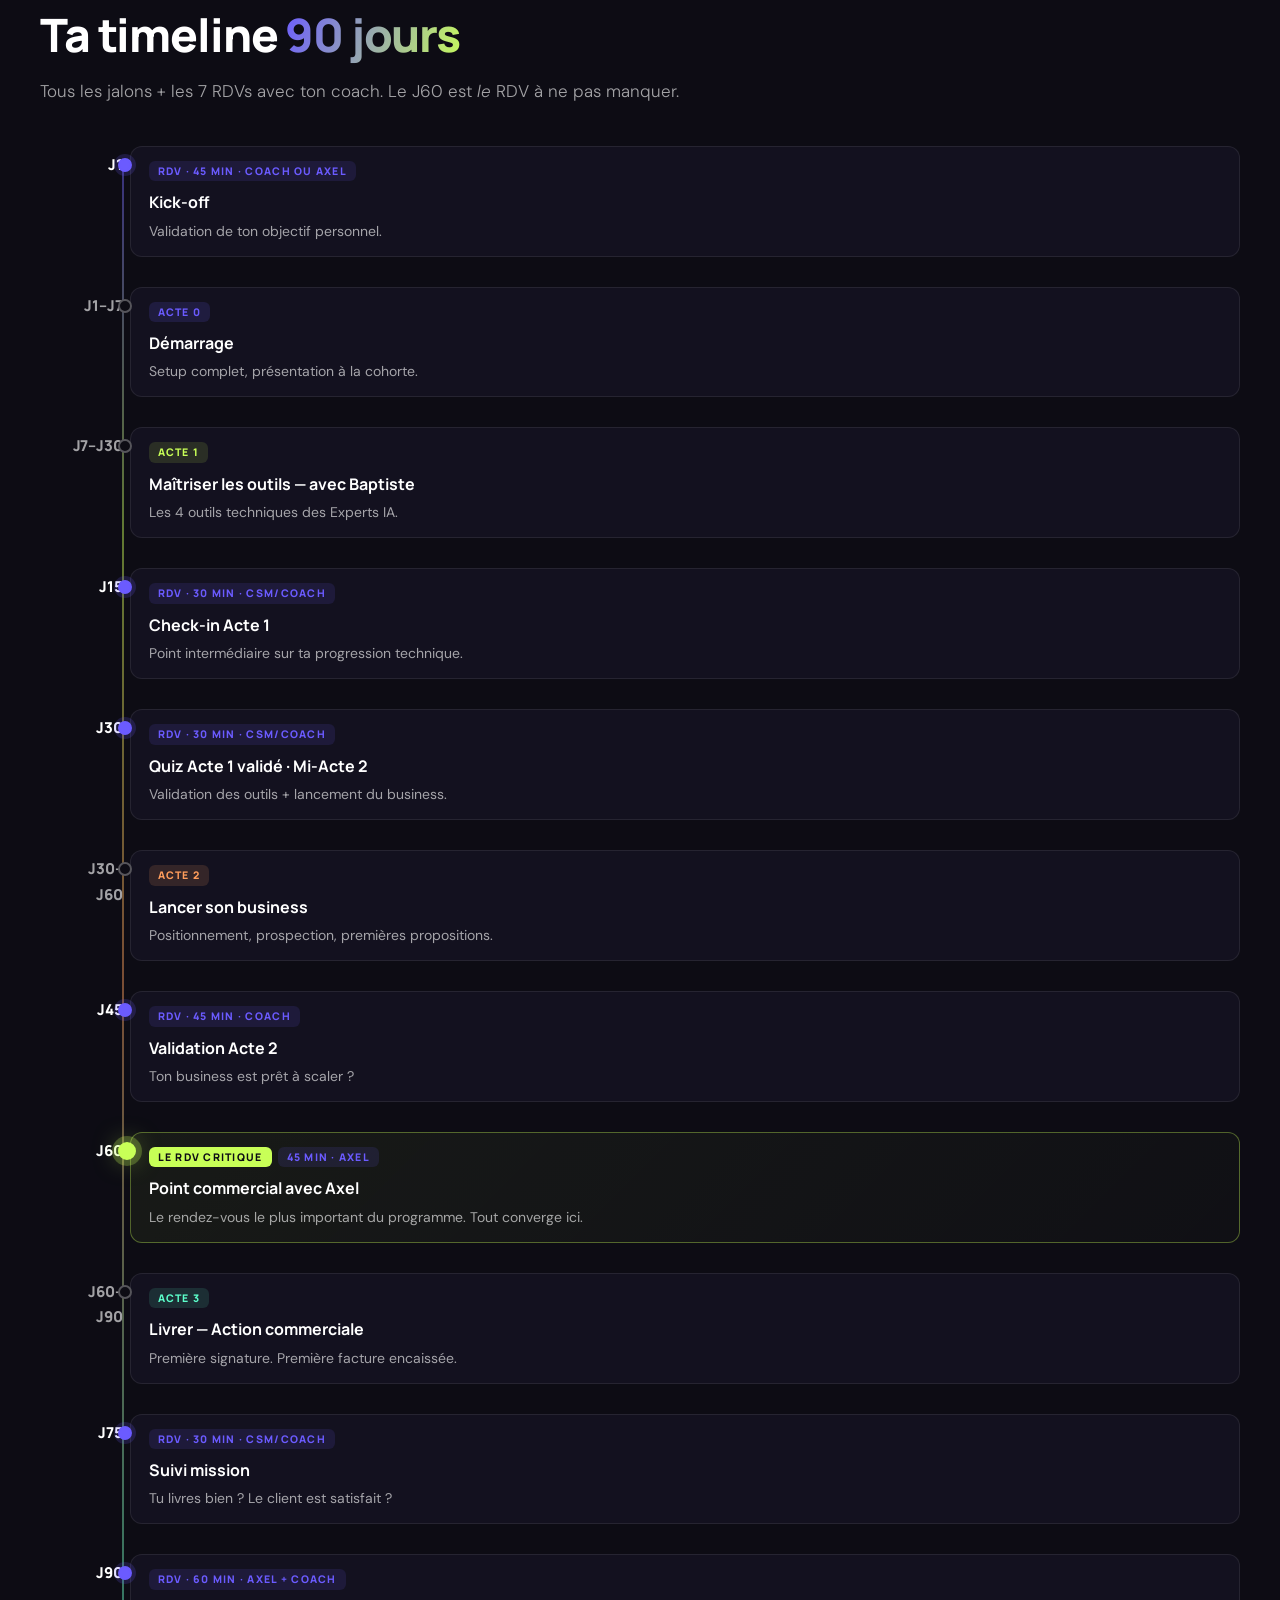
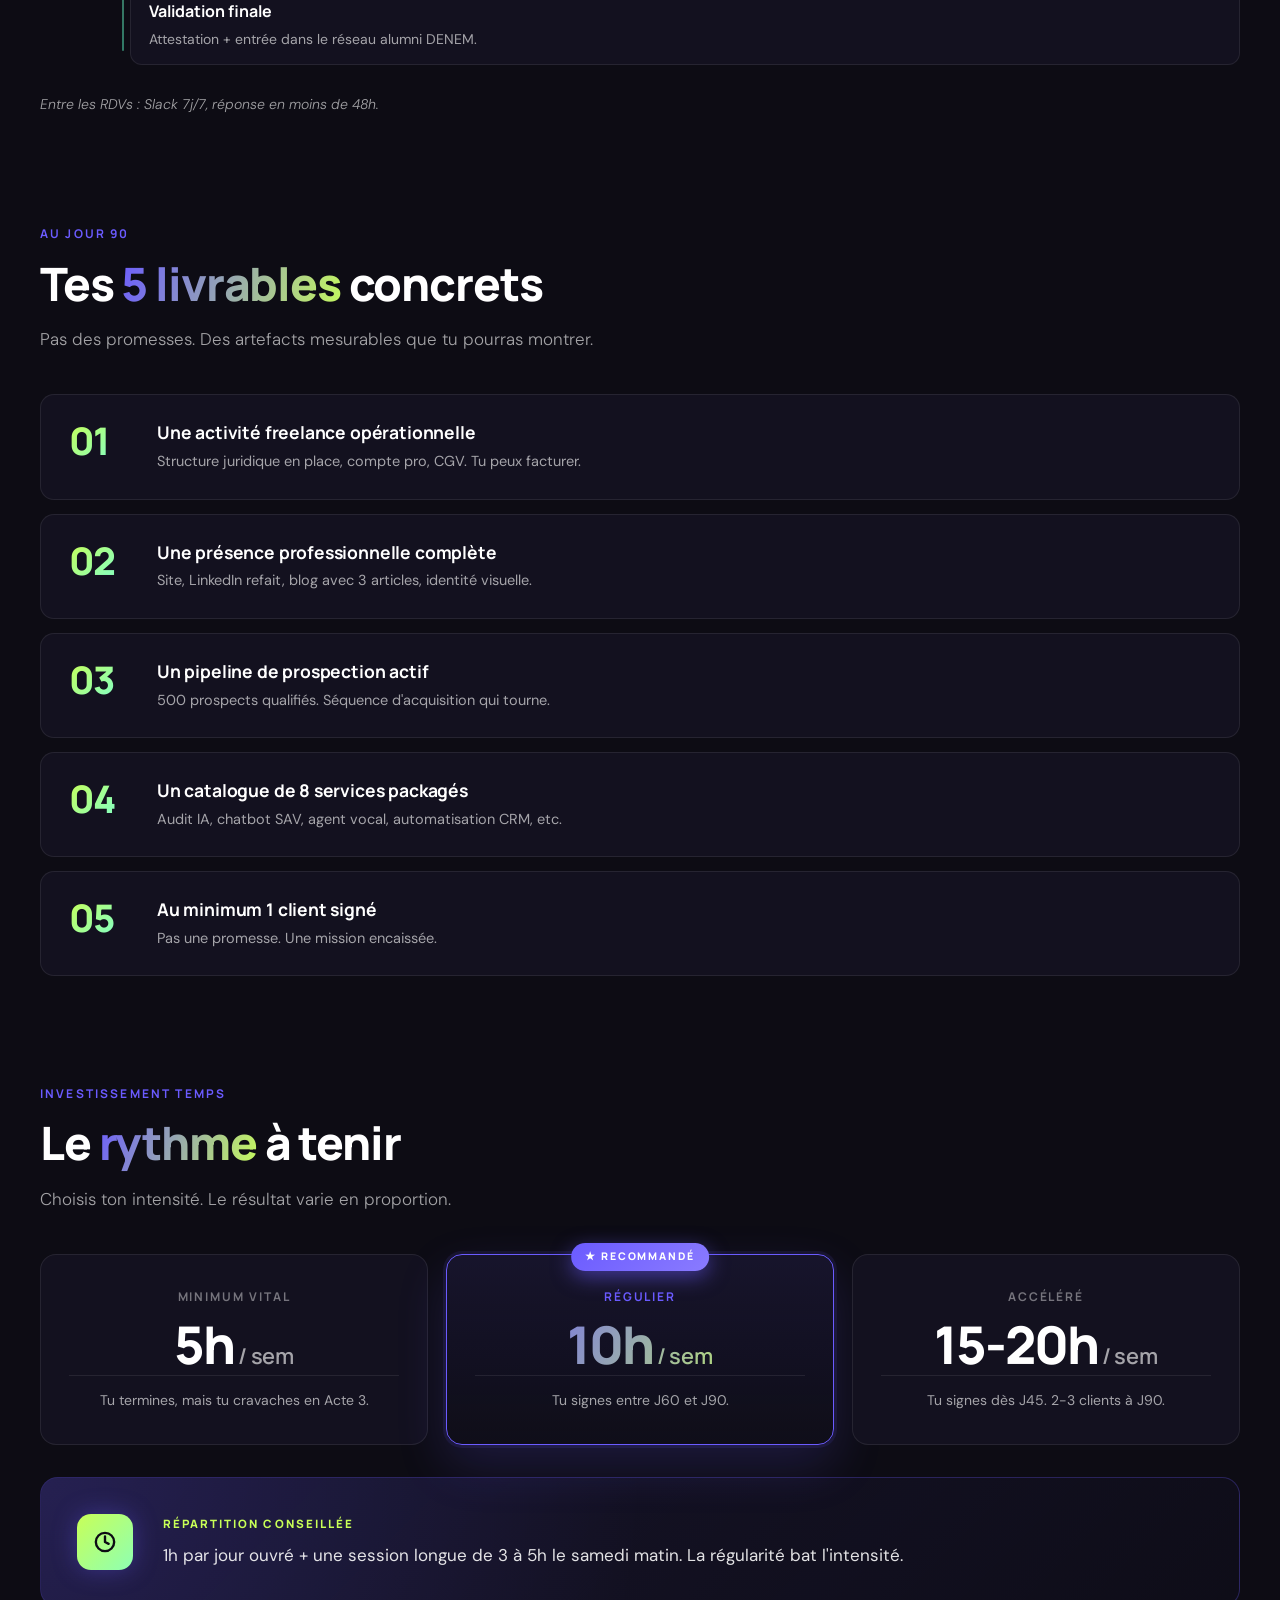
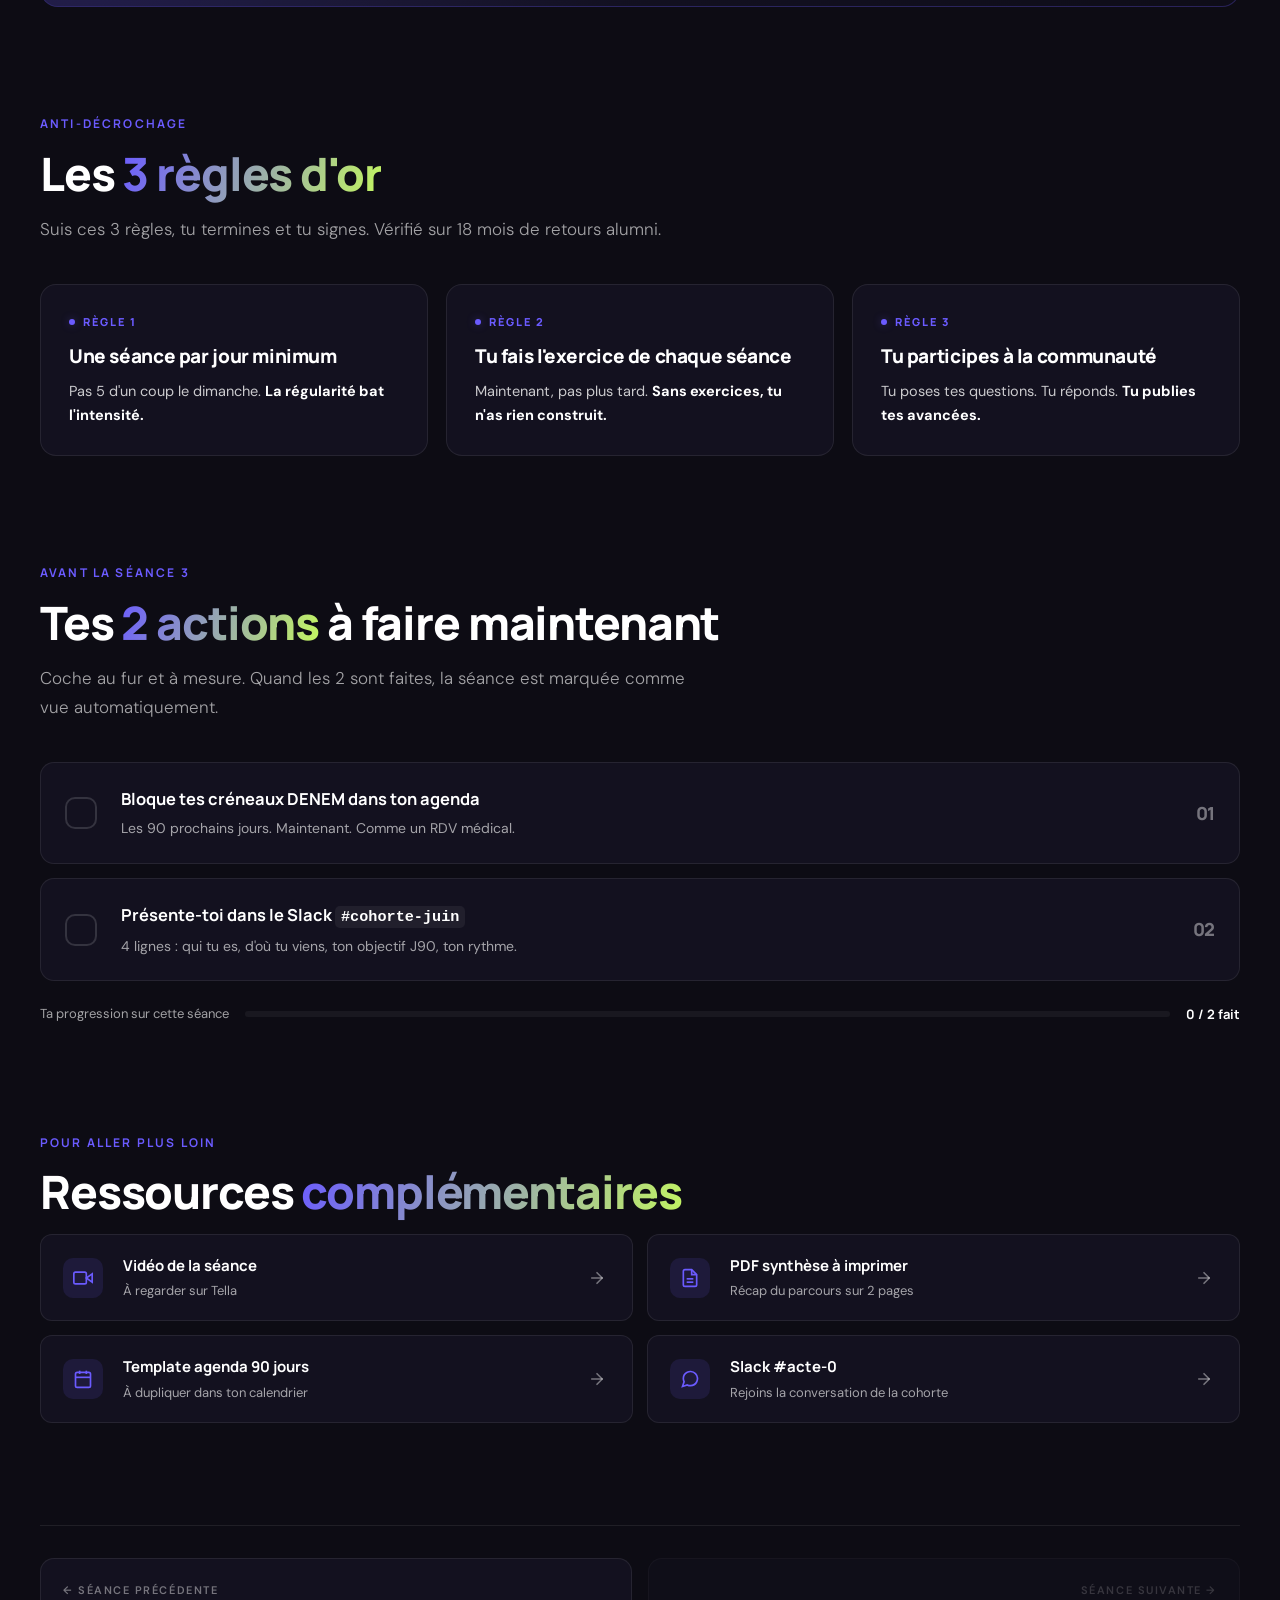
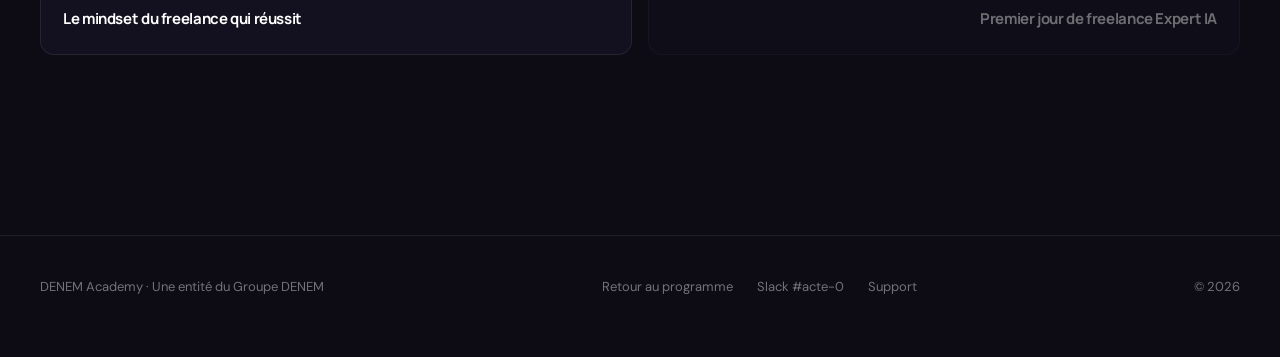
<file: seances/acte-0-seance-2.html>
<!DOCTYPE html>
<html lang="fr">
<head>
<meta charset="UTF-8" />
<meta name="viewport" content="width=device-width, initial-scale=1" />
<title>Acte 0 · Séance 2 — La méthode DENEM en 90 jours · DENEM Academy</title>
<meta name="description" content="Ta carte complète du parcours. Quoi attendre, quand, et pourquoi cet ordre n'est pas négociable." />
<link rel="preconnect" href="https://fonts.googleapis.com" />
<link rel="preconnect" href="https://fonts.gstatic.com" crossorigin />
<link rel="stylesheet" href="https://fonts.googleapis.com/css2?family=Manrope:wght@400;500;600;700;800&family=DM+Sans:wght@300;400;500;700&family=Syne:wght@700;800&display=swap" />
<link rel="stylesheet" href="../assets/styles.css" />
<link rel="stylesheet" href="../assets/seance.css" />
</head>
<body data-seance-id="acte-0-seance-2" class="seance-page">

<!-- Scroll progress -->
<div class="scroll-progress"><div class="scroll-progress-fill"></div></div>

<header class="site-header">
  <div class="header-inner">
    <a href="../" class="brand" aria-label="DENEM Academy — Accueil">
      <img src="../assets/logo.png" alt="DENEM Academy" class="brand-logo" />
    </a>
    <nav class="header-nav">
      <a href="../" class="back-link">← Retour au programme</a>
    </nav>
  </div>
</header>

<main>

  <!-- ======================================================
       HERO (pleine largeur)
       ====================================================== -->
  <section class="seance-hero-v2">
    <div class="hero-orbs" aria-hidden="true">
      <div class="orb orb-1"></div>
      <div class="orb orb-2"></div>
      <div class="orb orb-3"></div>
    </div>

    <div class="container">
      <div class="breadcrumb" data-reveal>
        <a href="../">Programme</a>
        <span class="sep">/</span>
        <span>Acte 0</span>
        <span class="sep">/</span>
        <span class="crumb-current">Séance 2</span>
      </div>

      <div style="margin-top: 22px;" data-reveal data-reveal-delay="80">
        <span class="hero-acte-tag">Acte 0 · Démarrage</span>
      </div>

      <h1 class="hero-title" data-reveal data-reveal-delay="160">La méthode DENEM en 90 jours</h1>

      <p class="hero-accroche" data-reveal data-reveal-delay="260">
        Ta carte complète. Quoi attendre, quand, et pourquoi cet ordre n'est pas négociable.
      </p>

      <div class="hero-meta-row" data-reveal data-reveal-delay="340">
        <span class="hero-meta-pill">
          <svg width="14" height="14" viewBox="0 0 24 24" fill="none" stroke="currentColor" stroke-width="2"><path d="M20 21v-2a4 4 0 0 0-4-4H8a4 4 0 0 0-4 4v2"/><circle cx="12" cy="7" r="4"/></svg>
          Animée par <strong>Axel</strong>
        </span>
        <span class="hero-meta-pill">
          <svg width="14" height="14" viewBox="0 0 24 24" fill="none" stroke="currentColor" stroke-width="2"><polygon points="23 7 16 12 23 17 23 7"/><rect x="1" y="5" width="15" height="14" rx="2"/></svg>
          Vidéo + planification + Quizz
        </span>
      </div>
    </div>
  </section>

  <!-- ======================================================
       À RETENIR
       ====================================================== -->
  <section class="container section-block" data-reveal>
    <div class="callout-retenir-v2">
      <div class="callout-icon-wrap">
        <svg width="26" height="26" viewBox="0 0 24 24" fill="none" stroke="white" stroke-width="2.5" stroke-linejoin="round"><polygon points="12 2 15 9 22 10 17 15 18 22 12 19 6 22 7 15 2 10 9 9 12 2"/></svg>
      </div>
      <div class="callout-content">
        <div class="label">À retenir de cette séance</div>
        <p>La logique des 4 actes du parcours. Les 5 livrables concrets que tu auras au Jour 90. Le rythme hebdomadaire à tenir. Les 7 RDVs qui jalonnent les 90 jours. Les 3 règles d'or anti-décrochage.</p>
      </div>
    </div>
  </section>

  <!-- ======================================================
       LES 4 ACTES
       ====================================================== -->
  <section class="container section-block">
    <div data-reveal>
      <span class="section-eyebrow">Architecture du parcours</span>
      <h2 class="section-title">La logique des <span class="grad">4 actes</span></h2>
      <p class="section-sub">Tête → outils → business → action. Si tu inverses, tu plantes.</p>
    </div>

    <div class="actes-grid">

      <article class="acte-card" data-acte="0" data-reveal data-reveal-delay="60">
        <div class="acte-card-num">Acte 0 <span class="acte-card-meta">1 semaine</span></div>
        <h3 class="acte-card-title">Démarrage</h3>
        <p class="acte-card-desc">Mindset + setup. Fondations mentales et environnement.</p>
      </article>

      <article class="acte-card" data-acte="1" data-reveal data-reveal-delay="140">
        <div class="acte-card-num">Acte 1 <span class="acte-card-meta">3 semaines</span></div>
        <h3 class="acte-card-title">Maîtriser les outils</h3>
        <p class="acte-card-desc">Les 4 outils des meilleurs Experts IA. Avec Baptiste.</p>
      </article>

      <article class="acte-card" data-acte="2" data-reveal data-reveal-delay="220">
        <div class="acte-card-num">Acte 2 <span class="acte-card-meta">4 semaines</span></div>
        <h3 class="acte-card-title">Lancer son business</h3>
        <p class="acte-card-desc">Construction du business. Le plus stratégique.</p>
      </article>

      <article class="acte-card" data-acte="3" data-reveal data-reveal-delay="300">
        <div class="acte-card-num">Acte 3 <span class="acte-card-meta">4 semaines</span></div>
        <h3 class="acte-card-title">Livrer des projets</h3>
        <p class="acte-card-desc">8 projets clients concrets. Première signature.</p>
      </article>

    </div>
  </section>

  <!-- ======================================================
       TIMELINE 90 JOURS
       ====================================================== -->
  <section class="container section-block">
    <div data-reveal>
      <span class="section-eyebrow">Chronologie</span>
      <h2 class="section-title">Ta timeline <span class="grad">90 jours</span></h2>
      <p class="section-sub">Tous les jalons + les 7 RDVs avec ton coach. Le J60 est <em>le</em> RDV à ne pas manquer.</p>
    </div>

    <div class="timeline" data-reveal>

      <div class="timeline-item is-rdv">
        <div class="timeline-day">J1</div>
        <div class="timeline-dot"></div>
        <div class="timeline-card">
          <div class="timeline-pills">
            <span class="timeline-pill rdv">RDV · 45 min · Coach ou Axel</span>
          </div>
          <div class="timeline-title">Kick-off</div>
          <div class="timeline-desc">Validation de ton objectif personnel.</div>
        </div>
      </div>

      <div class="timeline-item">
        <div class="timeline-day">J1–J7</div>
        <div class="timeline-dot"></div>
        <div class="timeline-card">
          <div class="timeline-pills">
            <span class="timeline-pill acte-0">Acte 0</span>
          </div>
          <div class="timeline-title">Démarrage</div>
          <div class="timeline-desc">Setup complet, présentation à la cohorte.</div>
        </div>
      </div>

      <div class="timeline-item">
        <div class="timeline-day">J7–J30</div>
        <div class="timeline-dot"></div>
        <div class="timeline-card">
          <div class="timeline-pills">
            <span class="timeline-pill acte-1">Acte 1</span>
          </div>
          <div class="timeline-title">Maîtriser les outils — avec Baptiste</div>
          <div class="timeline-desc">Les 4 outils techniques des Experts IA.</div>
        </div>
      </div>

      <div class="timeline-item is-rdv">
        <div class="timeline-day">J15</div>
        <div class="timeline-dot"></div>
        <div class="timeline-card">
          <div class="timeline-pills">
            <span class="timeline-pill rdv">RDV · 30 min · CSM/Coach</span>
          </div>
          <div class="timeline-title">Check-in Acte 1</div>
          <div class="timeline-desc">Point intermédiaire sur ta progression technique.</div>
        </div>
      </div>

      <div class="timeline-item is-rdv">
        <div class="timeline-day">J30</div>
        <div class="timeline-dot"></div>
        <div class="timeline-card">
          <div class="timeline-pills">
            <span class="timeline-pill rdv">RDV · 30 min · CSM/Coach</span>
          </div>
          <div class="timeline-title">Quiz Acte 1 validé · Mi-Acte 2</div>
          <div class="timeline-desc">Validation des outils + lancement du business.</div>
        </div>
      </div>

      <div class="timeline-item">
        <div class="timeline-day">J30–J60</div>
        <div class="timeline-dot"></div>
        <div class="timeline-card">
          <div class="timeline-pills">
            <span class="timeline-pill acte-2">Acte 2</span>
          </div>
          <div class="timeline-title">Lancer son business</div>
          <div class="timeline-desc">Positionnement, prospection, premières propositions.</div>
        </div>
      </div>

      <div class="timeline-item is-rdv">
        <div class="timeline-day">J45</div>
        <div class="timeline-dot"></div>
        <div class="timeline-card">
          <div class="timeline-pills">
            <span class="timeline-pill rdv">RDV · 45 min · Coach</span>
          </div>
          <div class="timeline-title">Validation Acte 2</div>
          <div class="timeline-desc">Ton business est prêt à scaler ?</div>
        </div>
      </div>

      <div class="timeline-item is-rdv is-critical">
        <div class="timeline-day">J60</div>
        <div class="timeline-dot"></div>
        <div class="timeline-card">
          <div class="timeline-pills">
            <span class="timeline-pill critical">Le RDV critique</span>
            <span class="timeline-pill rdv">45 min · Axel</span>
          </div>
          <div class="timeline-title">Point commercial avec Axel</div>
          <div class="timeline-desc">Le rendez-vous le plus important du programme. Tout converge ici.</div>
        </div>
      </div>

      <div class="timeline-item">
        <div class="timeline-day">J60–J90</div>
        <div class="timeline-dot"></div>
        <div class="timeline-card">
          <div class="timeline-pills">
            <span class="timeline-pill acte-3">Acte 3</span>
          </div>
          <div class="timeline-title">Livrer — Action commerciale</div>
          <div class="timeline-desc">Première signature. Première facture encaissée.</div>
        </div>
      </div>

      <div class="timeline-item is-rdv">
        <div class="timeline-day">J75</div>
        <div class="timeline-dot"></div>
        <div class="timeline-card">
          <div class="timeline-pills">
            <span class="timeline-pill rdv">RDV · 30 min · CSM/Coach</span>
          </div>
          <div class="timeline-title">Suivi mission</div>
          <div class="timeline-desc">Tu livres bien ? Le client est satisfait ?</div>
        </div>
      </div>

      <div class="timeline-item is-rdv">
        <div class="timeline-day">J90</div>
        <div class="timeline-dot"></div>
        <div class="timeline-card">
          <div class="timeline-pills">
            <span class="timeline-pill rdv">RDV · 60 min · Axel + Coach</span>
          </div>
          <div class="timeline-title">Validation finale</div>
          <div class="timeline-desc">Attestation + entrée dans le réseau alumni DENEM.</div>
        </div>
      </div>

    </div>

    <p class="section-sub" style="margin-top: 28px; font-size: 14px;">
      <em>Entre les RDVs : Slack 7j/7, réponse en moins de 48h.</em>
    </p>
  </section>

  <!-- ======================================================
       LES 5 LIVRABLES
       ====================================================== -->
  <section class="container section-block">
    <div data-reveal>
      <span class="section-eyebrow">Au Jour 90</span>
      <h2 class="section-title">Tes <span class="grad">5 livrables</span> concrets</h2>
      <p class="section-sub">Pas des promesses. Des artefacts mesurables que tu pourras montrer.</p>
    </div>

    <div class="livrables-list">

      <article class="livrable-item" data-reveal data-reveal-delay="60">
        <div class="livrable-num">01</div>
        <div class="livrable-content">
          <h3>Une activité freelance opérationnelle</h3>
          <p>Structure juridique en place, compte pro, CGV. Tu peux facturer.</p>
        </div>
      </article>

      <article class="livrable-item" data-reveal data-reveal-delay="120">
        <div class="livrable-num">02</div>
        <div class="livrable-content">
          <h3>Une présence professionnelle complète</h3>
          <p>Site, LinkedIn refait, blog avec 3 articles, identité visuelle.</p>
        </div>
      </article>

      <article class="livrable-item" data-reveal data-reveal-delay="180">
        <div class="livrable-num">03</div>
        <div class="livrable-content">
          <h3>Un pipeline de prospection actif</h3>
          <p>500 prospects qualifiés. Séquence d'acquisition qui tourne.</p>
        </div>
      </article>

      <article class="livrable-item" data-reveal data-reveal-delay="240">
        <div class="livrable-num">04</div>
        <div class="livrable-content">
          <h3>Un catalogue de 8 services packagés</h3>
          <p>Audit IA, chatbot SAV, agent vocal, automatisation CRM, etc.</p>
        </div>
      </article>

      <article class="livrable-item" data-reveal data-reveal-delay="300">
        <div class="livrable-num">05</div>
        <div class="livrable-content">
          <h3>Au minimum 1 client signé</h3>
          <p>Pas une promesse. Une mission encaissée.</p>
        </div>
      </article>

    </div>
  </section>

  <!-- ======================================================
       RYTHME À TENIR
       ====================================================== -->
  <section class="container section-block">
    <div data-reveal>
      <span class="section-eyebrow">Investissement temps</span>
      <h2 class="section-title">Le <span class="grad">rythme</span> à tenir</h2>
      <p class="section-sub">Choisis ton intensité. Le résultat varie en proportion.</p>
    </div>

    <div class="rythme-grid">

      <div class="rythme-card" data-reveal data-reveal-delay="60">
        <div class="rythme-tier">Minimum vital</div>
        <div class="rythme-hours">5h<span>/ sem</span></div>
        <p class="rythme-result">Tu termines, mais tu cravaches en Acte 3.</p>
      </div>

      <div class="rythme-card is-recommended" data-reveal data-reveal-delay="160">
        <span class="rythme-badge">★ Recommandé</span>
        <div class="rythme-tier">Régulier</div>
        <div class="rythme-hours">10h<span>/ sem</span></div>
        <p class="rythme-result">Tu signes entre J60 et J90.</p>
      </div>

      <div class="rythme-card" data-reveal data-reveal-delay="260">
        <div class="rythme-tier">Accéléré</div>
        <div class="rythme-hours">15-20h<span>/ sem</span></div>
        <p class="rythme-result">Tu signes dès J45. 2-3 clients à J90.</p>
      </div>

    </div>

    <div class="callout-retenir-v2" style="margin-top: 32px;" data-reveal>
      <div class="callout-icon-wrap" style="background: linear-gradient(135deg, var(--secondary), #8effb3);">
        <svg width="22" height="22" viewBox="0 0 24 24" fill="none" stroke="#0D0C14" stroke-width="2.6" stroke-linecap="round" stroke-linejoin="round"><circle cx="12" cy="12" r="10"/><polyline points="12 6 12 12 16 14"/></svg>
      </div>
      <div class="callout-content">
        <div class="label" style="color: var(--secondary);">Répartition conseillée</div>
        <p>1h par jour ouvré + une session longue de 3 à 5h le samedi matin. La régularité bat l'intensité.</p>
      </div>
    </div>
  </section>

  <!-- ======================================================
       3 RÈGLES D'OR ANTI-DÉCROCHAGE
       ====================================================== -->
  <section class="container section-block">
    <div data-reveal>
      <span class="section-eyebrow">Anti-décrochage</span>
      <h2 class="section-title">Les <span class="grad">3 règles d'or</span></h2>
      <p class="section-sub">Suis ces 3 règles, tu termines et tu signes. Vérifié sur 18 mois de retours alumni.</p>
    </div>

    <div class="regles-grid">

      <article class="regle-card" data-reveal data-reveal-delay="60">
        <div class="regle-num">Règle 1</div>
        <div class="regle-title">Une séance par jour minimum</div>
        <div class="regle-body">Pas 5 d'un coup le dimanche. <strong style="color:#fff">La régularité bat l'intensité.</strong></div>
      </article>

      <article class="regle-card" data-reveal data-reveal-delay="160">
        <div class="regle-num">Règle 2</div>
        <div class="regle-title">Tu fais l'exercice de chaque séance</div>
        <div class="regle-body">Maintenant, pas plus tard. <strong style="color:#fff">Sans exercices, tu n'as rien construit.</strong></div>
      </article>

      <article class="regle-card" data-reveal data-reveal-delay="260">
        <div class="regle-num">Règle 3</div>
        <div class="regle-title">Tu participes à la communauté</div>
        <div class="regle-body">Tu poses tes questions. Tu réponds. <strong style="color:#fff">Tu publies tes avancées.</strong></div>
      </article>

    </div>
  </section>

  <!-- ======================================================
       2 ACTIONS — checklist interactive
       ====================================================== -->
  <section class="container section-block">
    <div data-reveal>
      <span class="section-eyebrow">Avant la séance 3</span>
      <h2 class="section-title">Tes <span class="grad">2 actions</span> à faire maintenant</h2>
      <p class="section-sub">Coche au fur et à mesure. Quand les 2 sont faites, la séance est marquée comme vue automatiquement.</p>
    </div>

    <div class="actions-checklist">

      <label class="action-item" data-action-id="action-1" data-reveal data-reveal-delay="60">
        <input type="checkbox" />
        <span class="action-check">
          <svg width="16" height="16" viewBox="0 0 24 24" fill="none" stroke="currentColor" stroke-width="3.5" stroke-linecap="round" stroke-linejoin="round"><polyline points="20 6 9 17 4 12"/></svg>
        </span>
        <div class="action-content">
          <strong>Bloque tes créneaux DENEM dans ton agenda</strong>
          <span>Les 90 prochains jours. Maintenant. Comme un RDV médical.</span>
        </div>
        <span class="action-num">01</span>
      </label>

      <label class="action-item" data-action-id="action-2" data-reveal data-reveal-delay="140">
        <input type="checkbox" />
        <span class="action-check">
          <svg width="16" height="16" viewBox="0 0 24 24" fill="none" stroke="currentColor" stroke-width="3.5" stroke-linecap="round" stroke-linejoin="round"><polyline points="20 6 9 17 4 12"/></svg>
        </span>
        <div class="action-content">
          <strong>Présente-toi dans le Slack <code style="background:rgba(255,255,255,0.06);padding:2px 6px;border-radius:5px;font-family:'JetBrains Mono',monospace;font-size:0.92em">#cohorte-juin</code></strong>
          <span>4 lignes : qui tu es, d'où tu viens, ton objectif J90, ton rythme.</span>
        </div>
        <span class="action-num">02</span>
      </label>

    </div>

    <div class="actions-progress">
      <span>Ta progression sur cette séance</span>
      <div class="actions-progress-bar"><div class="actions-progress-bar-fill"></div></div>
      <span class="actions-progress-count">0 / 2 fait</span>
    </div>
  </section>

  <!-- ======================================================
       RESSOURCES COMPLÉMENTAIRES
       ====================================================== -->
  <section class="container section-block">
    <div data-reveal>
      <span class="section-eyebrow">Pour aller plus loin</span>
      <h2 class="section-title">Ressources <span class="grad">complémentaires</span></h2>
    </div>

    <div class="ressources-grid">

      <a href="#" class="ressource-card" data-reveal data-reveal-delay="60">
        <span class="ressource-icon">
          <svg width="20" height="20" viewBox="0 0 24 24" fill="none" stroke="currentColor" stroke-width="2"><polygon points="23 7 16 12 23 17 23 7"/><rect x="1" y="5" width="15" height="14" rx="2"/></svg>
        </span>
        <span class="ressource-text">
          <strong>Vidéo de la séance</strong>
          <span>À regarder sur Tella</span>
        </span>
        <svg class="ressource-arrow" width="18" height="18" viewBox="0 0 24 24" fill="none" stroke="currentColor" stroke-width="2.2" stroke-linecap="round" stroke-linejoin="round"><line x1="5" y1="12" x2="19" y2="12"/><polyline points="12 5 19 12 12 19"/></svg>
      </a>

      <a href="#" class="ressource-card" data-reveal data-reveal-delay="120">
        <span class="ressource-icon">
          <svg width="20" height="20" viewBox="0 0 24 24" fill="none" stroke="currentColor" stroke-width="2"><path d="M14 2H6a2 2 0 0 0-2 2v16a2 2 0 0 0 2 2h12a2 2 0 0 0 2-2V8z"/><polyline points="14 2 14 8 20 8"/><line x1="16" y1="13" x2="8" y2="13"/><line x1="16" y1="17" x2="8" y2="17"/></svg>
        </span>
        <span class="ressource-text">
          <strong>PDF synthèse à imprimer</strong>
          <span>Récap du parcours sur 2 pages</span>
        </span>
        <svg class="ressource-arrow" width="18" height="18" viewBox="0 0 24 24" fill="none" stroke="currentColor" stroke-width="2.2" stroke-linecap="round" stroke-linejoin="round"><line x1="5" y1="12" x2="19" y2="12"/><polyline points="12 5 19 12 12 19"/></svg>
      </a>

      <a href="#" class="ressource-card" data-reveal data-reveal-delay="180">
        <span class="ressource-icon">
          <svg width="20" height="20" viewBox="0 0 24 24" fill="none" stroke="currentColor" stroke-width="2"><rect x="3" y="4" width="18" height="18" rx="2" ry="2"/><line x1="16" y1="2" x2="16" y2="6"/><line x1="8" y1="2" x2="8" y2="6"/><line x1="3" y1="10" x2="21" y2="10"/></svg>
        </span>
        <span class="ressource-text">
          <strong>Template agenda 90 jours</strong>
          <span>À dupliquer dans ton calendrier</span>
        </span>
        <svg class="ressource-arrow" width="18" height="18" viewBox="0 0 24 24" fill="none" stroke="currentColor" stroke-width="2.2" stroke-linecap="round" stroke-linejoin="round"><line x1="5" y1="12" x2="19" y2="12"/><polyline points="12 5 19 12 12 19"/></svg>
      </a>

      <a href="#" class="ressource-card" data-reveal data-reveal-delay="240">
        <span class="ressource-icon">
          <svg width="20" height="20" viewBox="0 0 24 24" fill="none" stroke="currentColor" stroke-width="2"><path d="M21 11.5a8.38 8.38 0 0 1-.9 3.8 8.5 8.5 0 0 1-7.6 4.7 8.38 8.38 0 0 1-3.8-.9L3 21l1.9-5.7a8.38 8.38 0 0 1-.9-3.8 8.5 8.5 0 0 1 4.7-7.6 8.38 8.38 0 0 1 3.8-.9h.5a8.48 8.48 0 0 1 8 8v.5z"/></svg>
        </span>
        <span class="ressource-text">
          <strong>Slack #acte-0</strong>
          <span>Rejoins la conversation de la cohorte</span>
        </span>
        <svg class="ressource-arrow" width="18" height="18" viewBox="0 0 24 24" fill="none" stroke="currentColor" stroke-width="2.2" stroke-linecap="round" stroke-linejoin="round"><line x1="5" y1="12" x2="19" y2="12"/><polyline points="12 5 19 12 12 19"/></svg>
      </a>

    </div>
  </section>

  <!-- ======================================================
       NAV BAS
       ====================================================== -->
  <section class="container">
    <nav class="seance-nav">
      <a href="acte-0-seance-1.html" class="nav-card">
        <span class="nav-direction">← Séance précédente</span>
        <span class="nav-card-title">Le mindset du freelance qui réussit</span>
      </a>
      <a href="../" class="nav-card nav-next" data-disabled="true">
        <span class="nav-direction">Séance suivante →</span>
        <span class="nav-card-title">Premier jour de freelance Expert IA</span>
      </a>
    </nav>
  </section>

</main>

<!-- Floating action bar -->
<div class="floating-actions">
  <button class="float-btn float-btn-mark">
    <span class="pending-icon">
      <svg width="14" height="14" viewBox="0 0 24 24" fill="none" stroke="currentColor" stroke-width="2"><circle cx="12" cy="12" r="10"/></svg>
    </span>
    <span class="check-icon">
      <svg width="14" height="14" viewBox="0 0 24 24" fill="none" stroke="currentColor" stroke-width="3" stroke-linecap="round" stroke-linejoin="round"><polyline points="20 6 9 17 4 12"/></svg>
    </span>
    <span class="label">Marquer comme vu</span>
  </button>
  <button class="float-btn float-btn-top" title="Retour en haut">
    <svg width="16" height="16" viewBox="0 0 24 24" fill="none" stroke="currentColor" stroke-width="2.5" stroke-linecap="round" stroke-linejoin="round"><line x1="12" y1="19" x2="12" y2="5"/><polyline points="5 12 12 5 19 12"/></svg>
  </button>
</div>

<footer class="site-footer">
  <div class="footer-inner">
    <span>DENEM Academy · Une entité du Groupe DENEM</span>
    <nav class="footer-links">
      <a href="../">Retour au programme</a>
      <a href="#">Slack #acte-0</a>
      <a href="mailto:contact@denemacademy.fr">Support</a>
    </nav>
    <span>© 2026</span>
  </div>
</footer>

<script src="../assets/script.js"></script>
<script src="../assets/seance.js"></script>
</body>
</html>
</file>
<file: assets/styles.css>
/* =========================================================
   DENEM Academy — Fiches de formation
   Charte : tech premium sombre, éditorial, lisibilité max
   ========================================================= */

:root {
  --bg: #0D0C14;
  --bg-elev: #11101A;
  --card: #13111F;
  --card-hover: #181527;
  --primary: #6B5BFF;
  --primary-soft: rgba(107, 91, 255, 0.12);
  --primary-glow: rgba(107, 91, 255, 0.35);
  --secondary: #C8FF57;
  --orange: #FF9D5C;
  --teal: #5CFFCB;
  --text: #FFFFFF;
  --text-dim: rgba(255, 255, 255, 0.62);
  --text-mute: rgba(255, 255, 255, 0.42);
  --border: rgba(255, 255, 255, 0.08);
  --border-strong: rgba(255, 255, 255, 0.14);

  --acte-0: #6B5BFF;
  --acte-1: #C8FF57;
  --acte-2: #FF9D5C;
  --acte-3: #5CFFCB;

  --radius: 14px;
  --radius-sm: 10px;
  --maxw: 1280px;
  --content-maxw: 760px;
}

html, body { overflow-x: hidden; }

* { margin: 0; padding: 0; box-sizing: border-box; }

html { scroll-behavior: smooth; }

body {
  background: var(--bg);
  color: var(--text);
  font-family: 'DM Sans', system-ui, -apple-system, BlinkMacSystemFont, sans-serif;
  font-weight: 400;
  font-size: 16px;
  line-height: 1.7;
  -webkit-font-smoothing: antialiased;
  -moz-osx-font-smoothing: grayscale;
  min-height: 100vh;
}

img { max-width: 100%; display: block; }

a { color: inherit; text-decoration: none; transition: color .2s; }

button { font-family: inherit; cursor: pointer; border: none; background: none; color: inherit; }

h1, h2, h3, h4, h5, h6 {
  font-family: 'Syne', system-ui, sans-serif;
  font-weight: 800;
  letter-spacing: -0.02em;
  line-height: 1.12;
  color: var(--text);
}

::selection { background: var(--primary); color: white; }

/* ----------- HEADER COMMUN ----------- */
.site-header {
  position: sticky;
  top: 0;
  background: rgba(13, 12, 20, 0.78);
  backdrop-filter: saturate(140%) blur(14px);
  -webkit-backdrop-filter: saturate(140%) blur(14px);
  border-bottom: 1px solid var(--border);
  z-index: 50;
}

.header-inner {
  max-width: var(--maxw);
  margin: 0 auto;
  padding: 18px clamp(18px, 3.5vw, 40px);
  display: flex;
  align-items: center;
  justify-content: space-between;
  gap: 24px;
}

.brand {
  display: flex;
  align-items: center;
  gap: 12px;
  text-decoration: none;
  transition: opacity .2s, transform .2s;
}
.brand:hover { opacity: 0.85; transform: translateY(-1px); }

.brand-logo {
  display: block;
  height: clamp(44px, 4.2vw, 56px);
  width: auto;
  filter: drop-shadow(0 0 16px rgba(107, 91, 255, 0.22));
}

@media (max-width: 640px) {
  .brand-logo { height: 40px; }
}

.header-nav {
  display: flex;
  gap: 28px;
  align-items: center;
}

.header-link {
  font-size: 14px;
  color: var(--text-dim);
  font-weight: 500;
}
.header-link:hover { color: var(--text); }

.breadcrumb {
  font-size: 13px;
  color: var(--text-mute);
  letter-spacing: 0.02em;
}
.breadcrumb .sep { margin: 0 6px; opacity: 0.5; }
.breadcrumb .crumb-current { color: var(--text-dim); }

.back-link {
  font-size: 14px;
  color: var(--text-dim);
  display: inline-flex;
  align-items: center;
  gap: 6px;
  font-weight: 500;
}
.back-link:hover { color: var(--secondary); }

/* ----------- LAYOUT ----------- */
.container {
  max-width: var(--maxw);
  margin: 0 auto;
  padding: 0 clamp(18px, 3.5vw, 40px);
}

main { padding-bottom: 100px; }

/* ============================================================
   PAGE D'ACCUEIL
   ============================================================ */

.hero {
  padding: 96px 0 56px;
}

.hero-tag {
  display: inline-flex;
  align-items: center;
  gap: 8px;
  font-size: 12px;
  font-weight: 600;
  letter-spacing: 0.12em;
  text-transform: uppercase;
  color: var(--secondary);
  background: rgba(200, 255, 87, 0.08);
  border: 1px solid rgba(200, 255, 87, 0.22);
  padding: 7px 14px;
  border-radius: 99px;
  margin-bottom: 24px;
}
.hero-tag::before {
  content: '';
  width: 6px; height: 6px;
  border-radius: 50%;
  background: var(--secondary);
  box-shadow: 0 0 10px var(--secondary);
}

.hero h1 {
  font-size: clamp(40px, 6vw, 72px);
  margin-bottom: 18px;
  max-width: 14ch;
}

.hero p {
  font-size: clamp(17px, 1.6vw, 20px);
  color: var(--text-dim);
  max-width: 50ch;
  font-weight: 300;
}

/* Progression bar */
.progression {
  margin: 64px 0 80px;
  padding: 28px;
  background: var(--card);
  border: 1px solid var(--border);
  border-radius: var(--radius);
}
.progression-top {
  display: flex;
  justify-content: space-between;
  align-items: baseline;
  margin-bottom: 18px;
  flex-wrap: wrap;
  gap: 12px;
}
.progression-label {
  font-size: 13px;
  color: var(--text-dim);
  text-transform: uppercase;
  letter-spacing: 0.1em;
  font-weight: 600;
}
.progression-count {
  font-family: 'Syne', sans-serif;
  font-size: 22px;
  font-weight: 800;
  letter-spacing: -0.02em;
}
.progression-count strong { color: var(--secondary); }

.progress-track {
  display: grid;
  grid-template-columns: 3fr 4fr 12fr 8fr;
  gap: 6px;
  height: 12px;
  border-radius: 99px;
  overflow: hidden;
  background: rgba(255,255,255,0.04);
  padding: 2px;
}
.progress-segment {
  height: 100%;
  border-radius: 99px;
  background: rgba(255,255,255,0.05);
  position: relative;
  overflow: hidden;
}
.progress-segment .fill {
  position: absolute;
  top: 0; left: 0;
  height: 100%;
  width: 0%;
  border-radius: 99px;
  transition: width .6s cubic-bezier(.6,.2,.2,1);
}
.progress-segment[data-acte="0"] .fill { background: var(--acte-0); }
.progress-segment[data-acte="1"] .fill { background: var(--acte-1); }
.progress-segment[data-acte="2"] .fill { background: var(--acte-2); }
.progress-segment[data-acte="3"] .fill { background: var(--acte-3); }

.progress-legend {
  display: flex;
  gap: 22px;
  flex-wrap: wrap;
  margin-top: 16px;
}
.legend-item {
  display: inline-flex;
  align-items: center;
  gap: 8px;
  font-size: 12.5px;
  color: var(--text-dim);
}
.legend-item .dot {
  width: 10px; height: 10px; border-radius: 50%;
}
.legend-item[data-acte="0"] .dot { background: var(--acte-0); }
.legend-item[data-acte="1"] .dot { background: var(--acte-1); }
.legend-item[data-acte="2"] .dot { background: var(--acte-2); }
.legend-item[data-acte="3"] .dot { background: var(--acte-3); }

/* Section acte */
.acte-section {
  margin-bottom: 72px;
}

.acte-head {
  display: flex;
  align-items: baseline;
  justify-content: space-between;
  margin-bottom: 24px;
  flex-wrap: wrap;
  gap: 12px;
  padding-bottom: 18px;
  border-bottom: 1px solid var(--border);
}

.acte-head-left {
  display: flex;
  align-items: baseline;
  gap: 14px;
  flex-wrap: wrap;
}

.acte-num {
  font-family: 'Syne', sans-serif;
  font-size: 12px;
  font-weight: 700;
  letter-spacing: 0.18em;
  text-transform: uppercase;
  padding: 5px 10px;
  border-radius: 6px;
  color: var(--bg);
}
.acte-section[data-acte="0"] .acte-num { background: var(--acte-0); color: white; }
.acte-section[data-acte="1"] .acte-num { background: var(--acte-1); color: var(--bg); }
.acte-section[data-acte="2"] .acte-num { background: var(--acte-2); color: var(--bg); }
.acte-section[data-acte="3"] .acte-num { background: var(--acte-3); color: var(--bg); }

.acte-title {
  font-size: clamp(22px, 2.6vw, 30px);
  font-weight: 800;
}
.acte-meta {
  font-size: 13px;
  color: var(--text-mute);
}

/* Cards */
.seance-grid {
  display: grid;
  grid-template-columns: repeat(auto-fill, minmax(310px, 1fr));
  gap: 14px;
}

.seance-card {
  position: relative;
  display: block;
  background: var(--card);
  border: 1px solid var(--border);
  border-radius: var(--radius);
  padding: 22px 22px 20px;
  transition: transform .25s cubic-bezier(.4,0,.2,1), border-color .25s, background .25s;
  overflow: hidden;
}

.seance-card[data-status="available"]:hover {
  transform: translateY(-3px);
  border-color: var(--border-strong);
  background: var(--card-hover);
}
.seance-card[data-status="available"]:hover .card-num {
  background: var(--primary);
  color: white;
  box-shadow: 0 0 28px var(--primary-glow);
}

.seance-card[data-status="soon"] {
  opacity: 0.55;
  cursor: not-allowed;
}

.card-top {
  display: flex;
  justify-content: space-between;
  align-items: flex-start;
  margin-bottom: 18px;
  gap: 12px;
}

.card-num {
  width: 40px;
  height: 40px;
  border-radius: 50%;
  display: inline-flex;
  align-items: center;
  justify-content: center;
  background: var(--primary-soft);
  color: var(--primary);
  font-family: 'Syne', sans-serif;
  font-weight: 800;
  font-size: 16px;
  flex-shrink: 0;
  transition: all .25s;
}
.seance-card[data-status="soon"] .card-num {
  background: rgba(255,255,255,0.04);
  color: var(--text-mute);
}

.card-status {
  font-size: 10.5px;
  font-weight: 700;
  letter-spacing: 0.12em;
  text-transform: uppercase;
  padding: 5px 10px;
  border-radius: 99px;
  white-space: nowrap;
}
.card-status[data-status="available"] {
  background: rgba(200, 255, 87, 0.10);
  color: var(--secondary);
  border: 1px solid rgba(200, 255, 87, 0.25);
}
.card-status[data-status="soon"] {
  background: rgba(255, 255, 255, 0.04);
  color: var(--text-mute);
  border: 1px solid var(--border);
}

.card-title {
  font-size: 17px;
  font-weight: 700;
  font-family: 'Syne', sans-serif;
  letter-spacing: -0.01em;
  line-height: 1.3;
  margin-bottom: 14px;
  min-height: 44px;
}

.card-meta {
  display: flex;
  gap: 14px;
  font-size: 13px;
  color: var(--text-dim);
  margin-bottom: 18px;
  align-items: center;
  flex-wrap: wrap;
}
.card-meta-item {
  display: inline-flex;
  align-items: center;
  gap: 6px;
}
.card-meta-item svg { opacity: 0.7; flex-shrink: 0; }

.card-foot {
  display: flex;
  justify-content: space-between;
  align-items: center;
  padding-top: 14px;
  border-top: 1px solid var(--border);
}

.card-checkbox {
  display: inline-flex;
  align-items: center;
  gap: 8px;
  font-size: 13px;
  color: var(--text-dim);
  cursor: pointer;
  user-select: none;
  transition: color .2s;
}
.card-checkbox:hover { color: var(--text); }
.card-checkbox input { display: none; }
.checkbox-visual {
  width: 18px; height: 18px;
  border-radius: 5px;
  border: 1.5px solid var(--border-strong);
  display: inline-flex;
  align-items: center;
  justify-content: center;
  transition: all .2s;
}
.checkbox-visual svg {
  opacity: 0; transform: scale(0.5);
  transition: all .2s;
  stroke: var(--bg);
}
.card-checkbox input:checked + .checkbox-visual {
  background: var(--secondary);
  border-color: var(--secondary);
}
.card-checkbox input:checked + .checkbox-visual svg {
  opacity: 1; transform: scale(1);
}
.card-checkbox.is-checked { color: var(--secondary); }

.card-cta {
  font-size: 13px;
  font-weight: 600;
  color: var(--text-dim);
  display: inline-flex;
  align-items: center;
  gap: 5px;
  transition: color .2s, transform .2s;
}
.seance-card[data-status="available"]:hover .card-cta {
  color: var(--secondary);
  transform: translateX(2px);
}

/* ============================================================
   RESSOURCES (accueil)
   ============================================================ */
.ressources-home {
  margin: 32px 0 80px;
}
.ressources-home .ressources-grid {
  display: grid;
  grid-template-columns: repeat(auto-fill, minmax(320px, 1fr));
  gap: 14px;
}
.ressource-home-card {
  display: flex;
  flex-direction: column;
  background: var(--card);
  border: 1px solid var(--border);
  border-radius: var(--radius);
  padding: 26px 26px 22px;
  position: relative;
  transition: all .25s cubic-bezier(.4, 0, .2, 1);
  text-decoration: none;
  color: inherit;
  overflow: hidden;
}
.ressource-home-card::before {
  content: '';
  position: absolute;
  top: 0; left: 0; right: 0;
  height: 3px;
  background: var(--secondary);
  transform: scaleX(0);
  transform-origin: left;
  transition: transform .35s cubic-bezier(.4, 0, .2, 1);
}
.ressource-home-card:hover {
  border-color: rgba(200, 255, 87, 0.4);
  background: var(--card-hover);
  transform: translateY(-3px);
}
.ressource-home-card:hover::before { transform: scaleX(1); }
.ressource-home-icon {
  font-size: 28px;
  margin-bottom: 14px;
  display: inline-block;
  filter: drop-shadow(0 0 12px rgba(200, 255, 87, 0.25));
}
.ressource-home-card h3 {
  font-family: 'Syne', sans-serif;
  font-weight: 700;
  font-size: 18px;
  margin-bottom: 10px;
  color: var(--text);
  letter-spacing: -0.01em;
}
.ressource-home-card p {
  font-size: 13.5px;
  color: var(--text-dim);
  margin-bottom: 18px;
  line-height: 1.55;
  flex: 1;
}
.ressource-home-card-foot {
  display: flex;
  justify-content: space-between;
  align-items: center;
}
.ressource-home-badge {
  display: inline-flex;
  align-items: center;
  background: rgba(200, 255, 87, 0.10);
  color: var(--secondary);
  font-size: 10.5px;
  font-weight: 700;
  letter-spacing: 0.1em;
  text-transform: uppercase;
  padding: 4px 10px;
  border-radius: 99px;
  border: 1px solid rgba(200, 255, 87, 0.22);
}
.ressource-home-cta {
  font-size: 13px;
  font-weight: 600;
  color: var(--text-dim);
  transition: color .2s, transform .2s;
}
.ressource-home-card:hover .ressource-home-cta {
  color: var(--secondary);
  transform: translateX(2px);
}

/* ============================================================
   FOOTER
   ============================================================ */
.site-footer {
  border-top: 1px solid var(--border);
  padding: 40px 0 60px;
  margin-top: 80px;
}
.footer-inner {
  max-width: var(--maxw);
  margin: 0 auto;
  padding: 0 clamp(18px, 3.5vw, 40px);
  display: flex;
  justify-content: space-between;
  align-items: center;
  gap: 24px;
  flex-wrap: wrap;
  font-size: 13px;
  color: var(--text-mute);
}
.footer-links {
  display: flex;
  gap: 24px;
}
.footer-links a:hover { color: var(--text); }

/* ============================================================
   PAGE SÉANCE
   ============================================================ */

.seance-hero {
  padding: 64px 0 40px;
}

.seance-acte-tag {
  display: inline-block;
  font-family: 'Syne', sans-serif;
  font-size: 12px;
  font-weight: 700;
  letter-spacing: 0.18em;
  text-transform: uppercase;
  color: var(--bg);
  background: var(--secondary);
  padding: 6px 12px;
  border-radius: 6px;
  margin-bottom: 20px;
}

.seance-hero h1 {
  font-size: clamp(34px, 5vw, 56px);
  margin-bottom: 18px;
  max-width: 22ch;
}

.seance-accroche {
  font-size: clamp(17px, 1.5vw, 20px);
  color: var(--text-dim);
  font-weight: 300;
  max-width: 60ch;
  font-style: italic;
  line-height: 1.5;
  border-left: 3px solid var(--primary);
  padding-left: 18px;
  margin: 24px 0 32px;
}

.seance-meta-row {
  display: flex;
  gap: 28px;
  flex-wrap: wrap;
  font-size: 14px;
  color: var(--text-dim);
  margin-bottom: 28px;
}
.seance-meta-row .item {
  display: inline-flex;
  align-items: center;
  gap: 8px;
}
.seance-meta-row .label {
  text-transform: uppercase;
  letter-spacing: 0.1em;
  font-size: 11px;
  font-weight: 600;
  color: var(--text-mute);
}

.cta-btn {
  display: inline-flex;
  align-items: center;
  gap: 10px;
  background: var(--primary);
  color: white;
  font-weight: 600;
  font-size: 16px;
  padding: 16px 28px;
  border-radius: 12px;
  transition: transform .2s, box-shadow .2s, background .2s;
}
.cta-btn:hover {
  transform: translateY(-2px);
  box-shadow: 0 12px 32px var(--primary-glow);
  background: #7a6cff;
}
.cta-btn svg { flex-shrink: 0; }

/* Player vidéo */
.video-wrap {
  margin: 40px 0 60px;
  border-radius: 16px;
  overflow: hidden;
  background: var(--card);
  border: 1px solid var(--border);
  position: relative;
  aspect-ratio: 16 / 9;
}
.video-wrap iframe {
  width: 100%;
  height: 100%;
  border: 0;
}
.video-placeholder {
  width: 100%; height: 100%;
  display: flex;
  flex-direction: column;
  align-items: center;
  justify-content: center;
  gap: 14px;
  color: var(--text-dim);
  background: linear-gradient(135deg, #13111F 0%, #1d1830 100%);
}
.video-placeholder .play-icon {
  width: 72px; height: 72px;
  border-radius: 50%;
  background: var(--primary);
  display: flex;
  align-items: center;
  justify-content: center;
  box-shadow: 0 0 60px var(--primary-glow);
}
.video-placeholder p { font-size: 14px; }

/* Layout séance avec sidebar */
.seance-layout {
  display: grid;
  grid-template-columns: 1fr 280px;
  gap: 80px;
  align-items: start;
}

.seance-content { min-width: 0; }

/* Typographie de la fiche */
.fiche {
  max-width: var(--content-maxw);
  font-size: 17px;
  line-height: 1.78;
}

.fiche > * + * { margin-top: 1.4em; }

.fiche h2 {
  font-size: clamp(26px, 3vw, 34px);
  margin-top: 2.4em;
  margin-bottom: 0.6em;
  scroll-margin-top: 100px;
  position: relative;
  padding-top: 0.4em;
}
.fiche h2::before {
  content: '';
  position: absolute;
  top: 0;
  left: 0;
  width: 32px;
  height: 3px;
  background: var(--primary);
  border-radius: 99px;
}

.fiche h3 {
  font-size: 20px;
  margin-top: 1.8em;
  margin-bottom: 0.5em;
  color: var(--text);
}

.fiche p {
  color: rgba(255,255,255,0.86);
}

.fiche strong {
  color: var(--text);
  font-weight: 700;
}

.fiche em { font-style: italic; color: var(--text); }

.fiche a {
  color: var(--secondary);
  text-decoration: underline;
  text-decoration-color: rgba(200, 255, 87, 0.35);
  text-underline-offset: 3px;
}
.fiche a:hover { text-decoration-color: var(--secondary); }

.fiche blockquote {
  border-left: 3px solid var(--primary);
  background: var(--primary-soft);
  padding: 18px 24px;
  margin: 1.6em 0;
  border-radius: 0 10px 10px 0;
  font-size: 17px;
  color: var(--text);
  font-style: normal;
}
.fiche blockquote p { color: var(--text); }

.fiche ul, .fiche ol {
  padding-left: 0;
  list-style: none;
}
.fiche ul li, .fiche ol li {
  position: relative;
  padding-left: 28px;
  margin-top: 0.5em;
}
.fiche ul li::before {
  content: '';
  position: absolute;
  left: 6px;
  top: 0.78em;
  width: 8px; height: 8px;
  background: var(--secondary);
  border-radius: 2px;
  transform: rotate(45deg);
}
.fiche ol { counter-reset: olcount; }
.fiche ol li {
  counter-increment: olcount;
}
.fiche ol li::before {
  content: counter(olcount);
  position: absolute;
  left: 0;
  top: 0;
  width: 22px; height: 22px;
  background: var(--primary);
  color: white;
  font-family: 'Syne', sans-serif;
  font-weight: 700;
  font-size: 12px;
  border-radius: 50%;
  display: flex;
  align-items: center;
  justify-content: center;
  margin-top: 0.25em;
}

.fiche hr {
  border: none;
  height: 1px;
  background: var(--border);
  margin: 2.4em 0;
}

.fiche table {
  width: 100%;
  border-collapse: separate;
  border-spacing: 0;
  margin: 1.6em 0;
  background: var(--card);
  border: 1px solid var(--border);
  border-radius: 12px;
  overflow: hidden;
  font-size: 15px;
}
.fiche thead {
  background: rgba(107, 91, 255, 0.08);
}
.fiche th {
  padding: 14px 18px;
  text-align: left;
  font-family: 'Syne', sans-serif;
  font-weight: 700;
  font-size: 13px;
  text-transform: uppercase;
  letter-spacing: 0.06em;
  color: var(--text);
  border-bottom: 1px solid var(--border);
}
.fiche td {
  padding: 14px 18px;
  border-bottom: 1px solid var(--border);
  color: rgba(255,255,255,0.82);
  vertical-align: top;
}
.fiche tbody tr:last-child td { border-bottom: none; }
.fiche tbody tr:hover td { background: rgba(255,255,255,0.02); }

.fiche code {
  font-family: 'JetBrains Mono', ui-monospace, monospace;
  font-size: 0.9em;
  background: rgba(107, 91, 255, 0.12);
  color: #b9aeff;
  padding: 2px 7px;
  border-radius: 5px;
}

/* Encadré "À retenir" */
.fiche .callout-retenir {
  background: var(--card);
  border: 1px solid rgba(107, 91, 255, 0.3);
  border-left: 4px solid var(--primary);
  border-radius: 12px;
  padding: 26px 28px;
  margin: 1.8em 0;
  position: relative;
}
.fiche .callout-retenir::before {
  content: 'À retenir';
  position: absolute;
  top: -12px;
  left: 22px;
  background: var(--bg);
  color: var(--primary);
  font-family: 'Syne', sans-serif;
  font-weight: 800;
  font-size: 12px;
  text-transform: uppercase;
  letter-spacing: 0.14em;
  padding: 0 10px;
}
.fiche .callout-retenir h2 {
  display: none;
}

/* Encadré "Exercice" */
.fiche .callout-exercice {
  background: linear-gradient(180deg, rgba(255, 157, 92, 0.05), rgba(255, 157, 92, 0.02));
  border: 1px solid rgba(255, 157, 92, 0.28);
  border-left: 4px solid var(--orange);
  border-radius: 12px;
  padding: 26px 28px;
  margin: 1.8em 0;
  position: relative;
}
.fiche .callout-exercice::before {
  content: 'Exercice';
  position: absolute;
  top: -12px;
  left: 22px;
  background: var(--bg);
  color: var(--orange);
  font-family: 'Syne', sans-serif;
  font-weight: 800;
  font-size: 12px;
  text-transform: uppercase;
  letter-spacing: 0.14em;
  padding: 0 10px;
}
.fiche .callout-exercice h2 {
  display: none;
}

/* ----------- SIDEBAR séance ----------- */
.seance-sidebar {
  position: sticky;
  top: 100px;
  align-self: start;
}

.toc {
  background: var(--card);
  border: 1px solid var(--border);
  border-radius: var(--radius);
  padding: 22px;
  margin-bottom: 18px;
}
.toc-title {
  font-family: 'Syne', sans-serif;
  font-size: 11px;
  font-weight: 700;
  letter-spacing: 0.18em;
  text-transform: uppercase;
  color: var(--text-mute);
  margin-bottom: 14px;
}
.toc ul {
  list-style: none;
  padding: 0;
  display: flex;
  flex-direction: column;
  gap: 2px;
}
.toc a {
  display: block;
  font-size: 13.5px;
  color: var(--text-dim);
  padding: 7px 0 7px 14px;
  border-left: 2px solid transparent;
  transition: all .15s;
  line-height: 1.4;
}
.toc a:hover {
  color: var(--text);
  border-left-color: var(--border-strong);
}
.toc a.active {
  color: var(--secondary);
  border-left-color: var(--secondary);
  font-weight: 500;
}

.sidebar-actions {
  background: var(--card);
  border: 1px solid var(--border);
  border-radius: var(--radius);
  padding: 18px;
  display: flex;
  flex-direction: column;
  gap: 10px;
}

.sidebar-btn {
  display: flex;
  align-items: center;
  justify-content: space-between;
  gap: 10px;
  padding: 12px 14px;
  background: rgba(255,255,255,0.03);
  border: 1px solid var(--border);
  border-radius: 10px;
  font-size: 13.5px;
  font-weight: 500;
  color: var(--text-dim);
  width: 100%;
  text-align: left;
  transition: all .2s;
  cursor: pointer;
}
.sidebar-btn:hover {
  background: rgba(255,255,255,0.06);
  color: var(--text);
  border-color: var(--border-strong);
}
.sidebar-btn .left {
  display: inline-flex; align-items: center; gap: 10px;
}
.sidebar-btn svg { flex-shrink: 0; }

.btn-mark-seen {
  background: var(--primary-soft);
  border-color: rgba(107, 91, 255, 0.25);
  color: var(--text);
}
.btn-mark-seen:hover {
  background: rgba(107, 91, 255, 0.18);
  border-color: var(--primary);
}
.btn-mark-seen.is-seen {
  background: rgba(200, 255, 87, 0.10);
  border-color: var(--secondary);
  color: var(--secondary);
}
.btn-mark-seen.is-seen .check-icon {
  opacity: 1;
}
.btn-mark-seen .check-icon { opacity: 0; transition: opacity .25s; }

/* ----------- NAV BAS séance ----------- */
.seance-nav {
  margin-top: 80px;
  padding-top: 32px;
  border-top: 1px solid var(--border);
  display: grid;
  grid-template-columns: 1fr 1fr;
  gap: 16px;
}
.nav-card {
  background: var(--card);
  border: 1px solid var(--border);
  border-radius: var(--radius);
  padding: 22px;
  display: flex;
  flex-direction: column;
  gap: 6px;
  transition: all .2s;
}
.nav-card:hover {
  border-color: var(--primary);
  background: var(--card-hover);
  transform: translateY(-2px);
}
.nav-card[data-disabled="true"] {
  opacity: 0.4;
  pointer-events: none;
}
.nav-direction {
  font-size: 11px;
  font-weight: 600;
  text-transform: uppercase;
  letter-spacing: 0.14em;
  color: var(--text-mute);
}
.nav-card-title {
  font-family: 'Syne', sans-serif;
  font-weight: 700;
  font-size: 15px;
  color: var(--text);
}
.nav-next { text-align: right; align-items: flex-end; }

/* ----------- ANIMATIONS ----------- */
.fade-up {
  opacity: 0;
  transform: translateY(16px);
  transition: opacity .7s cubic-bezier(.4,0,.2,1), transform .7s cubic-bezier(.4,0,.2,1);
}
.fade-up.in {
  opacity: 1;
  transform: translateY(0);
}

@keyframes pulse-check {
  0% { transform: scale(1); }
  40% { transform: scale(1.18); }
  100% { transform: scale(1); }
}
.checkbox-visual.just-checked {
  animation: pulse-check .35s cubic-bezier(.5,1.6,.5,1);
}

/* ----------- RESPONSIVE ----------- */
@media (max-width: 920px) {
  .seance-layout {
    grid-template-columns: 1fr;
    gap: 40px;
  }
  .seance-sidebar {
    position: static;
    order: 2;
  }
  .toc { display: none; }
}

@media (max-width: 640px) {
  .header-inner { padding: 14px 18px; }
  .container { padding: 0 18px; }
  .footer-inner { padding: 0 18px; flex-direction: column; align-items: flex-start; }

  .hero { padding: 56px 0 32px; }
  .progression { padding: 22px 18px; margin: 40px 0 56px; }
  .progression-count { font-size: 18px; }

  .acte-section { margin-bottom: 56px; }
  .acte-head { flex-direction: column; align-items: flex-start; gap: 8px; }

  .seance-grid { grid-template-columns: 1fr; }

  .seance-hero { padding: 40px 0 28px; }
  .seance-meta-row { gap: 18px; flex-direction: column; align-items: flex-start; }

  .fiche { font-size: 16px; }
  .fiche table {
    display: block;
    overflow-x: auto;
    white-space: nowrap;
  }

  .seance-nav { grid-template-columns: 1fr; }
  .nav-next { text-align: left; align-items: flex-start; }
}
</file>
<file: assets/ressource.css>
/* =========================================================
   DENEM Academy — Fiches pratiques (ressources)
   Layout 3 colonnes, sommaire sticky, checklists persistantes,
   callouts colorés, print-friendly
   ========================================================= */

.ressource-page {
  font-family: 'DM Sans', system-ui, -apple-system, sans-serif;
}

.ressource-page h1, .ressource-page h2, .ressource-page h3, .ressource-page h4 {
  font-family: 'Manrope', system-ui, sans-serif;
  letter-spacing: -0.025em;
}

/* Header — actions imprimer/reset */
.ressource-actions {
  display: flex;
  gap: 8px;
  align-items: center;
}
.ressource-action-btn {
  display: inline-flex;
  align-items: center;
  gap: 6px;
  padding: 8px 14px;
  font-size: 13px;
  font-weight: 500;
  font-family: inherit;
  color: var(--text-dim);
  background: rgba(255, 255, 255, 0.04);
  border: 1px solid var(--border);
  border-radius: 10px;
  cursor: pointer;
  transition: all .2s;
}
.ressource-action-btn:hover {
  background: rgba(255, 255, 255, 0.08);
  color: var(--text);
  border-color: var(--border-strong);
}
.ressource-action-btn svg { flex-shrink: 0; }

/* =========================================================
   HERO FICHE
   ========================================================= */
.fiche-hero {
  padding: clamp(40px, 5vw, 72px) 0 clamp(24px, 3vw, 40px);
  position: relative;
  overflow: hidden;
}
.fiche-hero::before {
  content: '';
  position: absolute;
  top: -120px; left: 50%;
  transform: translateX(-50%);
  width: 600px; aspect-ratio: 1;
  background: var(--primary);
  filter: blur(140px);
  opacity: 0.10;
  border-radius: 50%;
  pointer-events: none;
  z-index: -1;
}

.fiche-tag {
  display: inline-flex;
  align-items: center;
  gap: 8px;
  font-family: 'Manrope', sans-serif;
  font-size: 11.5px;
  font-weight: 800;
  letter-spacing: 0.18em;
  text-transform: uppercase;
  color: var(--bg);
  background: var(--secondary);
  padding: 6px 14px;
  border-radius: 99px;
  margin-bottom: 22px;
  box-shadow: 0 0 28px rgba(200, 255, 87, 0.32);
}

.fiche-title {
  font-weight: 800;
  font-size: clamp(32px, 5vw, 56px);
  line-height: 1.1;
  letter-spacing: -0.035em;
  margin-bottom: 14px;
  max-width: 22ch;
  color: var(--text);
}

.fiche-subtitle {
  font-size: clamp(17px, 1.7vw, 21px);
  color: var(--text-dim);
  font-weight: 300;
  max-width: 60ch;
  margin-bottom: 26px;
}

.fiche-meta-row {
  display: flex;
  flex-wrap: wrap;
  gap: 10px;
}
.fiche-meta-pill {
  display: inline-flex;
  align-items: center;
  gap: 8px;
  background: rgba(255, 255, 255, 0.04);
  border: 1px solid var(--border);
  padding: 7px 14px;
  border-radius: 99px;
  font-size: 13px;
  color: var(--text-dim);
}
.fiche-meta-pill strong { color: var(--text); font-weight: 600; }
.fiche-meta-pill svg { color: var(--secondary); flex-shrink: 0; }

/* =========================================================
   ALERT 3 PIÈGES
   ========================================================= */
.fiche-alert {
  background: linear-gradient(135deg, rgba(255, 92, 92, 0.08), rgba(255, 92, 92, 0.02));
  border: 1px solid rgba(255, 92, 92, 0.28);
  border-left: 4px solid #ff5c5c;
  border-radius: 14px;
  padding: clamp(22px, 2.6vw, 30px);
  margin: 32px 0 56px;
}
.fiche-alert-head {
  display: flex;
  align-items: center;
  gap: 12px;
  margin-bottom: 14px;
}
.fiche-alert-icon {
  width: 36px; height: 36px;
  border-radius: 10px;
  background: rgba(255, 92, 92, 0.15);
  color: #ff8585;
  display: flex;
  align-items: center;
  justify-content: center;
}
.fiche-alert-title {
  font-family: 'Manrope', sans-serif;
  font-weight: 800;
  font-size: 17px;
  color: var(--text);
  letter-spacing: -0.01em;
}
.fiche-alert ul {
  list-style: none;
  padding: 0;
  display: flex;
  flex-direction: column;
  gap: 10px;
}
.fiche-alert li {
  position: relative;
  padding-left: 26px;
  font-size: 14.5px;
  line-height: 1.55;
  color: rgba(255, 255, 255, 0.85);
}
.fiche-alert li::before {
  content: '✕';
  position: absolute;
  left: 0;
  width: 18px; height: 18px;
  background: rgba(255, 92, 92, 0.18);
  color: #ff8585;
  border-radius: 50%;
  display: flex;
  align-items: center;
  justify-content: center;
  font-size: 11px;
  font-weight: 800;
  top: 1px;
}
.fiche-alert strong { color: var(--text); font-weight: 600; }

/* =========================================================
   LAYOUT 3 COLONNES
   ========================================================= */
.fiche-layout {
  display: grid;
  grid-template-columns: 220px minmax(0, 1fr) 280px;
  gap: clamp(24px, 2.8vw, 44px);
  align-items: start;
  margin-bottom: 80px;
}

/* =========================================================
   SOMMAIRE (sticky left)
   ========================================================= */
.fiche-sommaire {
  position: sticky;
  top: 100px;
  align-self: start;
  max-height: calc(100vh - 120px);
  overflow-y: auto;
  padding-right: 8px;
}
.fiche-sommaire::-webkit-scrollbar { width: 4px; }
.fiche-sommaire::-webkit-scrollbar-track { background: transparent; }
.fiche-sommaire::-webkit-scrollbar-thumb { background: var(--border); border-radius: 99px; }

.sommaire-title {
  font-family: 'Manrope', sans-serif;
  font-size: 11px;
  font-weight: 800;
  letter-spacing: 0.18em;
  text-transform: uppercase;
  color: var(--text-mute);
  margin-bottom: 14px;
  padding-bottom: 12px;
  border-bottom: 1px solid var(--border);
}

.sommaire-list {
  list-style: none;
  padding: 0;
  display: flex;
  flex-direction: column;
  gap: 4px;
}
.sommaire-list .group {
  font-family: 'Manrope', sans-serif;
  font-weight: 700;
  font-size: 13px;
  color: var(--text);
  text-transform: none;
  letter-spacing: -0.005em;
  padding: 12px 12px 6px;
  margin-top: 4px;
}
.sommaire-list .group:first-child { margin-top: 0; }
.sommaire-list a {
  display: block;
  padding: 6px 12px;
  font-size: 13px;
  color: var(--text-dim);
  border-left: 2px solid transparent;
  transition: all .15s;
  line-height: 1.4;
}
.sommaire-list a.sub { padding-left: 22px; font-size: 12.5px; }
.sommaire-list a:hover {
  color: var(--text);
  border-left-color: var(--border-strong);
}
.sommaire-list a.active {
  color: var(--secondary);
  border-left-color: var(--secondary);
  font-weight: 600;
}

/* =========================================================
   CONTENU CENTRAL
   ========================================================= */
.fiche-content { min-width: 0; }

.fiche-section {
  margin-bottom: 64px;
  scroll-margin-top: 100px;
}
.fiche-section:last-child { margin-bottom: 0; }

.fiche-section h2 {
  font-size: clamp(26px, 3vw, 34px);
  font-weight: 800;
  letter-spacing: -0.025em;
  margin-bottom: 14px;
  color: var(--text);
  position: relative;
  padding-top: 14px;
}
.fiche-section h2::before {
  content: '';
  position: absolute;
  top: 0; left: 0;
  width: 36px;
  height: 3px;
  background: var(--primary);
  border-radius: 99px;
}
.fiche-section .section-intro {
  font-size: 16px;
  line-height: 1.65;
  color: var(--text-dim);
  margin-bottom: 32px;
  max-width: 60ch;
}

/* Étapes numérotées */
.step {
  display: grid;
  grid-template-columns: 44px 1fr;
  gap: 22px;
  background: var(--card);
  border: 1px solid var(--border);
  border-radius: 14px;
  padding: 24px 26px;
  margin-bottom: 14px;
  scroll-margin-top: 100px;
  transition: border-color .25s;
}
.step:hover { border-color: var(--border-strong); }
.step-num {
  width: 36px; height: 36px;
  border-radius: 50%;
  background: var(--primary);
  color: white;
  display: flex;
  align-items: center;
  justify-content: center;
  font-family: 'Manrope', sans-serif;
  font-weight: 800;
  font-size: 14px;
  flex-shrink: 0;
  box-shadow: 0 0 18px var(--primary-glow);
  margin-top: 2px;
}
.step-body { min-width: 0; }
.step-body h3 {
  font-family: 'Manrope', sans-serif;
  font-weight: 700;
  font-size: 18px;
  margin-bottom: 12px;
  color: var(--text);
  letter-spacing: -0.01em;
}
.step-body > p {
  font-size: 15.5px;
  line-height: 1.7;
  color: rgba(255, 255, 255, 0.85);
  margin-bottom: 12px;
}
.step-body > p:last-child { margin-bottom: 0; }
.step-body ul, .step-body ol {
  margin: 12px 0 12px 0;
  padding-left: 0;
  list-style: none;
}
.step-body li {
  position: relative;
  padding-left: 22px;
  margin-bottom: 6px;
  font-size: 15px;
  color: rgba(255, 255, 255, 0.82);
  line-height: 1.55;
}
.step-body ul li::before {
  content: '';
  position: absolute;
  left: 6px; top: 0.7em;
  width: 6px; height: 6px;
  background: var(--secondary);
  border-radius: 2px;
  transform: rotate(45deg);
}
.step-body strong { color: var(--text); font-weight: 600; }
.step-body em { color: var(--text); font-style: italic; }

/* Liens externes */
.fiche-content a:not(.btn-cta):not(.fiche-back) {
  color: var(--secondary);
  text-decoration: underline;
  text-decoration-color: rgba(200, 255, 87, 0.35);
  text-underline-offset: 3px;
  transition: text-decoration-color .2s;
}
.fiche-content a:not(.btn-cta):not(.fiche-back):hover {
  text-decoration-color: var(--secondary);
}
a.ext::after {
  content: '↗';
  display: inline-block;
  margin-left: 3px;
  font-size: 0.85em;
  opacity: 0.8;
}

/* Tableaux comparatifs */
.fiche-content table {
  width: 100%;
  border-collapse: separate;
  border-spacing: 0;
  margin: 18px 0;
  background: var(--card);
  border: 1px solid var(--border);
  border-radius: 12px;
  overflow: hidden;
  font-size: 14.5px;
}
.fiche-content thead { background: rgba(107, 91, 255, 0.10); }
.fiche-content th {
  padding: 14px 16px;
  text-align: left;
  font-family: 'Manrope', sans-serif;
  font-weight: 700;
  font-size: 13px;
  text-transform: uppercase;
  letter-spacing: 0.06em;
  color: var(--primary);
  border-bottom: 1px solid var(--border);
}
.fiche-content td {
  padding: 13px 16px;
  border-bottom: 1px solid var(--border);
  color: rgba(255, 255, 255, 0.82);
  vertical-align: top;
}
.fiche-content tbody tr:last-child td { border-bottom: none; }
.fiche-content tbody tr:hover td { background: rgba(107, 91, 255, 0.05); }

/* Citations */
.fiche-content blockquote {
  background: var(--card);
  border-left: 4px solid var(--primary);
  padding: 16px 22px;
  margin: 18px 0;
  border-radius: 0 12px 12px 0;
  font-style: italic;
  color: rgba(255, 255, 255, 0.88);
  font-size: 15.5px;
  line-height: 1.6;
}

/* Callouts colorés */
.callout {
  margin: 16px 0;
  padding: 16px 20px;
  border-radius: 0 12px 12px 0;
  font-size: 14.5px;
  line-height: 1.6;
  display: grid;
  grid-template-columns: 24px 1fr;
  gap: 14px;
  align-items: start;
}
.callout strong { color: var(--text); font-weight: 600; }
.callout-icon-c {
  font-size: 18px;
  line-height: 1;
  margin-top: 2px;
}
.callout-conseil {
  background: rgba(107, 91, 255, 0.08);
  border-left: 2px solid var(--primary);
}
.callout-conseil strong { color: var(--primary); }
.callout-attention {
  background: rgba(255, 92, 92, 0.07);
  border-left: 2px solid #ff5c5c;
}
.callout-attention strong { color: #ff8585; }
.callout-bon {
  background: rgba(200, 255, 87, 0.07);
  border-left: 2px solid var(--secondary);
}
.callout-bon strong { color: var(--secondary); }
.callout-contact {
  background: rgba(92, 178, 255, 0.07);
  border-left: 2px solid #5cb2ff;
}
.callout-contact strong { color: #92caff; }

/* =========================================================
   CHECKBOXES PERSISTANTES
   ========================================================= */
.check-list {
  list-style: none;
  padding: 0;
  display: flex;
  flex-direction: column;
  gap: 8px;
  margin: 18px 0;
}
.check-row {
  display: grid;
  grid-template-columns: 22px 1fr;
  gap: 12px;
  align-items: start;
  padding: 12px 16px;
  background: var(--card);
  border: 1px solid var(--border);
  border-radius: 10px;
  cursor: pointer;
  transition: all .2s;
  user-select: none;
}
.check-row:hover {
  border-color: var(--border-strong);
  background: var(--card-hover);
}
.check-row input[type="checkbox"] { display: none; }
.check-box {
  width: 20px; height: 20px;
  border-radius: 5px;
  border: 2px solid var(--border-strong);
  display: flex;
  align-items: center;
  justify-content: center;
  transition: all .25s cubic-bezier(.4, 1.5, .5, 1);
  margin-top: 2px;
  flex-shrink: 0;
}
.check-box svg {
  opacity: 0;
  transform: scale(0.4) rotate(-30deg);
  transition: all .25s cubic-bezier(.5, 1.7, .5, 1);
  stroke: var(--bg);
}
.check-row input:checked + .check-box {
  background: var(--secondary);
  border-color: var(--secondary);
  box-shadow: 0 0 12px rgba(200, 255, 87, 0.35);
}
.check-row input:checked + .check-box svg {
  opacity: 1;
  transform: scale(1) rotate(0);
}
.check-label {
  font-size: 14.5px;
  line-height: 1.5;
  color: var(--text);
  transition: color .2s;
}
.check-row input:checked ~ .check-label {
  color: var(--text-dim);
  text-decoration: line-through;
  text-decoration-color: rgba(200, 255, 87, 0.4);
  text-decoration-thickness: 1.5px;
}

/* =========================================================
   COLONNE DROITE — outils rapides
   ========================================================= */
.fiche-tools {
  position: sticky;
  top: 100px;
  align-self: start;
  display: flex;
  flex-direction: column;
  gap: 14px;
  max-height: calc(100vh - 120px);
  overflow-y: auto;
  padding-right: 4px;
}
.fiche-tools::-webkit-scrollbar { width: 4px; }
.fiche-tools::-webkit-scrollbar-thumb { background: var(--border); border-radius: 99px; }

.tool-card {
  background: var(--card);
  border: 1px solid var(--border);
  border-radius: 14px;
  padding: 18px 20px;
}
.tool-card-title {
  font-family: 'Manrope', sans-serif;
  font-size: 11px;
  font-weight: 800;
  letter-spacing: 0.16em;
  text-transform: uppercase;
  color: var(--text-mute);
  margin-bottom: 12px;
}

/* Progression */
.progression-card {
  background: linear-gradient(135deg, rgba(107, 91, 255, 0.10), rgba(200, 255, 87, 0.05));
  border-color: rgba(107, 91, 255, 0.3);
}
.progression-card .tool-card-title { color: var(--primary); }
.progression-num {
  font-family: 'Manrope', sans-serif;
  font-weight: 800;
  font-size: 28px;
  letter-spacing: -0.03em;
  background: linear-gradient(120deg, var(--primary), var(--secondary));
  -webkit-background-clip: text;
  background-clip: text;
  -webkit-text-fill-color: transparent;
  margin-bottom: 4px;
  line-height: 1;
}
.progression-text {
  font-size: 13px;
  color: var(--text-dim);
  margin-bottom: 12px;
}
.progression-bar {
  height: 6px;
  background: rgba(255, 255, 255, 0.06);
  border-radius: 99px;
  overflow: hidden;
}
.progression-bar-fill {
  height: 100%;
  width: 0%;
  background: linear-gradient(90deg, var(--primary), var(--secondary));
  border-radius: 99px;
  transition: width .5s cubic-bezier(.4, 0, .2, 1);
  box-shadow: 0 0 10px rgba(107, 91, 255, 0.4);
}

/* CTA buttons in tool cards */
.btn-cta {
  display: flex;
  align-items: center;
  justify-content: space-between;
  gap: 10px;
  padding: 12px 16px;
  border-radius: 10px;
  font-family: 'Manrope', sans-serif;
  font-weight: 600;
  font-size: 13.5px;
  text-decoration: none !important;
  transition: all .2s;
  text-align: left;
  width: 100%;
}
.btn-cta + .btn-cta { margin-top: 8px; }
.btn-cta-primary {
  background: var(--primary);
  color: white !important;
}
.btn-cta-primary:hover {
  background: #7e6fff;
  transform: translateY(-2px);
  box-shadow: 0 8px 20px rgba(107, 91, 255, 0.45);
}
.btn-cta-secondary {
  background: rgba(200, 255, 87, 0.10);
  border: 1px solid rgba(200, 255, 87, 0.3);
  color: var(--secondary) !important;
}
.btn-cta-secondary:hover {
  background: rgba(200, 255, 87, 0.18);
  transform: translateY(-2px);
}
.btn-cta-tertiary {
  background: rgba(255, 255, 255, 0.04);
  border: 1px solid var(--border-strong);
  color: var(--text) !important;
}
.btn-cta-tertiary:hover {
  background: rgba(255, 255, 255, 0.08);
  transform: translateY(-2px);
}
.btn-cta svg { flex-shrink: 0; }

/* Quick docs / aide / update list */
.tool-list {
  list-style: none;
  padding: 0;
  display: flex;
  flex-direction: column;
  gap: 6px;
}
.tool-list li {
  font-size: 13px;
  color: var(--text-dim);
  display: flex;
  align-items: flex-start;
  gap: 8px;
  line-height: 1.45;
}
.tool-list li::before {
  content: '';
  width: 4px; height: 4px;
  border-radius: 50%;
  background: var(--secondary);
  flex-shrink: 0;
  margin-top: 7px;
}
.tool-list a { color: var(--text); text-decoration: none; }
.tool-list a:hover { color: var(--secondary); }

.update-card {
  background: rgba(255, 255, 255, 0.02);
  font-size: 12.5px;
  color: var(--text-mute);
  line-height: 1.5;
}
.update-card strong { color: var(--text); display: block; margin-bottom: 4px; }

/* =========================================================
   FAQ
   ========================================================= */
.faq-list {
  display: flex;
  flex-direction: column;
  gap: 10px;
}
.faq-item {
  background: var(--card);
  border: 1px solid var(--border);
  border-radius: 12px;
  overflow: hidden;
  transition: border-color .25s;
}
.faq-item:hover { border-color: var(--border-strong); }
.faq-item summary {
  list-style: none;
  cursor: pointer;
  padding: 16px 20px;
  font-family: 'Manrope', sans-serif;
  font-weight: 600;
  font-size: 15px;
  color: var(--text);
  display: flex;
  justify-content: space-between;
  align-items: center;
  gap: 14px;
  transition: background .2s;
}
.faq-item summary::-webkit-details-marker { display: none; }
.faq-item summary::after {
  content: '+';
  font-family: 'Manrope', sans-serif;
  font-weight: 600;
  font-size: 22px;
  color: var(--primary);
  transition: transform .25s;
}
.faq-item[open] summary::after { transform: rotate(45deg); }
.faq-item summary:hover { background: rgba(255, 255, 255, 0.02); }
.faq-body {
  padding: 0 20px 18px;
  font-size: 14.5px;
  line-height: 1.65;
  color: rgba(255, 255, 255, 0.82);
}
.faq-body p { margin-bottom: 8px; }
.faq-body strong { color: var(--text); }

/* =========================================================
   FOOTER FICHE
   ========================================================= */
.fiche-footer {
  border-top: 1px solid var(--border);
  margin-top: 56px;
  padding: 40px 0;
  display: flex;
  flex-direction: column;
  align-items: center;
  gap: 24px;
}
.fiche-complete-btn {
  display: inline-flex;
  align-items: center;
  gap: 12px;
  padding: 16px 30px;
  font-family: 'Manrope', sans-serif;
  font-weight: 700;
  font-size: 15px;
  color: white;
  background: linear-gradient(135deg, var(--primary), #8a7bff);
  border: none;
  border-radius: 14px;
  cursor: pointer;
  transition: all .25s;
  box-shadow: 0 8px 24px rgba(107, 91, 255, 0.35);
}
.fiche-complete-btn:hover {
  transform: translateY(-2px);
  box-shadow: 0 14px 36px rgba(107, 91, 255, 0.5);
}
.fiche-complete-btn.is-done {
  background: var(--secondary);
  color: var(--bg);
  box-shadow: 0 8px 24px rgba(200, 255, 87, 0.35);
}
.fiche-complete-btn.is-done .icon-pending { display: none; }
.fiche-complete-btn .icon-done { display: none; }
.fiche-complete-btn.is-done .icon-done { display: inline-flex; }

.fiche-nav {
  display: flex;
  gap: 24px;
  font-size: 14px;
}
.fiche-nav a {
  color: var(--text-dim);
  transition: color .2s;
}
.fiche-nav a:hover { color: var(--secondary); }

.fiche-disclaimer {
  text-align: center;
  font-size: 12px;
  color: var(--text-mute);
  max-width: 60ch;
  line-height: 1.55;
  font-style: italic;
}

/* =========================================================
   RESPONSIVE
   ========================================================= */
@media (max-width: 1180px) {
  .fiche-layout {
    grid-template-columns: 200px minmax(0, 1fr) 240px;
    gap: 24px;
  }
}

@media (max-width: 1024px) {
  .fiche-layout {
    grid-template-columns: 1fr;
  }
  .fiche-sommaire {
    position: static;
    max-height: none;
    overflow: visible;
    background: var(--card);
    border: 1px solid var(--border);
    border-radius: 14px;
    padding: 4px;
    margin-bottom: 32px;
  }
  .fiche-sommaire summary {
    padding: 14px 18px;
    cursor: pointer;
    list-style: none;
    display: flex;
    justify-content: space-between;
    align-items: center;
    font-family: 'Manrope', sans-serif;
    font-weight: 700;
    font-size: 14px;
    color: var(--text);
  }
  .fiche-sommaire summary::-webkit-details-marker { display: none; }
  .fiche-sommaire summary::after {
    content: '▾';
    color: var(--primary);
    transition: transform .25s;
  }
  .fiche-sommaire[open] summary::after { transform: rotate(180deg); }
  .fiche-sommaire .sommaire-title { display: none; }
  .fiche-sommaire .sommaire-list { padding: 8px 14px 18px; }

  .fiche-tools {
    position: static;
    max-height: none;
    flex-direction: row;
    flex-wrap: wrap;
    overflow: visible;
  }
  .fiche-tools .tool-card { flex: 1 1 280px; }
}

@media (max-width: 720px) {
  .fiche-meta-row { gap: 6px; }
  .fiche-meta-pill { font-size: 12px; padding: 6px 12px; }
  .step { grid-template-columns: 36px 1fr; gap: 14px; padding: 18px 18px; }
  .step-num { width: 30px; height: 30px; font-size: 13px; }
  .fiche-tools { flex-direction: column; }
  .fiche-tools .tool-card { flex: 1; }
  .fiche-content table { display: block; overflow-x: auto; }
}

/* =========================================================
   PRINT
   ========================================================= */
@media print {
  body { background: white !important; color: black !important; }
  body * { visibility: hidden; }
  .fiche-page, .fiche-page * { visibility: visible; }

  .site-header,
  .site-footer,
  .scroll-progress,
  .floating-actions,
  .ressource-actions,
  .fiche-sommaire,
  .fiche-tools,
  .fiche-footer .fiche-complete-btn,
  .fiche-footer .fiche-nav,
  .fiche-tag,
  .fiche-meta-row { display: none !important; }

  .fiche-page {
    position: absolute;
    inset: 0;
    color: black !important;
    padding: 1.5cm 2cm;
  }

  .fiche-hero { padding: 0 0 16px; }
  .fiche-hero::before { display: none; }
  .fiche-title { color: black !important; font-size: 26pt; margin-bottom: 8px; }
  .fiche-subtitle { color: #444 !important; font-size: 12pt; margin-bottom: 18px; }

  .fiche-alert {
    background: #fff5f5 !important;
    border: 1px solid #d44 !important;
    border-left: 3px solid #d44 !important;
    color: black !important;
    page-break-inside: avoid;
  }
  .fiche-alert li, .fiche-alert-title { color: black !important; }

  .fiche-layout {
    display: block !important;
  }

  .fiche-content { max-width: none; }
  .fiche-content h2 { color: black !important; font-size: 18pt; padding-top: 10px; margin-top: 22px; page-break-after: avoid; }
  .fiche-content h2::before { background: #6B5BFF !important; }
  .fiche-content h3 { color: black !important; font-size: 13pt; }
  .fiche-content p, .fiche-content li, .fiche-content td { color: black !important; font-size: 10.5pt; }

  .step {
    background: white !important;
    border: 1px solid #ddd !important;
    page-break-inside: avoid;
    margin-bottom: 8px;
    padding: 14px 16px;
  }
  .step-num {
    background: #6B5BFF !important;
    color: white !important;
    box-shadow: none !important;
  }
  .step-body strong { color: black !important; }

  .check-row {
    background: white !important;
    border: 1px solid #ddd !important;
    page-break-inside: avoid;
    padding: 8px 12px;
  }
  .check-box { border-color: #888 !important; background: white !important; }
  .check-row input:checked + .check-box { background: #C8FF57 !important; border-color: #6c0 !important; }
  .check-label { color: black !important; }

  .fiche-content a {
    color: black !important;
    text-decoration: underline !important;
  }
  .fiche-content a[href^="http"]::after {
    content: " (" attr(href) ")";
    font-size: 8pt;
    color: #555 !important;
    word-break: break-all;
  }
  .fiche-content a.ext::after { content: " (" attr(href) ")"; }

  .fiche-content table {
    background: white !important;
    border: 1px solid #ccc !important;
    page-break-inside: avoid;
  }
  .fiche-content thead { background: #eee !important; }
  .fiche-content th { color: #6B5BFF !important; border-bottom: 1px solid #ccc !important; }
  .fiche-content td { border-bottom: 1px solid #eee !important; }

  .callout {
    background: #f5f5f5 !important;
    color: black !important;
    page-break-inside: avoid;
  }
  .callout-conseil { border-left-color: #6B5BFF !important; }
  .callout-attention { border-left-color: #d44 !important; }
  .callout-bon { border-left-color: #6c0 !important; }
  .callout-contact { border-left-color: #5cb2ff !important; }

  .faq-item {
    background: white !important;
    border: 1px solid #ddd !important;
    page-break-inside: avoid;
  }
  .faq-item:not([open]) summary::after { content: ''; }
  .faq-item[open] summary::after { content: ''; }
  .faq-item summary { color: black !important; padding: 8px 0; }
  .faq-body { color: black !important; padding: 0 0 12px; }

  .fiche-disclaimer { color: #666 !important; font-size: 9pt; margin-top: 18px; }

  @page {
    size: A4;
    margin: 1.8cm 1.8cm 2.2cm;
  }
}
</file>
<file: assets/seance.css>
/* =========================================================
   DENEM Academy — Page séance V2 (bespoke, interactif)
   Composants riches, animations, pensé pour le screen recording
   ========================================================= */

/* ---- Typo plus lisible pour les titres séance ---- */
.seance-page h1,
.seance-page h2,
.seance-page h3,
.seance-page h4,
.seance-page .section-title,
.seance-page .raison-title,
.seance-page .croyance-belief,
.seance-page .nav-card-title,
.seance-page .section-subtitle {
  font-family: 'Manrope', system-ui, sans-serif;
  letter-spacing: -0.025em;
}

/* =========================================================
   SCROLL PROGRESS BAR (top fixed)
   ========================================================= */
.scroll-progress {
  position: fixed;
  top: 0;
  left: 0;
  width: 100%;
  height: 3px;
  z-index: 100;
  pointer-events: none;
}
.scroll-progress-fill {
  height: 100%;
  width: 0%;
  background: linear-gradient(90deg, var(--primary) 0%, var(--secondary) 50%, var(--orange) 100%);
  background-size: 200% 100%;
  box-shadow: 0 0 14px rgba(107, 91, 255, 0.55);
  transition: width .12s linear;
  animation: progress-shimmer 4s linear infinite;
}
@keyframes progress-shimmer {
  0% { background-position: 0% 0; }
  100% { background-position: 200% 0; }
}

/* =========================================================
   HERO V2 — fond animé avec orbs flottants
   ========================================================= */
.seance-hero-v2 {
  position: relative;
  padding: clamp(48px, 7vw, 96px) 0 clamp(36px, 5vw, 72px);
  overflow: hidden;
  isolation: isolate;
}

.hero-orbs {
  position: absolute;
  inset: -8% 0;
  overflow: hidden;
  pointer-events: none;
  z-index: -1;
}
.orb {
  position: absolute;
  border-radius: 50%;
  filter: blur(clamp(60px, 9vw, 110px));
  will-change: transform;
}
.orb-1 {
  width: clamp(280px, 38vw, 560px);
  aspect-ratio: 1;
  background: var(--primary);
  opacity: 0.42;
  top: clamp(-140px, -10vw, -90px);
  left: clamp(-100px, -7vw, -50px);
  animation: orb-float-a 22s ease-in-out infinite;
}
.orb-2 {
  width: clamp(220px, 28vw, 420px);
  aspect-ratio: 1;
  background: var(--secondary);
  opacity: 0.18;
  bottom: clamp(-120px, -8vw, -60px);
  right: clamp(2%, 5vw, 8%);
  animation: orb-float-b 26s ease-in-out infinite;
}
.orb-3 {
  width: clamp(180px, 22vw, 320px);
  aspect-ratio: 1;
  background: var(--orange);
  opacity: 0.20;
  top: 30%;
  right: clamp(-80px, -4vw, -30px);
  animation: orb-float-c 30s ease-in-out infinite;
}
@keyframes orb-float-a {
  0%, 100% { transform: translate(0, 0) scale(1); }
  33% { transform: translate(60px, -30px) scale(1.08); }
  66% { transform: translate(-30px, 50px) scale(0.94); }
}
@keyframes orb-float-b {
  0%, 100% { transform: translate(0, 0) scale(1); }
  50% { transform: translate(-40px, -30px) scale(1.1); }
}
@keyframes orb-float-c {
  0%, 100% { transform: translate(0, 0) scale(1); }
  50% { transform: translate(-50px, 40px) scale(1.05); }
}

/* Hero content */
.hero-acte-tag {
  display: inline-flex;
  align-items: center;
  gap: 10px;
  font-family: 'Manrope', sans-serif;
  font-size: 12.5px;
  font-weight: 700;
  letter-spacing: 0.16em;
  text-transform: uppercase;
  color: var(--bg);
  background: var(--secondary);
  padding: 8px 16px;
  border-radius: 99px;
  margin-bottom: 26px;
  box-shadow: 0 0 32px rgba(200, 255, 87, 0.35);
  animation: tag-bob 4s ease-in-out infinite;
}
@keyframes tag-bob {
  0%, 100% { transform: translateY(0); }
  50% { transform: translateY(-3px); }
}
.hero-acte-tag::before {
  content: '';
  width: 7px; height: 7px;
  border-radius: 50%;
  background: var(--bg);
  animation: pulse-dot 1.6s ease-in-out infinite;
}
@keyframes pulse-dot {
  0%, 100% { transform: scale(1); opacity: 1; }
  50% { transform: scale(1.4); opacity: 0.6; }
}

.hero-title {
  font-family: 'Manrope', sans-serif;
  font-weight: 800;
  font-size: clamp(38px, 6.4vw, 80px);
  line-height: 1.05;
  letter-spacing: -0.035em;
  margin-bottom: 22px;
  max-width: 18ch;
  background: linear-gradient(120deg, #FFFFFF 0%, #C8FF57 35%, #B5A8FF 60%, #FFFFFF 100%);
  background-size: 220% 100%;
  -webkit-background-clip: text;
  background-clip: text;
  -webkit-text-fill-color: transparent;
  animation: title-shimmer 9s ease-in-out infinite;
}
@keyframes title-shimmer {
  0%, 100% { background-position: 0% 50%; }
  50% { background-position: 100% 50%; }
}

.hero-accroche {
  font-size: clamp(18px, 1.7vw, 22px);
  color: var(--text-dim);
  font-weight: 300;
  font-style: italic;
  line-height: 1.5;
  border-left: 3px solid var(--primary);
  padding-left: 20px;
  margin: 28px 0 36px;
  max-width: 60ch;
}

.hero-meta-row {
  display: flex;
  gap: 14px;
  flex-wrap: wrap;
  margin-bottom: 36px;
}
.hero-meta-pill {
  display: inline-flex;
  align-items: center;
  gap: 9px;
  background: rgba(255, 255, 255, 0.04);
  border: 1px solid var(--border);
  padding: 8px 14px;
  border-radius: 99px;
  font-size: 13.5px;
  color: var(--text-dim);
  backdrop-filter: blur(6px);
  transition: all .25s;
}
.hero-meta-pill:hover {
  border-color: var(--border-strong);
  background: rgba(255, 255, 255, 0.06);
  color: var(--text);
  transform: translateY(-1px);
}
.hero-meta-pill svg { opacity: 0.7; flex-shrink: 0; }
.hero-meta-pill strong { color: var(--text); font-weight: 600; }

.cta-glow {
  position: relative;
  display: inline-flex;
  align-items: center;
  gap: 12px;
  background: linear-gradient(135deg, var(--primary) 0%, #8a7bff 100%);
  color: white;
  font-family: 'Manrope', sans-serif;
  font-weight: 700;
  font-size: 16.5px;
  letter-spacing: -0.01em;
  padding: 18px 32px;
  border-radius: 14px;
  transition: transform .25s, box-shadow .3s;
  overflow: hidden;
  isolation: isolate;
}
.cta-glow::before {
  content: '';
  position: absolute;
  inset: -2px;
  background: linear-gradient(135deg, var(--primary), var(--secondary), var(--primary));
  background-size: 200% 200%;
  border-radius: 16px;
  z-index: -1;
  opacity: 0;
  filter: blur(14px);
  transition: opacity .3s;
  animation: gradient-rotate 4s ease infinite;
}
.cta-glow:hover {
  transform: translateY(-3px);
  box-shadow: 0 16px 48px rgba(107, 91, 255, 0.5);
}
.cta-glow:hover::before { opacity: 1; }
@keyframes gradient-rotate {
  0%, 100% { background-position: 0% 50%; }
  50% { background-position: 100% 50%; }
}
.cta-glow .play-circle {
  width: 28px; height: 28px;
  border-radius: 50%;
  background: rgba(255, 255, 255, 0.18);
  display: inline-flex;
  align-items: center;
  justify-content: center;
}

/* =========================================================
   VIDEO V2 — wrapper avec glow violet
   ========================================================= */
.video-wrap-v2 {
  margin: clamp(20px, 3vw, 36px) 0 clamp(48px, 6vw, 80px);
  border-radius: clamp(12px, 1.4vw, 20px);
  overflow: hidden;
  background: var(--card);
  border: 1px solid var(--border);
  position: relative;
  aspect-ratio: 16 / 9;
  box-shadow: 0 clamp(18px, 3vw, 34px) clamp(40px, 6vw, 80px) rgba(0, 0, 0, 0.4),
              0 0 0 1px rgba(107, 91, 255, 0.1);
  transition: box-shadow .4s;
}
.video-wrap-v2:hover {
  box-shadow: 0 clamp(24px, 4vw, 44px) clamp(60px, 8vw, 100px) rgba(107, 91, 255, 0.25),
              0 0 0 1px rgba(107, 91, 255, 0.3);
}
.video-wrap-v2 iframe {
  width: 100%; height: 100%;
  border: 0;
}
.video-placeholder-v2 {
  width: 100%; height: 100%;
  display: flex;
  flex-direction: column;
  align-items: center;
  justify-content: center;
  gap: 16px;
  color: var(--text-dim);
  background: radial-gradient(ellipse at center, rgba(107, 91, 255, 0.18) 0%, var(--card) 70%);
}
.video-placeholder-v2 .play-icon {
  width: 88px; height: 88px;
  border-radius: 50%;
  background: var(--primary);
  display: flex;
  align-items: center;
  justify-content: center;
  box-shadow: 0 0 80px var(--primary-glow), 0 12px 32px rgba(0, 0, 0, 0.4);
  animation: play-pulse 2.4s ease-in-out infinite;
}
@keyframes play-pulse {
  0%, 100% { transform: scale(1); box-shadow: 0 0 80px var(--primary-glow), 0 12px 32px rgba(0, 0, 0, 0.4); }
  50% { transform: scale(1.06); box-shadow: 0 0 120px var(--primary-glow), 0 16px 40px rgba(0, 0, 0, 0.5); }
}
.video-placeholder-v2 p { font-size: 14px; }

/* =========================================================
   SECTIONS — espacement et titres
   ========================================================= */
.section-block {
  margin-bottom: clamp(64px, 8vw, 120px);
  position: relative;
}
.section-block:last-of-type { margin-bottom: clamp(40px, 5vw, 60px); }

.section-eyebrow {
  display: inline-block;
  font-family: 'Manrope', sans-serif;
  font-size: 12px;
  font-weight: 700;
  letter-spacing: 0.18em;
  text-transform: uppercase;
  color: var(--primary);
  margin-bottom: 14px;
}
.section-title {
  font-family: 'Manrope', sans-serif;
  font-weight: 800;
  font-size: clamp(28px, 4vw, 46px);
  line-height: 1.1;
  letter-spacing: -0.03em;
  margin-bottom: 16px;
  max-width: 22ch;
}
.section-sub {
  color: var(--text-dim);
  font-size: 17px;
  font-weight: 300;
  max-width: 56ch;
  margin-bottom: 40px;
}
.section-subtitle {
  font-family: 'Manrope', sans-serif;
  font-weight: 700;
  font-size: 22px;
  margin: 56px 0 22px;
  color: var(--text);
}

/* Texte avec dégradé animé (à utiliser sur des mots clés) */
.grad {
  background: linear-gradient(110deg, var(--primary) 0%, var(--secondary) 50%, var(--primary) 100%);
  background-size: 220% 100%;
  -webkit-background-clip: text;
  background-clip: text;
  -webkit-text-fill-color: transparent;
  animation: title-shimmer 6s ease-in-out infinite;
}
.grad-orange {
  background: linear-gradient(110deg, var(--orange) 0%, var(--secondary) 50%, var(--orange) 100%);
  background-size: 220% 100%;
  -webkit-background-clip: text;
  background-clip: text;
  -webkit-text-fill-color: transparent;
  animation: title-shimmer 7s ease-in-out infinite;
}

/* =========================================================
   CALLOUT "À retenir" V2
   ========================================================= */
.callout-retenir-v2 {
  position: relative;
  background: linear-gradient(135deg, rgba(107, 91, 255, 0.10) 0%, rgba(107, 91, 255, 0.02) 100%);
  border: 1px solid rgba(107, 91, 255, 0.28);
  border-radius: clamp(14px, 1.4vw, 20px);
  padding: clamp(24px, 3vw, 36px);
  display: grid;
  grid-template-columns: 60px 1fr;
  gap: clamp(18px, 2vw, 28px);
  align-items: start;
  overflow: hidden;
}
.callout-retenir-v2::before {
  content: '';
  position: absolute;
  top: 0; left: 0;
  width: 100%; height: 100%;
  background: radial-gradient(circle at 0% 0%, rgba(107, 91, 255, 0.18) 0%, transparent 50%);
  pointer-events: none;
}
.callout-icon-wrap {
  width: 56px; height: 56px;
  border-radius: 14px;
  background: linear-gradient(135deg, var(--primary), #8a7bff);
  display: flex;
  align-items: center;
  justify-content: center;
  box-shadow: 0 0 24px var(--primary-glow);
  position: relative;
  z-index: 1;
}
.callout-content { position: relative; z-index: 1; }
.callout-content .label {
  font-family: 'Manrope', sans-serif;
  font-size: 11.5px;
  font-weight: 800;
  letter-spacing: 0.18em;
  text-transform: uppercase;
  color: var(--primary);
  margin-bottom: 8px;
}
.callout-content p {
  font-size: 17px;
  line-height: 1.65;
  color: rgba(255, 255, 255, 0.88);
}

/* =========================================================
   CARDS "Croyances" — interactif, 3D tilt léger
   ========================================================= */
.croyances-grid {
  display: grid;
  grid-template-columns: repeat(3, minmax(0, 1fr));
  gap: clamp(12px, 1.4vw, 22px);
}

.croyance-card {
  position: relative;
  background: var(--card);
  border: 1px solid var(--border);
  border-radius: 18px;
  padding: 30px 28px;
  display: flex;
  flex-direction: column;
  gap: 18px;
  transition: transform .35s cubic-bezier(.2, .9, .3, 1.2), border-color .3s, background .3s;
  overflow: hidden;
  --mx: 50%; --my: 50%;
  isolation: isolate;
}
.croyance-card::before {
  content: '';
  position: absolute;
  inset: 0;
  background: radial-gradient(60% 60% at var(--mx) var(--my), rgba(107, 91, 255, 0.20), transparent 65%);
  opacity: 0;
  transition: opacity .35s;
  pointer-events: none;
  border-radius: inherit;
}
.croyance-card:hover {
  transform: translateY(-6px);
  border-color: rgba(107, 91, 255, 0.4);
  background: var(--card-hover);
}
.croyance-card:hover::before { opacity: 1; }

.croyance-num {
  font-family: 'Manrope', sans-serif;
  font-weight: 800;
  font-size: 64px;
  line-height: 1;
  letter-spacing: -0.06em;
  background: linear-gradient(135deg, var(--primary), #8a7bff 60%, transparent);
  -webkit-background-clip: text;
  background-clip: text;
  -webkit-text-fill-color: transparent;
  opacity: 0.95;
}

.croyance-belief {
  font-family: 'Manrope', sans-serif;
  font-size: 19px;
  font-weight: 700;
  line-height: 1.3;
  color: var(--text);
  position: relative;
  padding-left: 16px;
}
.croyance-belief::before {
  content: '';
  position: absolute;
  left: 0; top: 6px; bottom: 6px;
  width: 3px;
  background: rgba(255, 255, 255, 0.25);
  border-radius: 99px;
}

.croyance-truth {
  font-size: 15px;
  line-height: 1.6;
  color: rgba(255, 255, 255, 0.78);
}
.truth-label {
  display: inline-block;
  font-family: 'Manrope', sans-serif;
  font-size: 10.5px;
  font-weight: 800;
  letter-spacing: 0.16em;
  text-transform: uppercase;
  color: var(--secondary);
  background: rgba(200, 255, 87, 0.10);
  padding: 4px 10px;
  border-radius: 6px;
  margin-bottom: 10px;
}

.croyance-proof {
  margin-top: auto;
  padding-top: 16px;
  border-top: 1px solid var(--border);
  font-size: 13.5px;
  color: var(--text-dim);
  line-height: 1.5;
}
.croyance-proof strong { color: var(--text); font-weight: 600; }
.croyance-proof .stat {
  font-family: 'Manrope', sans-serif;
  font-weight: 800;
  color: var(--secondary);
  font-size: 16px;
}

/* =========================================================
   COMPARAISON Salarié VS Freelance
   ========================================================= */
.vs-wrap {
  background: var(--card);
  border: 1px solid var(--border);
  border-radius: clamp(14px, 1.6vw, 22px);
  padding: clamp(22px, 3vw, 40px);
  position: relative;
  overflow: hidden;
}
.vs-wrap::before {
  content: '';
  position: absolute;
  top: 0; bottom: 0;
  left: 50%;
  width: 1px;
  background: linear-gradient(180deg, transparent, var(--border-strong) 20%, var(--border-strong) 80%, transparent);
  transform: translateX(-50%);
}
.vs-header {
  display: grid;
  grid-template-columns: 1fr 60px 1fr;
  align-items: center;
  margin-bottom: 28px;
  text-align: center;
}
.vs-header-side {
  font-family: 'Manrope', sans-serif;
  font-weight: 800;
  font-size: 22px;
  letter-spacing: -0.02em;
}
.vs-header-side.left { color: var(--text-mute); }
.vs-header-side.right {
  background: linear-gradient(110deg, var(--secondary), #8effb3);
  -webkit-background-clip: text;
  background-clip: text;
  -webkit-text-fill-color: transparent;
}
.vs-divider-pill {
  font-family: 'Manrope', sans-serif;
  font-size: 12px;
  font-weight: 800;
  letter-spacing: 0.18em;
  color: var(--bg);
  background: var(--secondary);
  padding: 5px 0;
  border-radius: 99px;
  width: 50px;
  margin: 0 auto;
}
.vs-rows {
  display: flex;
  flex-direction: column;
  gap: 6px;
}
.vs-row {
  display: grid;
  grid-template-columns: 1fr 60px 1fr;
  gap: 16px;
  align-items: center;
  padding: 14px 0;
  border-bottom: 1px solid var(--border);
  transition: background .3s;
}
.vs-row:last-child { border-bottom: none; }
.vs-row:hover {
  background: rgba(255, 255, 255, 0.02);
}
.vs-side {
  font-size: 15.5px;
  line-height: 1.45;
}
.vs-side.left {
  color: var(--text-mute);
  text-align: right;
  text-decoration: line-through;
  text-decoration-color: rgba(255, 255, 255, 0.18);
}
.vs-side.right {
  color: var(--text);
  font-weight: 500;
}
.vs-arrow {
  text-align: center;
  color: var(--primary);
  font-size: 18px;
  opacity: 0.6;
  transition: all .3s;
}
.vs-row:hover .vs-arrow {
  opacity: 1;
  transform: translateX(4px);
  color: var(--secondary);
}

/* =========================================================
   CARDS "Raisons d'échec" — accordion expandable
   ========================================================= */
.raisons-grid {
  display: grid;
  grid-template-columns: repeat(2, minmax(0, 1fr));
  gap: clamp(12px, 1.4vw, 22px);
}
.raison-card {
  background: var(--card);
  border: 1px solid var(--border);
  border-radius: 16px;
  padding: 26px 26px 24px;
  cursor: pointer;
  transition: all .3s cubic-bezier(.2, .9, .3, 1);
  position: relative;
  overflow: hidden;
}
.raison-card::after {
  content: '';
  position: absolute;
  top: 0; left: 0;
  height: 3px;
  width: 0;
  background: linear-gradient(90deg, var(--primary), var(--secondary));
  transition: width .5s cubic-bezier(.4, 0, .2, 1);
}
.raison-card:hover,
.raison-card.is-open {
  border-color: var(--border-strong);
  background: var(--card-hover);
  transform: translateY(-2px);
}
.raison-card.is-open::after { width: 100%; }

.raison-head {
  display: flex;
  align-items: center;
  gap: 18px;
}
.raison-num {
  font-family: 'Manrope', sans-serif;
  font-weight: 800;
  font-size: 28px;
  line-height: 1;
  color: var(--primary);
  width: 44px;
  height: 44px;
  border-radius: 12px;
  background: var(--primary-soft);
  display: flex;
  align-items: center;
  justify-content: center;
  flex-shrink: 0;
  transition: all .3s;
}
.raison-card.is-open .raison-num,
.raison-card:hover .raison-num {
  background: var(--primary);
  color: white;
  transform: rotate(-4deg) scale(1.05);
}
.raison-title {
  font-size: 18px;
  font-weight: 700;
  flex: 1;
}
.raison-toggle {
  width: 28px; height: 28px;
  border-radius: 50%;
  background: rgba(255, 255, 255, 0.05);
  display: flex; align-items: center; justify-content: center;
  transition: all .3s;
  flex-shrink: 0;
}
.raison-card.is-open .raison-toggle {
  background: var(--secondary);
  transform: rotate(180deg);
}
.raison-card.is-open .raison-toggle svg { stroke: var(--bg); }

.raison-body {
  max-height: 0;
  overflow: hidden;
  opacity: 0;
  transition: max-height .45s cubic-bezier(.4, 0, .2, 1), opacity .3s, margin .35s;
}
.raison-card.is-open .raison-body {
  max-height: 400px;
  opacity: 1;
  margin-top: 18px;
}
.raison-desc {
  color: rgba(255, 255, 255, 0.78);
  font-size: 15px;
  line-height: 1.6;
  margin-bottom: 14px;
}
.raison-rule {
  display: flex;
  align-items: flex-start;
  gap: 10px;
  background: rgba(200, 255, 87, 0.06);
  border-left: 3px solid var(--secondary);
  padding: 12px 16px;
  border-radius: 0 10px 10px 0;
  font-size: 15px;
}
.rule-arrow {
  color: var(--secondary);
  font-weight: 800;
  flex-shrink: 0;
}
.rule-label {
  font-family: 'Manrope', sans-serif;
  font-weight: 700;
  color: var(--secondary);
  margin-right: 4px;
}
.raison-rule em {
  font-style: italic;
  color: var(--text);
}

/* =========================================================
   TABS "Cadre honnête"
   ========================================================= */
.tabs-wrap {
  background: var(--card);
  border: 1px solid var(--border);
  border-radius: clamp(14px, 1.4vw, 20px);
  overflow: hidden;
}
.tabs-nav {
  display: grid;
  grid-template-columns: 1fr 1fr;
  border-bottom: 1px solid var(--border);
  position: relative;
}
.tabs-nav::after {
  content: '';
  position: absolute;
  bottom: -1px;
  left: 0;
  width: 50%;
  height: 2px;
  background: linear-gradient(90deg, var(--primary), var(--secondary));
  transition: transform .35s cubic-bezier(.4, 0, .2, 1);
  transform: translateX(0%);
}
.tabs-nav[data-active="toi"]::after {
  transform: translateX(100%);
}
.tab-btn {
  padding: 18px 22px;
  font-family: 'Manrope', sans-serif;
  font-size: 15px;
  font-weight: 600;
  color: var(--text-dim);
  text-align: center;
  transition: color .25s, background .25s;
  display: flex;
  align-items: center;
  justify-content: center;
  gap: 10px;
}
.tab-btn:hover { color: var(--text); background: rgba(255, 255, 255, 0.02); }
.tab-btn.active { color: var(--text); }
.tab-btn .pill {
  font-size: 11px;
  background: rgba(255, 255, 255, 0.08);
  padding: 3px 8px;
  border-radius: 99px;
  font-weight: 700;
  letter-spacing: 0.04em;
}
.tab-btn.active .pill { background: var(--primary); color: white; }

.tab-panels { padding: clamp(22px, 3vw, 38px); min-height: 220px; }
.tab-panel { display: none; }
.tab-panel.active {
  display: block;
  animation: tab-fade .35s ease;
}
@keyframes tab-fade {
  from { opacity: 0; transform: translateY(8px); }
  to { opacity: 1; transform: translateY(0); }
}

.check-list, .cross-list {
  list-style: none;
  padding: 0;
  display: flex;
  flex-direction: column;
  gap: 12px;
}
.check-list li, .cross-list li {
  display: flex;
  align-items: center;
  gap: 14px;
  font-size: 16px;
  color: rgba(255, 255, 255, 0.88);
  padding: 12px 16px;
  background: rgba(255, 255, 255, 0.02);
  border-radius: 10px;
  transition: background .25s, transform .25s;
}
.check-list li:hover, .cross-list li:hover {
  background: rgba(255, 255, 255, 0.05);
  transform: translateX(4px);
}
.check-icon-li, .cross-icon-li {
  width: 26px; height: 26px;
  border-radius: 50%;
  display: flex; align-items: center; justify-content: center;
  flex-shrink: 0;
}
.check-icon-li {
  background: var(--secondary);
  color: var(--bg);
}
.cross-icon-li {
  background: rgba(255, 157, 92, 0.18);
  color: var(--orange);
}

.quote-strong {
  margin: 36px 0;
  background: linear-gradient(135deg, rgba(107, 91, 255, 0.08), transparent);
  border-left: 4px solid var(--primary);
  padding: 20px 26px;
  border-radius: 0 14px 14px 0;
  font-family: 'Manrope', sans-serif;
  font-weight: 600;
  font-size: 18px;
  line-height: 1.5;
  color: var(--text);
}

/* Cards profils */
.profil-grid {
  display: grid;
  grid-template-columns: repeat(3, minmax(0, 1fr));
  gap: clamp(12px, 1.4vw, 20px);
}
.profil-card {
  background: var(--card);
  border: 1px solid var(--border);
  border-radius: 16px;
  padding: 26px 24px;
  position: relative;
  overflow: hidden;
  transition: all .3s;
}
.profil-card::before {
  content: '';
  position: absolute;
  top: 0; left: 0; right: 0;
  height: 3px;
}
.profil-engage::before { background: var(--secondary); }
.profil-regulier::before { background: var(--primary); }
.profil-minimal::before { background: rgba(255, 255, 255, 0.2); }
.profil-card:hover {
  transform: translateY(-3px);
  border-color: var(--border-strong);
}
.profil-name {
  font-family: 'Manrope', sans-serif;
  font-weight: 700;
  font-size: 13px;
  letter-spacing: 0.12em;
  text-transform: uppercase;
  color: var(--text-dim);
  margin-bottom: 10px;
}
.profil-engage .profil-name { color: var(--secondary); }
.profil-regulier .profil-name { color: var(--primary); }

.profil-hours {
  font-family: 'Manrope', sans-serif;
  font-weight: 800;
  font-size: 24px;
  margin-bottom: 16px;
  letter-spacing: -0.02em;
}
.profil-prob {
  font-size: 14px;
  color: var(--text-dim);
  line-height: 1.4;
}
.profil-prob .big {
  display: block;
  font-family: 'Manrope', sans-serif;
  font-weight: 800;
  font-size: 32px;
  color: var(--text);
  letter-spacing: -0.02em;
  margin-bottom: 4px;
}
.profil-engage .profil-prob .big { color: var(--secondary); }

/* =========================================================
   EXERCICE — Steps interactifs
   ========================================================= */
.exercice-wrap {
  position: relative;
  background: linear-gradient(135deg, rgba(255, 157, 92, 0.05), rgba(255, 157, 92, 0.01));
  border: 1px solid rgba(255, 157, 92, 0.22);
  border-radius: clamp(14px, 1.8vw, 24px);
  padding: clamp(24px, 3.4vw, 44px);
  overflow: hidden;
}
.exercice-wrap::before {
  content: '';
  position: absolute;
  top: clamp(-120px, -8vw, -60px);
  right: clamp(-120px, -8vw, -60px);
  width: clamp(220px, 28vw, 360px);
  aspect-ratio: 1;
  background: var(--orange);
  filter: blur(clamp(80px, 11vw, 140px));
  opacity: 0.15;
  border-radius: 50%;
  pointer-events: none;
}
.exercice-header {
  margin-bottom: 32px;
  position: relative;
}
.exercice-pill {
  display: inline-block;
  font-family: 'Manrope', sans-serif;
  font-size: 11px;
  font-weight: 800;
  letter-spacing: 0.18em;
  text-transform: uppercase;
  color: var(--bg);
  background: var(--orange);
  padding: 5px 12px;
  border-radius: 99px;
  margin-bottom: 14px;
}
.exercice-header h2 {
  font-family: 'Manrope', sans-serif;
  font-weight: 800;
  font-size: clamp(24px, 3vw, 34px);
  margin: 0;
}

.steps-container {
  display: flex;
  flex-direction: column;
  gap: 16px;
  position: relative;
}

.step-card {
  display: grid;
  grid-template-columns: 64px 1fr;
  gap: 22px;
  background: rgba(255, 255, 255, 0.025);
  border: 1px solid var(--border);
  border-radius: 14px;
  padding: 22px 24px;
  transition: all .35s cubic-bezier(.4, 0, .2, 1);
  cursor: pointer;
}
.step-card:hover,
.step-card.is-active {
  border-color: var(--orange);
  background: rgba(255, 157, 92, 0.05);
  transform: translateX(4px);
}
.step-num {
  width: 48px; height: 48px;
  border-radius: 50%;
  display: flex;
  align-items: center;
  justify-content: center;
  font-family: 'Manrope', sans-serif;
  font-weight: 800;
  font-size: 20px;
  background: rgba(255, 157, 92, 0.12);
  color: var(--orange);
  border: 2px solid rgba(255, 157, 92, 0.25);
  transition: all .35s;
  align-self: start;
  margin-top: 4px;
}
.step-card:hover .step-num,
.step-card.is-active .step-num {
  background: var(--orange);
  color: var(--bg);
  border-color: var(--orange);
  box-shadow: 0 0 24px rgba(255, 157, 92, 0.5);
  transform: scale(1.05);
}
.step-content h3 {
  font-family: 'Manrope', sans-serif;
  font-weight: 700;
  font-size: 18px;
  margin-bottom: 10px;
}
.step-content p {
  font-size: 15px;
  line-height: 1.65;
  color: rgba(255, 255, 255, 0.8);
  margin-bottom: 8px;
}
.step-content em {
  display: inline-block;
  font-style: italic;
  color: var(--text);
  background: rgba(255, 255, 255, 0.06);
  padding: 6px 12px;
  border-radius: 8px;
  margin: 6px 0;
}

.exercice-footer {
  margin-top: 28px;
  padding: 18px 22px;
  background: rgba(107, 91, 255, 0.10);
  border: 1px solid rgba(107, 91, 255, 0.25);
  border-radius: 12px;
  font-size: 15px;
  color: var(--text);
  display: flex;
  align-items: center;
  gap: 12px;
}
.exercice-footer strong { color: var(--primary); font-family: 'Manrope', sans-serif; }

/* =========================================================
   ACTIONS CHECKLIST — interactif (sauvegardé en localStorage)
   ========================================================= */
.actions-checklist {
  display: grid;
  gap: 14px;
}
.action-item {
  display: grid;
  grid-template-columns: 38px 1fr auto;
  gap: 18px;
  align-items: center;
  background: var(--card);
  border: 1px solid var(--border);
  border-radius: 14px;
  padding: 22px 24px;
  cursor: pointer;
  transition: all .3s cubic-bezier(.4, 0, .2, 1);
  user-select: none;
  position: relative;
  overflow: hidden;
}
.action-item input { display: none; }
.action-item:hover {
  border-color: var(--border-strong);
  background: var(--card-hover);
  transform: translateX(4px);
}

.action-check {
  width: 32px; height: 32px;
  border-radius: 10px;
  border: 2px solid var(--border-strong);
  display: flex;
  align-items: center;
  justify-content: center;
  transition: all .25s cubic-bezier(.5, 1.7, .5, 1);
  flex-shrink: 0;
}
.action-check svg {
  opacity: 0;
  transform: scale(0.4) rotate(-30deg);
  transition: all .3s cubic-bezier(.5, 1.7, .5, 1);
  stroke: var(--bg);
}
.action-item input:checked + .action-check {
  background: var(--secondary);
  border-color: var(--secondary);
  box-shadow: 0 0 24px rgba(200, 255, 87, 0.5);
}
.action-item input:checked + .action-check svg {
  opacity: 1;
  transform: scale(1) rotate(0);
}

.action-content {
  display: flex;
  flex-direction: column;
  gap: 4px;
}
.action-content strong {
  font-family: 'Manrope', sans-serif;
  font-weight: 700;
  font-size: 16.5px;
  color: var(--text);
  transition: color .3s;
}
.action-content span {
  font-size: 14px;
  color: var(--text-dim);
}
.action-item input:checked ~ .action-content strong {
  color: var(--secondary);
  text-decoration: line-through;
  text-decoration-thickness: 1.5px;
  text-decoration-color: rgba(200, 255, 87, 0.4);
}

.action-num {
  font-family: 'Manrope', sans-serif;
  font-weight: 800;
  font-size: 18px;
  color: var(--text-mute);
  letter-spacing: -0.02em;
}
.action-item input:checked ~ .action-num {
  color: var(--secondary);
}

.actions-progress {
  margin-top: 22px;
  display: flex;
  align-items: center;
  gap: 16px;
  font-size: 13px;
  color: var(--text-dim);
}
.actions-progress-bar {
  flex: 1;
  height: 6px;
  background: rgba(255, 255, 255, 0.05);
  border-radius: 99px;
  overflow: hidden;
}
.actions-progress-bar-fill {
  height: 100%;
  width: 0%;
  background: linear-gradient(90deg, var(--primary), var(--secondary));
  border-radius: 99px;
  transition: width .5s cubic-bezier(.4, 0, .2, 1);
}
.actions-progress-count {
  font-family: 'Manrope', sans-serif;
  font-weight: 700;
  color: var(--text);
}

/* =========================================================
   QUIZZ — interactif avec feedback immédiat + score
   ========================================================= */
.quizz-wrap {
  background: var(--card);
  border: 1px solid var(--border);
  border-radius: clamp(14px, 1.6vw, 22px);
  padding: clamp(22px, 3vw, 38px);
  position: relative;
  overflow: hidden;
}
.quizz-wrap::before {
  content: '';
  position: absolute;
  top: clamp(-140px, -9vw, -80px);
  left: clamp(-100px, -6vw, -50px);
  width: clamp(220px, 28vw, 380px);
  aspect-ratio: 1;
  background: var(--primary);
  filter: blur(clamp(90px, 12vw, 150px));
  opacity: 0.10;
  border-radius: 50%;
  pointer-events: none;
}

.quizz-progress {
  display: flex;
  align-items: center;
  gap: 16px;
  margin-bottom: 28px;
  padding-bottom: 22px;
  border-bottom: 1px solid var(--border);
  position: relative;
}
.quizz-progress-label {
  font-family: 'Manrope', sans-serif;
  font-size: 12px;
  font-weight: 700;
  letter-spacing: 0.12em;
  text-transform: uppercase;
  color: var(--text-mute);
}
.quizz-progress-bar {
  flex: 1;
  height: 6px;
  background: rgba(255, 255, 255, 0.05);
  border-radius: 99px;
  overflow: hidden;
}
.quizz-progress-fill {
  height: 100%;
  width: 0%;
  background: linear-gradient(90deg, var(--primary), var(--secondary));
  border-radius: 99px;
  transition: width .55s cubic-bezier(.4, 0, .2, 1);
  box-shadow: 0 0 12px var(--primary-glow);
}
.quizz-progress-count {
  font-family: 'Manrope', sans-serif;
  font-weight: 800;
  font-size: 15px;
  color: var(--text);
  letter-spacing: -0.01em;
  min-width: 50px;
  text-align: right;
}

.quizz-questions {
  display: flex;
  flex-direction: column;
  gap: 18px;
  position: relative;
}

.quizz-q {
  background: rgba(255, 255, 255, 0.02);
  border: 1px solid var(--border);
  border-radius: 16px;
  padding: 24px 26px;
  transition: all .4s cubic-bezier(.4, 0, .2, 1);
}
.quizz-q.is-correct {
  border-color: rgba(200, 255, 87, 0.35);
  background: rgba(200, 255, 87, 0.04);
  box-shadow: 0 0 0 1px rgba(200, 255, 87, 0.18);
}
.quizz-q.is-wrong {
  border-color: rgba(255, 107, 107, 0.35);
  background: rgba(255, 107, 107, 0.03);
}

.quizz-q-head {
  display: flex;
  align-items: flex-start;
  gap: 14px;
  margin-bottom: 18px;
}
.quizz-q-num {
  font-family: 'Manrope', sans-serif;
  font-weight: 800;
  font-size: 12.5px;
  letter-spacing: 0.04em;
  color: var(--primary);
  background: var(--primary-soft);
  padding: 5px 10px;
  border-radius: 8px;
  flex-shrink: 0;
  margin-top: 2px;
  transition: all .3s;
}
.quizz-q.is-correct .quizz-q-num {
  color: var(--bg);
  background: var(--secondary);
}
.quizz-q.is-wrong .quizz-q-num {
  color: white;
  background: #ff6b6b;
}
.quizz-q-title {
  font-family: 'Manrope', sans-serif;
  font-weight: 700;
  font-size: 17.5px;
  line-height: 1.4;
  color: var(--text);
  flex: 1;
}

.quizz-options {
  display: flex;
  flex-direction: column;
  gap: 10px;
}
.quizz-opt {
  display: block;
  width: 100%;
  text-align: left;
  background: rgba(255, 255, 255, 0.025);
  border: 1.5px solid var(--border);
  border-radius: 12px;
  padding: 14px 50px 14px 18px;
  font-family: inherit;
  font-size: 15px;
  color: var(--text);
  cursor: pointer;
  transition: all .25s cubic-bezier(.4, 0, .2, 1);
  position: relative;
  line-height: 1.4;
}
.quizz-opt:hover:not(:disabled) {
  background: rgba(255, 255, 255, 0.05);
  border-color: var(--border-strong);
  transform: translateX(4px);
}
.quizz-opt:disabled {
  cursor: default;
  opacity: 0.55;
}
.quizz-opt.is-correct {
  background: rgba(200, 255, 87, 0.10);
  border-color: var(--secondary);
  color: var(--secondary);
  font-weight: 600;
  opacity: 1;
}
.quizz-opt.is-wrong {
  background: rgba(255, 107, 107, 0.07);
  border-color: rgba(255, 107, 107, 0.4);
  color: #ff8c8c;
  opacity: 1;
}
.quizz-opt.is-correct::after,
.quizz-opt.is-wrong::after {
  position: absolute;
  right: 14px;
  top: 50%;
  transform: translateY(-50%);
  width: 24px; height: 24px;
  border-radius: 50%;
  display: inline-flex;
  align-items: center;
  justify-content: center;
  font-family: 'Manrope', sans-serif;
  font-weight: 800;
  font-size: 13px;
  animation: badge-pop .35s cubic-bezier(.5, 1.7, .5, 1);
}
.quizz-opt.is-correct::after {
  content: '✓';
  background: var(--secondary);
  color: var(--bg);
}
.quizz-opt.is-wrong::after {
  content: '✕';
  background: #ff6b6b;
  color: white;
}
@keyframes badge-pop {
  0% { transform: translateY(-50%) scale(0); }
  60% { transform: translateY(-50%) scale(1.2); }
  100% { transform: translateY(-50%) scale(1); }
}

.quizz-feedback {
  display: none;
  margin-top: 16px;
  padding: 14px 18px;
  background: rgba(107, 91, 255, 0.07);
  border-left: 3px solid var(--primary);
  border-radius: 0 10px 10px 0;
  font-size: 14.5px;
  line-height: 1.6;
  color: rgba(255, 255, 255, 0.85);
}
.quizz-q.is-correct .quizz-feedback {
  background: rgba(200, 255, 87, 0.06);
  border-left-color: var(--secondary);
}
.quizz-q.is-wrong .quizz-feedback {
  background: rgba(255, 107, 107, 0.05);
  border-left-color: #ff6b6b;
}
.quizz-q.is-answered .quizz-feedback {
  display: block;
  animation: quizz-feedback-in .4s cubic-bezier(.4, 0, .2, 1);
}
@keyframes quizz-feedback-in {
  from { opacity: 0; transform: translateY(-6px); }
  to { opacity: 1; transform: translateY(0); }
}

/* Résultat final */
.quizz-result {
  display: none;
  margin-top: 28px;
  padding: 36px 32px;
  background: linear-gradient(135deg, rgba(107, 91, 255, 0.12), rgba(200, 255, 87, 0.08));
  border: 1px solid rgba(107, 91, 255, 0.3);
  border-radius: 20px;
  text-align: center;
  position: relative;
  overflow: hidden;
}
.quizz-result.visible {
  display: block;
  animation: result-in .5s cubic-bezier(.4, 0, .2, 1);
}
@keyframes result-in {
  from { opacity: 0; transform: translateY(16px) scale(0.97); }
  to { opacity: 1; transform: translateY(0) scale(1); }
}
.quizz-result-eyebrow {
  font-family: 'Manrope', sans-serif;
  font-size: 11.5px;
  font-weight: 800;
  letter-spacing: 0.18em;
  text-transform: uppercase;
  color: var(--text-mute);
  margin-bottom: 14px;
}
.quizz-result-score {
  font-family: 'Manrope', sans-serif;
  font-weight: 800;
  font-size: clamp(48px, 8vw, 76px);
  line-height: 1;
  letter-spacing: -0.04em;
  background: linear-gradient(120deg, var(--primary) 0%, var(--secondary) 50%, var(--primary) 100%);
  background-size: 200% 100%;
  -webkit-background-clip: text;
  background-clip: text;
  -webkit-text-fill-color: transparent;
  animation: title-shimmer 5s ease-in-out infinite;
}
.quizz-result-pct {
  font-size: 14px;
  color: var(--text-dim);
  margin-top: 6px;
  margin-bottom: 16px;
}
.quizz-result-message {
  font-family: 'Manrope', sans-serif;
  font-weight: 600;
  font-size: 19px;
  line-height: 1.4;
  color: var(--text);
  margin-bottom: 24px;
  max-width: 36ch;
  margin-left: auto;
  margin-right: auto;
}
.quizz-retry-btn {
  display: inline-flex;
  align-items: center;
  gap: 10px;
  padding: 12px 22px;
  background: rgba(255, 255, 255, 0.06);
  border: 1px solid var(--border-strong);
  border-radius: 12px;
  color: var(--text);
  font-family: 'Manrope', sans-serif;
  font-weight: 600;
  font-size: 14px;
  cursor: pointer;
  transition: all .25s;
}
.quizz-retry-btn:hover {
  background: rgba(255, 255, 255, 0.10);
  border-color: var(--primary);
  transform: translateY(-2px);
}

/* =========================================================
   ACTES GRID — 4 cartes colorées par acte (séance 2)
   ========================================================= */
.actes-grid {
  display: grid;
  grid-template-columns: repeat(2, minmax(0, 1fr));
  gap: clamp(12px, 1.4vw, 22px);
}
.acte-card {
  background: var(--card);
  border: 1px solid var(--border);
  border-radius: clamp(12px, 1.2vw, 18px);
  padding: clamp(20px, 2.4vw, 30px);
  position: relative;
  overflow: hidden;
  transition: all .3s cubic-bezier(.2, .9, .3, 1);
  isolation: isolate;
}
.acte-card::before {
  content: '';
  position: absolute;
  top: 0; left: 0; bottom: 0;
  width: 4px;
  transition: width .3s;
}
.acte-card::after {
  content: '';
  position: absolute;
  inset: 0;
  background: radial-gradient(80% 60% at 100% 0%, currentColor, transparent 60%);
  opacity: 0;
  transition: opacity .35s;
  pointer-events: none;
  z-index: -1;
}
.acte-card[data-acte="0"]::before { background: var(--acte-0); }
.acte-card[data-acte="1"]::before { background: var(--acte-1); }
.acte-card[data-acte="2"]::before { background: var(--acte-2); }
.acte-card[data-acte="3"]::before { background: var(--acte-3); }
.acte-card[data-acte="0"] { color: rgba(107, 91, 255, 0.18); }
.acte-card[data-acte="1"] { color: rgba(200, 255, 87, 0.10); }
.acte-card[data-acte="2"] { color: rgba(255, 157, 92, 0.12); }
.acte-card[data-acte="3"] { color: rgba(92, 255, 203, 0.10); }
.acte-card:hover {
  transform: translateY(-3px);
  border-color: var(--border-strong);
  background: var(--card-hover);
}
.acte-card:hover::before { width: 6px; }
.acte-card:hover::after { opacity: 1; }
.acte-card-num {
  font-family: 'Manrope', sans-serif;
  font-size: 12px;
  font-weight: 800;
  letter-spacing: 0.16em;
  text-transform: uppercase;
  margin-bottom: 10px;
  display: flex;
  align-items: center;
  gap: 10px;
}
.acte-card[data-acte="0"] .acte-card-num { color: var(--acte-0); }
.acte-card[data-acte="1"] .acte-card-num { color: var(--acte-1); }
.acte-card[data-acte="2"] .acte-card-num { color: var(--acte-2); }
.acte-card[data-acte="3"] .acte-card-num { color: var(--acte-3); }
.acte-card-meta {
  font-size: 12.5px;
  color: var(--text-mute);
  font-weight: 500;
  letter-spacing: 0.04em;
  background: rgba(255,255,255,0.04);
  padding: 2px 8px;
  border-radius: 6px;
  text-transform: none;
  letter-spacing: normal;
}
.acte-card-title {
  font-family: 'Manrope', sans-serif;
  font-weight: 800;
  font-size: clamp(20px, 2vw, 26px);
  letter-spacing: -0.025em;
  margin-bottom: 12px;
  color: var(--text);
}
.acte-card-desc {
  font-size: 15px;
  line-height: 1.55;
  color: rgba(255, 255, 255, 0.78);
}

/* =========================================================
   TIMELINE — chronologie verticale avec milestones
   ========================================================= */
.timeline {
  position: relative;
  padding-left: clamp(60px, 7vw, 100px);
}
.timeline::before {
  content: '';
  position: absolute;
  left: clamp(56px, 6.4vw, 92px);
  top: 14px;
  bottom: 14px;
  width: 2px;
  background: linear-gradient(180deg,
    var(--acte-0) 0%,
    var(--acte-1) 25%,
    var(--acte-2) 55%,
    var(--acte-3) 100%
  );
  opacity: 0.45;
  border-radius: 2px;
}

.timeline-item {
  position: relative;
  display: grid;
  grid-template-columns: 1fr;
  gap: 6px;
  padding-bottom: clamp(18px, 2.4vw, 30px);
}
.timeline-item:last-child { padding-bottom: 0; }

.timeline-day {
  position: absolute;
  left: clamp(-60px, -7vw, -100px);
  top: 6px;
  width: clamp(50px, 5.4vw, 78px);
  font-family: 'Manrope', sans-serif;
  font-weight: 800;
  font-size: clamp(13px, 1.2vw, 15px);
  color: var(--text-dim);
  letter-spacing: -0.01em;
  text-align: right;
  padding-right: 16px;
}
.timeline-item.is-critical .timeline-day {
  color: var(--secondary);
}
.timeline-item.is-rdv .timeline-day {
  color: var(--text);
}

.timeline-dot {
  position: absolute;
  left: clamp(-12px, -1vw, -8px);
  top: 12px;
  width: 14px; height: 14px;
  border-radius: 50%;
  background: var(--bg);
  border: 2px solid rgba(255,255,255,0.3);
  z-index: 1;
  transition: all .3s;
}
.timeline-item.is-rdv .timeline-dot {
  background: var(--primary);
  border-color: var(--primary);
  box-shadow: 0 0 0 4px rgba(107, 91, 255, 0.18);
}
.timeline-item.is-critical .timeline-dot {
  background: var(--secondary);
  border-color: var(--secondary);
  box-shadow: 0 0 0 6px rgba(200, 255, 87, 0.25),
              0 0 24px rgba(200, 255, 87, 0.5);
  width: 18px; height: 18px;
  top: 10px;
  animation: critical-pulse 2.4s ease-in-out infinite;
}
@keyframes critical-pulse {
  0%, 100% { box-shadow: 0 0 0 6px rgba(200, 255, 87, 0.25), 0 0 24px rgba(200, 255, 87, 0.5); }
  50% { box-shadow: 0 0 0 10px rgba(200, 255, 87, 0.10), 0 0 36px rgba(200, 255, 87, 0.7); }
}

.timeline-card {
  background: var(--card);
  border: 1px solid var(--border);
  border-radius: 12px;
  padding: 14px 18px;
  transition: all .25s;
}
.timeline-card:hover {
  border-color: var(--border-strong);
  background: var(--card-hover);
  transform: translateX(3px);
}
.timeline-item.is-critical .timeline-card {
  border-color: rgba(200, 255, 87, 0.35);
  background: linear-gradient(135deg, rgba(200, 255, 87, 0.06), rgba(200, 255, 87, 0.02));
}

.timeline-pills {
  display: flex;
  flex-wrap: wrap;
  gap: 6px;
  margin-bottom: 8px;
}
.timeline-pill {
  display: inline-block;
  font-family: 'Manrope', sans-serif;
  font-size: 10.5px;
  font-weight: 800;
  letter-spacing: 0.12em;
  text-transform: uppercase;
  padding: 3px 9px;
  border-radius: 6px;
  line-height: 1.4;
}
.timeline-pill.rdv {
  background: var(--primary-soft);
  color: var(--primary);
}
.timeline-pill.acte-0 { background: rgba(107, 91, 255, 0.14); color: var(--acte-0); }
.timeline-pill.acte-1 { background: rgba(200, 255, 87, 0.12); color: var(--acte-1); }
.timeline-pill.acte-2 { background: rgba(255, 157, 92, 0.14); color: var(--acte-2); }
.timeline-pill.acte-3 { background: rgba(92, 255, 203, 0.12); color: var(--acte-3); }
.timeline-pill.critical {
  background: var(--secondary);
  color: var(--bg);
}

.timeline-title {
  font-family: 'Manrope', sans-serif;
  font-weight: 700;
  font-size: 16px;
  margin-bottom: 4px;
  color: var(--text);
}
.timeline-desc {
  font-size: 14px;
  color: var(--text-dim);
  line-height: 1.5;
}

/* =========================================================
   LIVRABLES — cartes numérotées verticales
   ========================================================= */
.livrables-list {
  display: flex;
  flex-direction: column;
  gap: clamp(10px, 1.2vw, 14px);
}
.livrable-item {
  display: grid;
  grid-template-columns: clamp(50px, 5vw, 64px) 1fr;
  gap: clamp(16px, 2vw, 24px);
  align-items: start;
  background: var(--card);
  border: 1px solid var(--border);
  border-radius: 14px;
  padding: clamp(18px, 2.2vw, 26px) clamp(20px, 2.4vw, 28px);
  transition: all .3s cubic-bezier(.2, .9, .3, 1);
  position: relative;
  overflow: hidden;
}
.livrable-item::before {
  content: '';
  position: absolute;
  left: 0; top: 50%;
  transform: translateY(-50%);
  width: 3px;
  height: 0;
  background: linear-gradient(180deg, var(--secondary), var(--primary));
  border-radius: 0 3px 3px 0;
  transition: height .3s;
}
.livrable-item:hover {
  border-color: var(--border-strong);
  background: var(--card-hover);
  transform: translateX(4px);
}
.livrable-item:hover::before { height: 60%; }

.livrable-num {
  font-family: 'Manrope', sans-serif;
  font-weight: 800;
  font-size: clamp(28px, 3vw, 38px);
  line-height: 1;
  letter-spacing: -0.05em;
  background: linear-gradient(135deg, var(--secondary) 0%, #8effb3 70%);
  -webkit-background-clip: text;
  background-clip: text;
  -webkit-text-fill-color: transparent;
}
.livrable-content h3 {
  font-family: 'Manrope', sans-serif;
  font-weight: 700;
  font-size: 17.5px;
  letter-spacing: -0.01em;
  margin-bottom: 6px;
  color: var(--text);
  line-height: 1.3;
}
.livrable-content p {
  font-size: 14.5px;
  color: var(--text-dim);
  line-height: 1.55;
}

/* =========================================================
   RYTHME — 3 cartes avec une recommandée mise en valeur
   ========================================================= */
.rythme-grid {
  display: grid;
  grid-template-columns: repeat(3, minmax(0, 1fr));
  gap: clamp(12px, 1.4vw, 22px);
  align-items: stretch;
}
.rythme-card {
  background: var(--card);
  border: 1px solid var(--border);
  border-radius: 16px;
  padding: clamp(22px, 2.6vw, 32px) clamp(20px, 2.4vw, 28px);
  position: relative;
  transition: all .3s;
  display: flex;
  flex-direction: column;
  text-align: center;
}
.rythme-card:hover {
  transform: translateY(-3px);
  border-color: var(--border-strong);
}
.rythme-card.is-recommended {
  background: linear-gradient(180deg, rgba(107, 91, 255, 0.10), rgba(107, 91, 255, 0.02));
  border-color: var(--primary);
  box-shadow: 0 0 0 3px rgba(107, 91, 255, 0.10),
              0 20px 50px rgba(107, 91, 255, 0.18);
  transform: scale(1.02);
}
.rythme-card.is-recommended:hover {
  transform: scale(1.02) translateY(-3px);
}
.rythme-badge {
  position: absolute;
  top: -12px;
  left: 50%;
  transform: translateX(-50%);
  font-family: 'Manrope', sans-serif;
  font-size: 10.5px;
  font-weight: 800;
  letter-spacing: 0.18em;
  text-transform: uppercase;
  background: linear-gradient(135deg, var(--primary), #8a7bff);
  color: white;
  padding: 5px 14px;
  border-radius: 99px;
  white-space: nowrap;
  box-shadow: 0 6px 20px rgba(107, 91, 255, 0.5);
}
.rythme-tier {
  font-family: 'Manrope', sans-serif;
  font-size: 12px;
  font-weight: 700;
  letter-spacing: 0.16em;
  text-transform: uppercase;
  color: var(--text-mute);
  margin-bottom: 12px;
}
.rythme-card.is-recommended .rythme-tier {
  color: var(--primary);
}
.rythme-hours {
  font-family: 'Manrope', sans-serif;
  font-weight: 800;
  font-size: clamp(34px, 4.4vw, 52px);
  line-height: 1;
  letter-spacing: -0.04em;
  margin-bottom: 4px;
}
.rythme-hours span {
  font-size: 0.42em;
  font-weight: 600;
  color: var(--text-dim);
  letter-spacing: -0.01em;
  margin-left: 4px;
}
.rythme-card.is-recommended .rythme-hours {
  background: linear-gradient(120deg, var(--primary) 0%, var(--secondary) 100%);
  -webkit-background-clip: text;
  background-clip: text;
  -webkit-text-fill-color: transparent;
}
.rythme-result {
  font-size: 14px;
  color: var(--text-dim);
  line-height: 1.55;
  margin-top: auto;
  padding-top: 14px;
  border-top: 1px solid var(--border);
}

/* =========================================================
   RÈGLES D'OR — 3 cartes en ligne, fortes et numérotées
   ========================================================= */
.regles-grid {
  display: grid;
  grid-template-columns: repeat(3, minmax(0, 1fr));
  gap: clamp(12px, 1.4vw, 20px);
}
.regle-card {
  background: var(--card);
  border: 1px solid var(--border);
  border-radius: 16px;
  padding: clamp(22px, 2.4vw, 28px);
  position: relative;
  transition: all .3s;
  overflow: hidden;
}
.regle-card::before {
  content: '';
  position: absolute;
  top: -40px; right: -40px;
  width: 120px; height: 120px;
  background: var(--primary);
  border-radius: 50%;
  filter: blur(50px);
  opacity: 0;
  transition: opacity .35s;
}
.regle-card:hover {
  transform: translateY(-4px);
  border-color: var(--border-strong);
  background: var(--card-hover);
}
.regle-card:hover::before { opacity: 0.18; }
.regle-num {
  font-family: 'Manrope', sans-serif;
  font-size: 11px;
  font-weight: 800;
  letter-spacing: 0.18em;
  text-transform: uppercase;
  color: var(--primary);
  margin-bottom: 12px;
  display: flex;
  align-items: center;
  gap: 8px;
}
.regle-num::before {
  content: '';
  width: 6px; height: 6px;
  border-radius: 50%;
  background: var(--primary);
  box-shadow: 0 0 8px var(--primary-glow);
}
.regle-title {
  font-family: 'Manrope', sans-serif;
  font-weight: 800;
  font-size: 19px;
  letter-spacing: -0.02em;
  margin-bottom: 12px;
  line-height: 1.3;
  color: var(--text);
}
.regle-body {
  font-size: 14.5px;
  line-height: 1.6;
  color: rgba(255, 255, 255, 0.78);
}

/* =========================================================
   RESSOURCES — grille de liens
   ========================================================= */
.ressources-grid {
  display: grid;
  grid-template-columns: repeat(2, minmax(0, 1fr));
  gap: clamp(10px, 1.2vw, 14px);
}
.ressource-card {
  display: grid;
  grid-template-columns: 44px 1fr 22px;
  gap: 16px;
  align-items: center;
  background: var(--card);
  border: 1px solid var(--border);
  border-radius: 12px;
  padding: 18px 22px;
  transition: all .25s;
  text-decoration: none;
  color: inherit;
}
.ressource-card:hover {
  border-color: var(--primary);
  background: var(--card-hover);
  transform: translateX(3px);
}
.ressource-card:hover .ressource-arrow {
  color: var(--secondary);
  transform: translateX(3px);
}
.ressource-icon {
  width: 40px; height: 40px;
  border-radius: 10px;
  background: var(--primary-soft);
  display: flex;
  align-items: center;
  justify-content: center;
  color: var(--primary);
  flex-shrink: 0;
}
.ressource-text {
  display: flex;
  flex-direction: column;
  gap: 2px;
  min-width: 0;
}
.ressource-text strong {
  font-family: 'Manrope', sans-serif;
  font-weight: 700;
  font-size: 15px;
  color: var(--text);
}
.ressource-text span {
  font-size: 13px;
  color: var(--text-dim);
}
.ressource-arrow {
  color: var(--text-mute);
  transition: all .25s;
}

/* =========================================================
   QUESTIONS NUMÉROTÉES — exercice introspectif (Partie 2 S1)
   ========================================================= */
.questions-list {
  display: flex;
  flex-direction: column;
  gap: clamp(10px, 1.2vw, 14px);
}
.question-item {
  display: grid;
  grid-template-columns: clamp(48px, 5vw, 56px) 1fr;
  gap: clamp(16px, 1.8vw, 22px);
  align-items: start;
  background: var(--card);
  border: 1px solid var(--border);
  border-radius: 14px;
  padding: clamp(18px, 2vw, 24px) clamp(20px, 2.4vw, 28px);
  transition: all .3s cubic-bezier(.2, .9, .3, 1);
  position: relative;
  overflow: hidden;
}
.question-item::before {
  content: '';
  position: absolute;
  inset: 0;
  background: radial-gradient(circle at 0% 0%, rgba(107, 91, 255, 0.10), transparent 50%);
  opacity: 0;
  transition: opacity .3s;
  pointer-events: none;
}
.question-item:hover {
  border-color: rgba(107, 91, 255, 0.4);
  background: var(--card-hover);
  transform: translateX(4px);
}
.question-item:hover::before { opacity: 1; }

.question-num {
  width: clamp(40px, 4.4vw, 48px);
  aspect-ratio: 1;
  border-radius: 50%;
  background: var(--primary-soft);
  border: 2px solid rgba(107, 91, 255, 0.35);
  display: flex;
  align-items: center;
  justify-content: center;
  font-family: 'Manrope', sans-serif;
  font-weight: 800;
  font-size: 17px;
  color: var(--primary);
  flex-shrink: 0;
  transition: all .35s cubic-bezier(.2, .9, .3, 1.3);
  margin-top: 4px;
}
.question-item:hover .question-num {
  background: var(--primary);
  color: white;
  border-color: var(--primary);
  box-shadow: 0 0 24px var(--primary-glow);
  transform: rotate(-6deg) scale(1.08);
}

.question-content { min-width: 0; }
.question-title {
  font-family: 'Manrope', sans-serif;
  font-weight: 700;
  font-size: 16.5px;
  letter-spacing: -0.005em;
  line-height: 1.4;
  color: var(--text);
  margin-bottom: 8px;
}
.question-hint {
  font-size: 14px;
  color: var(--text-dim);
  line-height: 1.55;
  font-style: italic;
}
.question-hint strong { color: var(--text); font-style: normal; font-weight: 600; }

/* =========================================================
   CALLOUT WARNING — "À faire absolument"
   ========================================================= */
.callout-warning {
  position: relative;
  background: linear-gradient(135deg, rgba(255, 157, 92, 0.08) 0%, rgba(107, 91, 255, 0.06) 100%);
  border: 1px solid rgba(255, 157, 92, 0.30);
  border-left: 4px solid var(--orange);
  border-radius: clamp(12px, 1.4vw, 18px);
  padding: clamp(22px, 2.6vw, 32px);
  display: grid;
  grid-template-columns: 56px 1fr;
  gap: clamp(18px, 2vw, 28px);
  align-items: start;
  overflow: hidden;
}
.callout-warning::after {
  content: '';
  position: absolute;
  top: -60px; right: -60px;
  width: 200px; aspect-ratio: 1;
  background: var(--orange);
  filter: blur(80px);
  opacity: 0.15;
  border-radius: 50%;
  pointer-events: none;
}
.callout-warning-icon {
  width: 52px; height: 52px;
  border-radius: 14px;
  background: linear-gradient(135deg, var(--orange), #ffbe7a);
  display: flex;
  align-items: center;
  justify-content: center;
  box-shadow: 0 0 24px rgba(255, 157, 92, 0.4);
  position: relative;
  z-index: 1;
}
.callout-warning-content { position: relative; z-index: 1; }
.callout-warning-content .label {
  font-family: 'Manrope', sans-serif;
  font-size: 11.5px;
  font-weight: 800;
  letter-spacing: 0.18em;
  text-transform: uppercase;
  color: var(--orange);
  margin-bottom: 8px;
}
.callout-warning-content p {
  font-size: 16px;
  line-height: 1.6;
  color: rgba(255, 255, 255, 0.92);
}
.callout-warning-content p strong { color: var(--text); }

/* =========================================================
   CALLOUT CONTINUITÉ — petit, en haut de page
   ========================================================= */
.callout-continuity {
  display: flex;
  align-items: center;
  gap: 16px;
  background: rgba(107, 91, 255, 0.08);
  border: 1px solid rgba(107, 91, 255, 0.25);
  border-radius: 12px;
  padding: 14px 20px;
  font-size: 14.5px;
  line-height: 1.55;
  color: rgba(255, 255, 255, 0.85);
}
.callout-continuity-icon {
  width: 36px; height: 36px;
  border-radius: 10px;
  background: var(--primary-soft);
  display: flex;
  align-items: center;
  justify-content: center;
  color: var(--primary);
  flex-shrink: 0;
}
.callout-continuity strong { color: var(--text); font-weight: 600; }
.callout-continuity a {
  color: var(--secondary);
  text-decoration: underline;
  text-decoration-color: rgba(200, 255, 87, 0.4);
  text-underline-offset: 3px;
}
.callout-continuity a:hover { text-decoration-color: var(--secondary); }

/* =========================================================
   HERO VARIANT — Partie (sub-séance) — gradient violet renforcé
   ========================================================= */
.seance-hero-v2.is-partie .orb-1 { opacity: 0.55; }
.seance-hero-v2.is-partie .orb-2 { opacity: 0.10; }
.seance-hero-v2.is-partie .orb-3 { opacity: 0.10; }
.seance-hero-v2.is-partie::after {
  content: '';
  position: absolute;
  inset: 0;
  background: radial-gradient(60% 70% at 30% 30%, rgba(107, 91, 255, 0.18), transparent 65%);
  pointer-events: none;
  z-index: -1;
}

.hero-partie-badge {
  display: inline-flex;
  align-items: center;
  gap: 8px;
  font-family: 'Manrope', sans-serif;
  font-size: 11.5px;
  font-weight: 700;
  letter-spacing: 0.16em;
  text-transform: uppercase;
  color: var(--primary);
  background: var(--primary-soft);
  border: 1px solid rgba(107, 91, 255, 0.3);
  padding: 5px 12px;
  border-radius: 99px;
  margin-left: 10px;
}

.hero-subtitle {
  font-family: 'Manrope', sans-serif;
  font-weight: 600;
  font-size: clamp(18px, 1.7vw, 22px);
  color: var(--text-dim);
  letter-spacing: -0.01em;
  margin-top: -8px;
  margin-bottom: 18px;
}
.hero-subtitle .grad { font-weight: 700; }

/* =========================================================
   FLOATING ACTION BAR (sticky bottom-right)
   ========================================================= */
.floating-actions {
  position: fixed;
  bottom: 24px;
  right: 24px;
  display: flex;
  flex-direction: column;
  gap: 10px;
  z-index: 60;
  opacity: 0;
  transform: translateY(20px);
  transition: opacity .4s, transform .4s;
  pointer-events: none;
}
.floating-actions.visible {
  opacity: 1;
  transform: translateY(0);
  pointer-events: auto;
}

.float-btn {
  display: inline-flex;
  align-items: center;
  gap: 10px;
  padding: 12px 18px;
  background: var(--card);
  border: 1px solid var(--border-strong);
  border-radius: 14px;
  font-size: 13.5px;
  font-weight: 600;
  color: var(--text);
  backdrop-filter: blur(12px);
  -webkit-backdrop-filter: blur(12px);
  cursor: pointer;
  transition: all .25s;
  font-family: inherit;
  box-shadow: 0 8px 32px rgba(0, 0, 0, 0.4);
}
.float-btn:hover {
  background: var(--card-hover);
  transform: translateY(-2px);
  box-shadow: 0 12px 40px rgba(0, 0, 0, 0.5);
}
.float-btn-mark {
  background: linear-gradient(135deg, var(--primary), #8a7bff);
  border-color: var(--primary);
}
.float-btn-mark.is-seen {
  background: var(--secondary);
  border-color: var(--secondary);
  color: var(--bg);
}
.float-btn-mark .check-icon { display: none; }
.float-btn-mark.is-seen .check-icon { display: inline-flex; }
.float-btn-mark.is-seen .pending-icon { display: none; }

.float-btn-top {
  width: 44px; height: 44px;
  padding: 0;
  display: flex;
  align-items: center;
  justify-content: center;
  margin-left: auto;
}

/* =========================================================
   RESPONSIVE
   ========================================================= */
@media (max-width: 920px) {
  .croyances-grid { grid-template-columns: 1fr; }
}

@media (max-width: 720px) {
  .raisons-grid { grid-template-columns: 1fr; }
  .profil-grid { grid-template-columns: 1fr; }
  .actes-grid { grid-template-columns: 1fr; }
  .rythme-grid { grid-template-columns: 1fr; }
  .regles-grid { grid-template-columns: 1fr; }
  .ressources-grid { grid-template-columns: 1fr; }

  .rythme-card.is-recommended {
    transform: none;
    margin-top: 12px;
  }
  .rythme-card.is-recommended:hover { transform: translateY(-3px); }

  .vs-header { grid-template-columns: 1fr; gap: 14px; text-align: left; }
  .vs-header .vs-divider-pill { margin-left: 0; }
  .vs-row { grid-template-columns: 1fr; gap: 6px; padding: 16px 0; }
  .vs-side.left { text-align: left; }
  .vs-arrow { text-align: left; }
}

@media (max-width: 640px) {
  .seance-hero-v2 { padding: 56px 0 36px; }
  .hero-meta-row { gap: 8px; }
  .hero-meta-pill { font-size: 12.5px; padding: 7px 12px; }

  .section-block { margin-bottom: 72px; }

  .callout-retenir-v2 { grid-template-columns: 1fr; padding: 26px; }
  .callout-icon-wrap { width: 48px; height: 48px; }

  .croyance-card { padding: 24px 22px; }
  .croyance-num { font-size: 52px; }

  .vs-wrap { padding: 24px; }
  .vs-wrap::before { display: none; }

  .raison-card { padding: 22px; }

  .tabs-nav { grid-template-columns: 1fr; }
  .tabs-nav::after {
    bottom: -1px;
    width: 100%;
    transform: scaleX(0.5);
    transform-origin: left;
  }
  .tabs-nav[data-active="toi"]::after {
    transform: translateX(0%) scaleX(0.5);
    transform-origin: right;
  }
  .tab-panels { padding: 22px; }

  .exercice-wrap { padding: 26px 22px; }
  .step-card { grid-template-columns: 44px 1fr; gap: 16px; padding: 18px; }
  .step-num { width: 36px; height: 36px; font-size: 16px; }

  .action-item { padding: 18px 20px; grid-template-columns: 32px 1fr auto; gap: 14px; }

  .quizz-wrap { padding: 24px 20px; }
  .quizz-q { padding: 20px 18px; }
  .quizz-q-title { font-size: 16px; }
  .quizz-opt { font-size: 14.5px; padding: 12px 44px 12px 14px; }
  .quizz-result { padding: 28px 22px; }

  .floating-actions { bottom: 16px; right: 16px; left: 16px; }
  .float-btn { justify-content: center; }
  .float-btn-top { display: none; }
}
</file>
